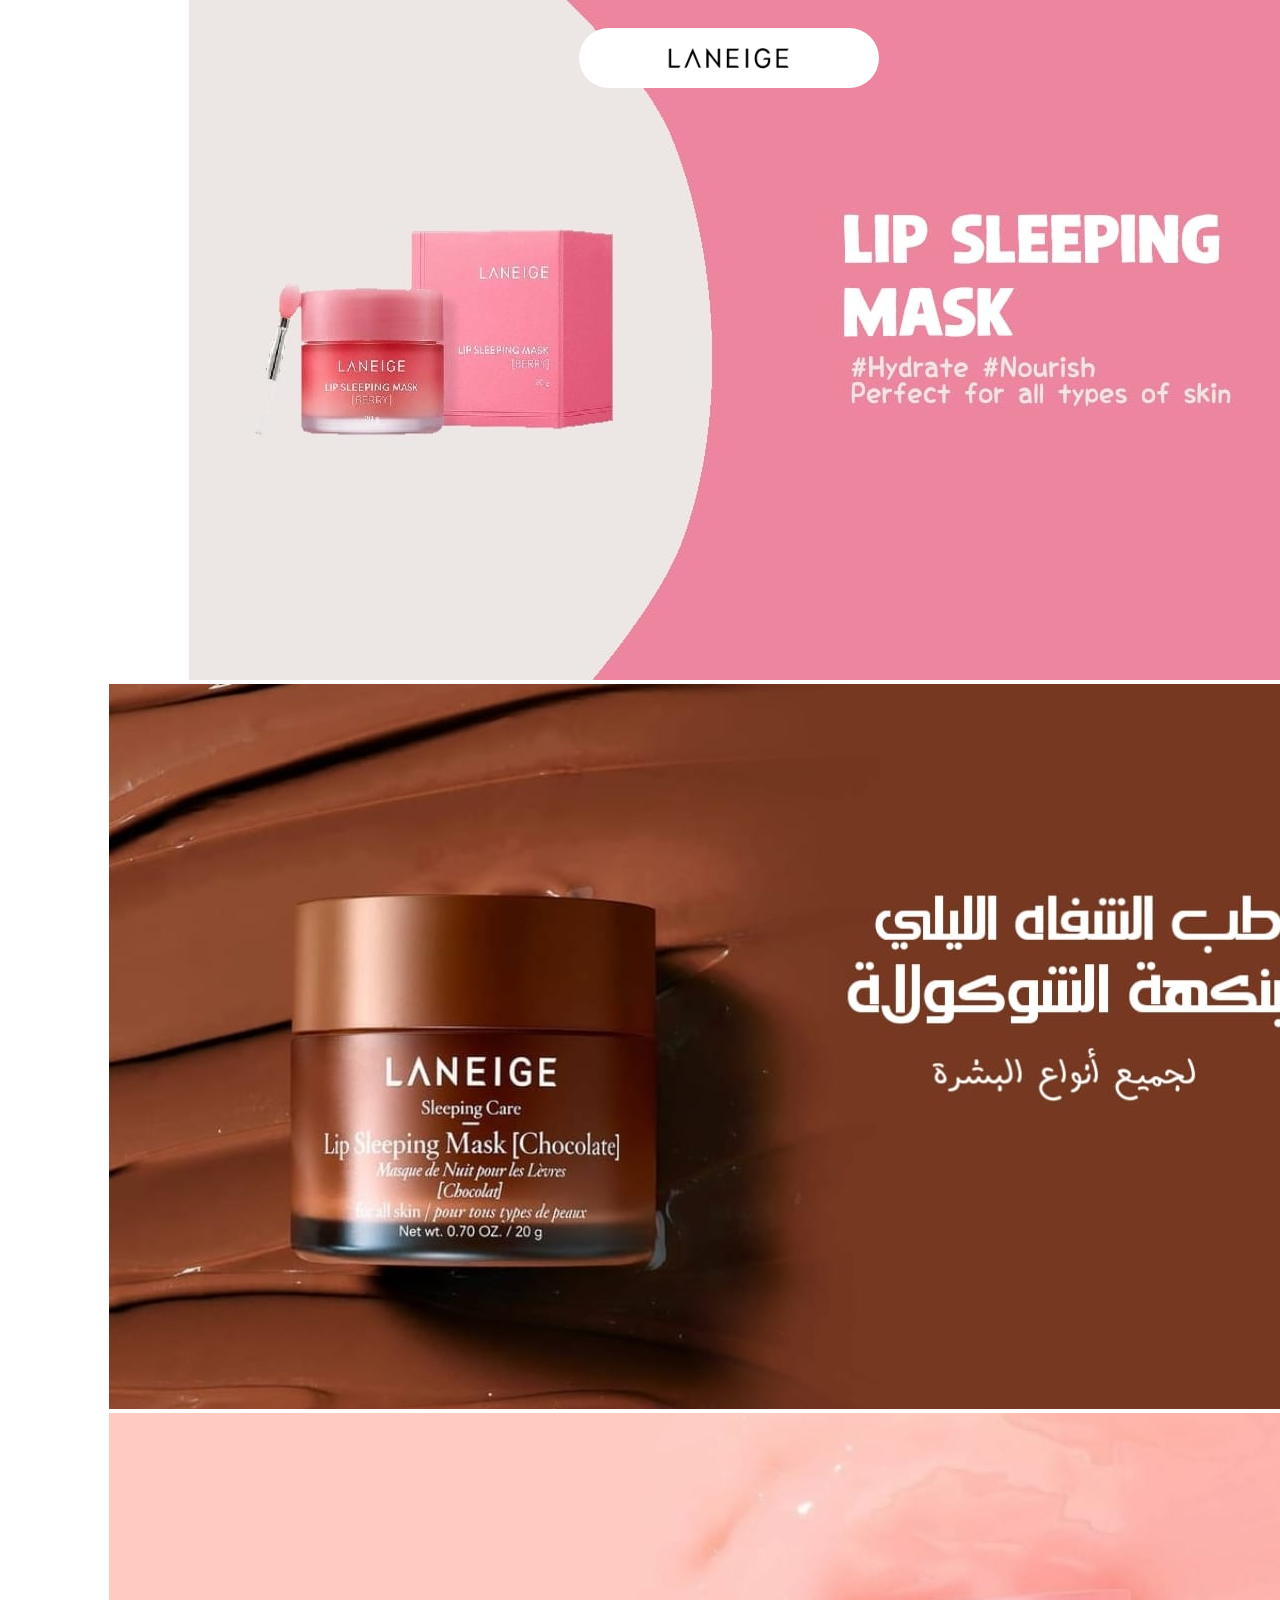
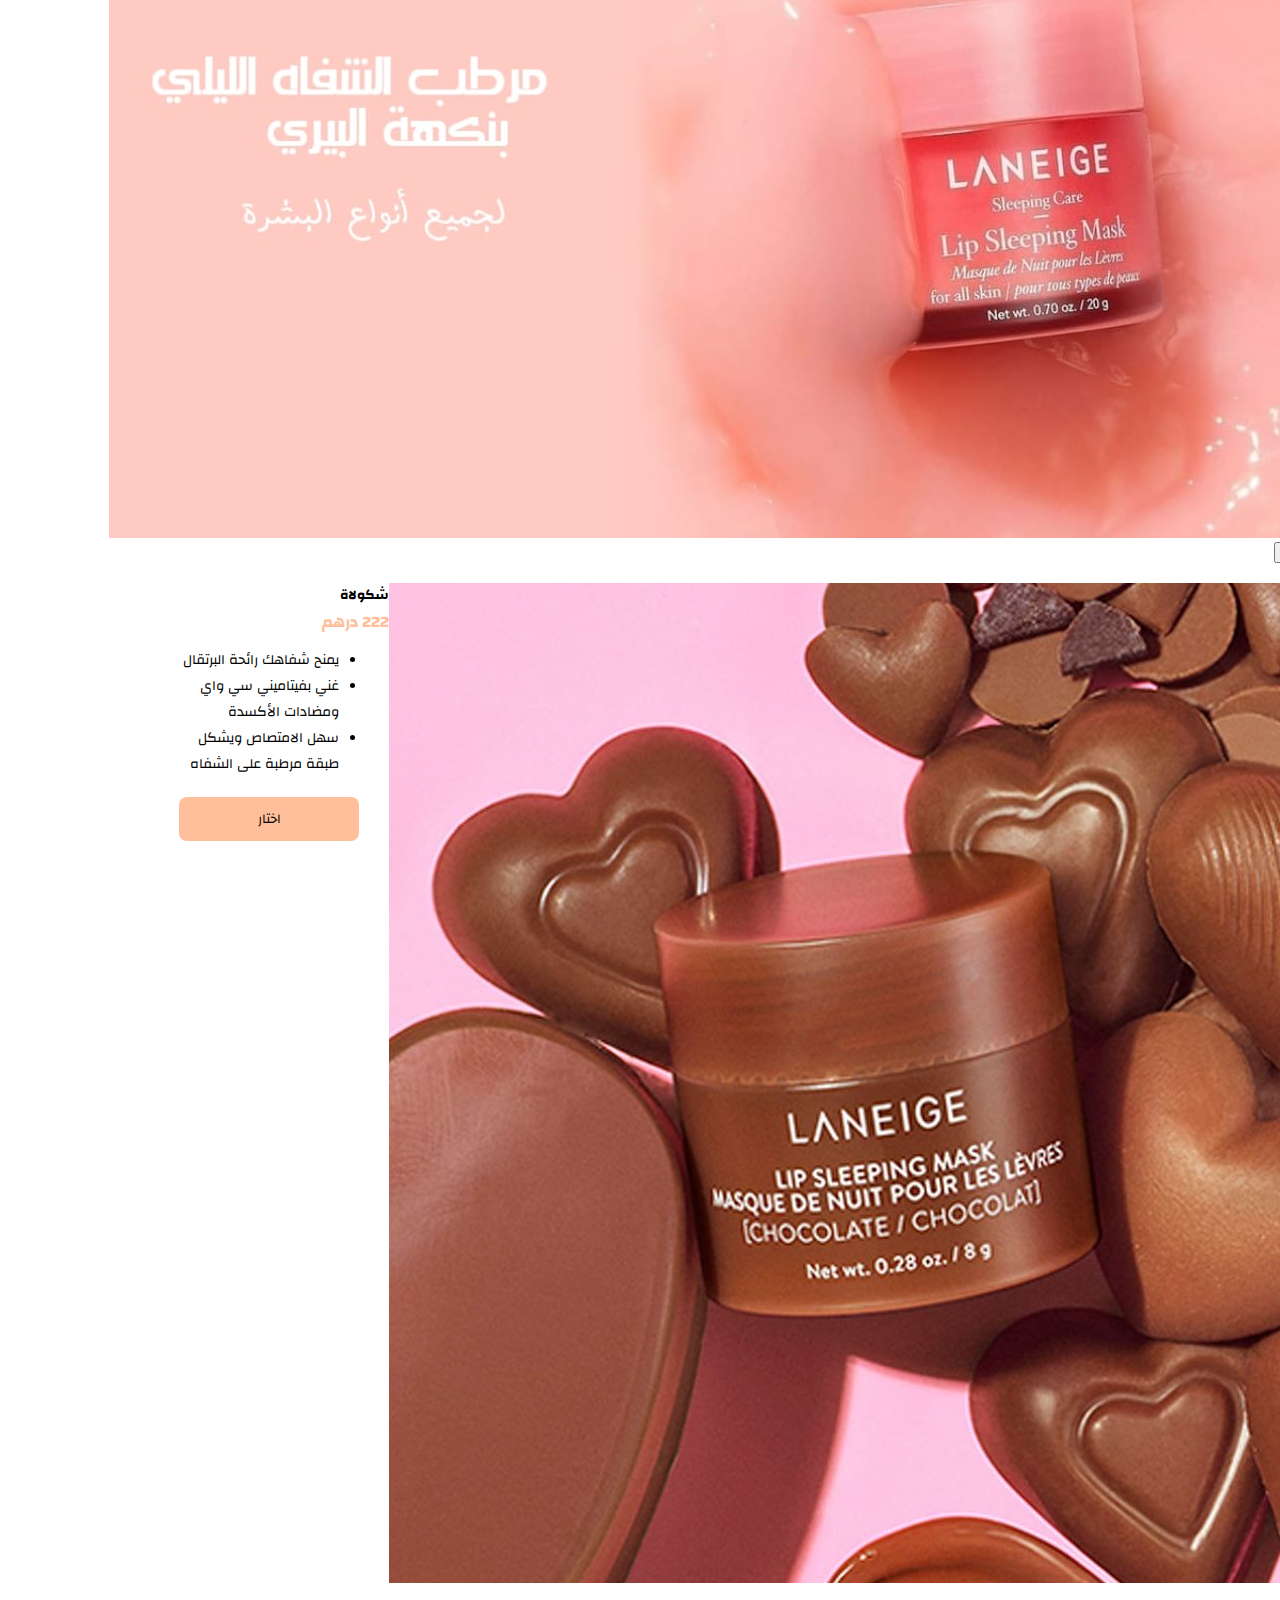
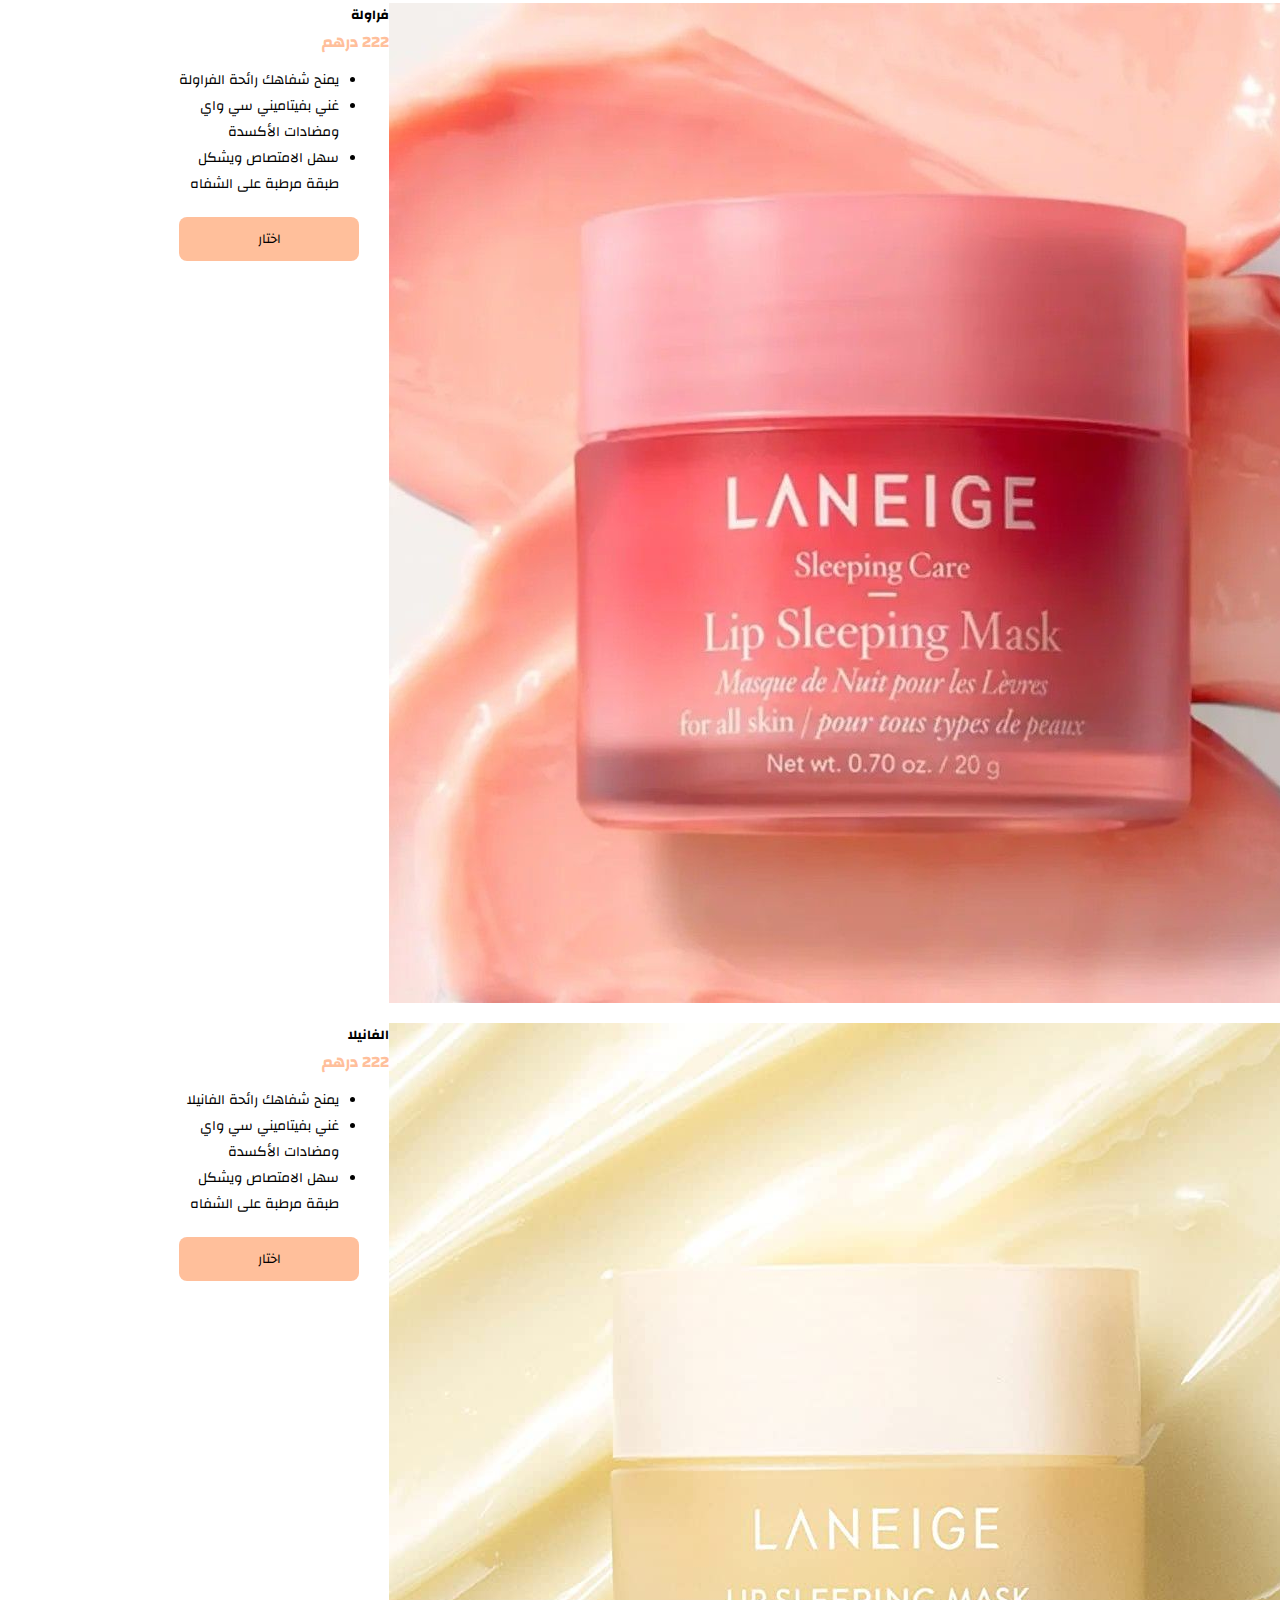
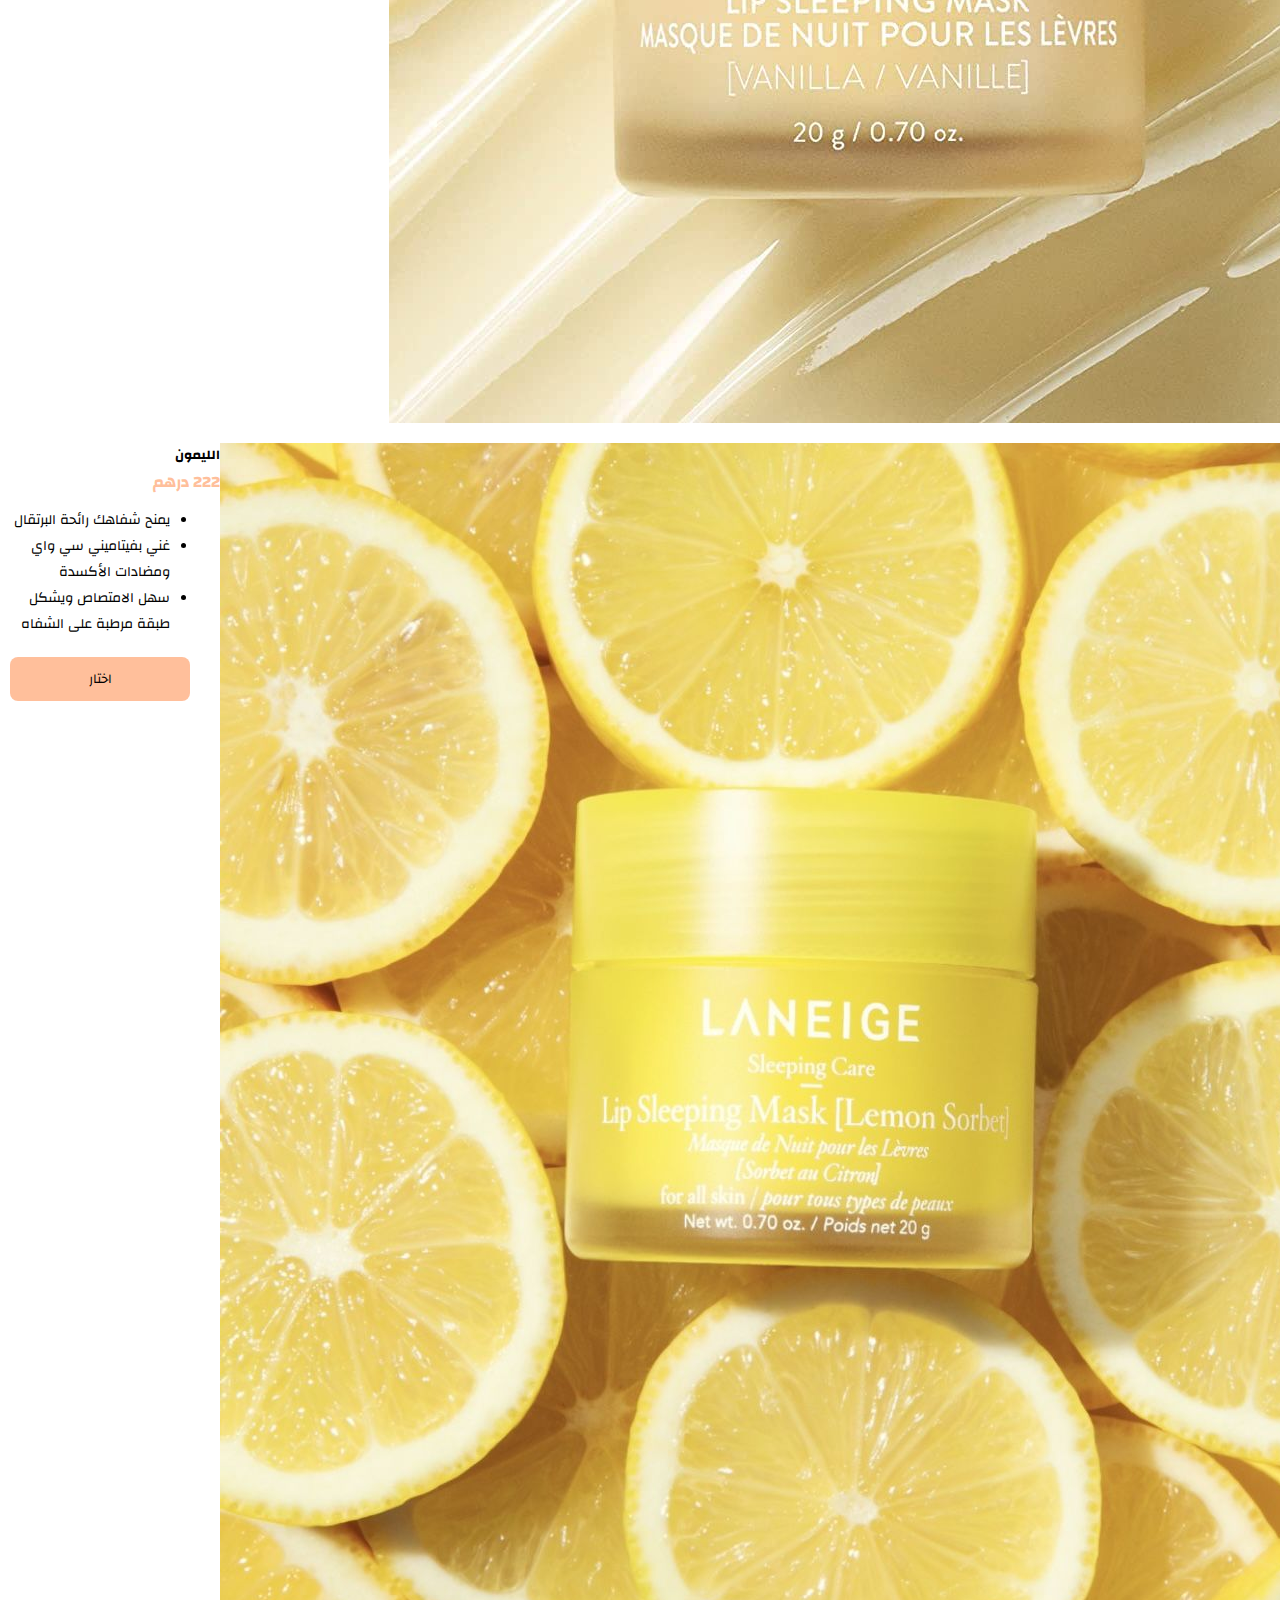
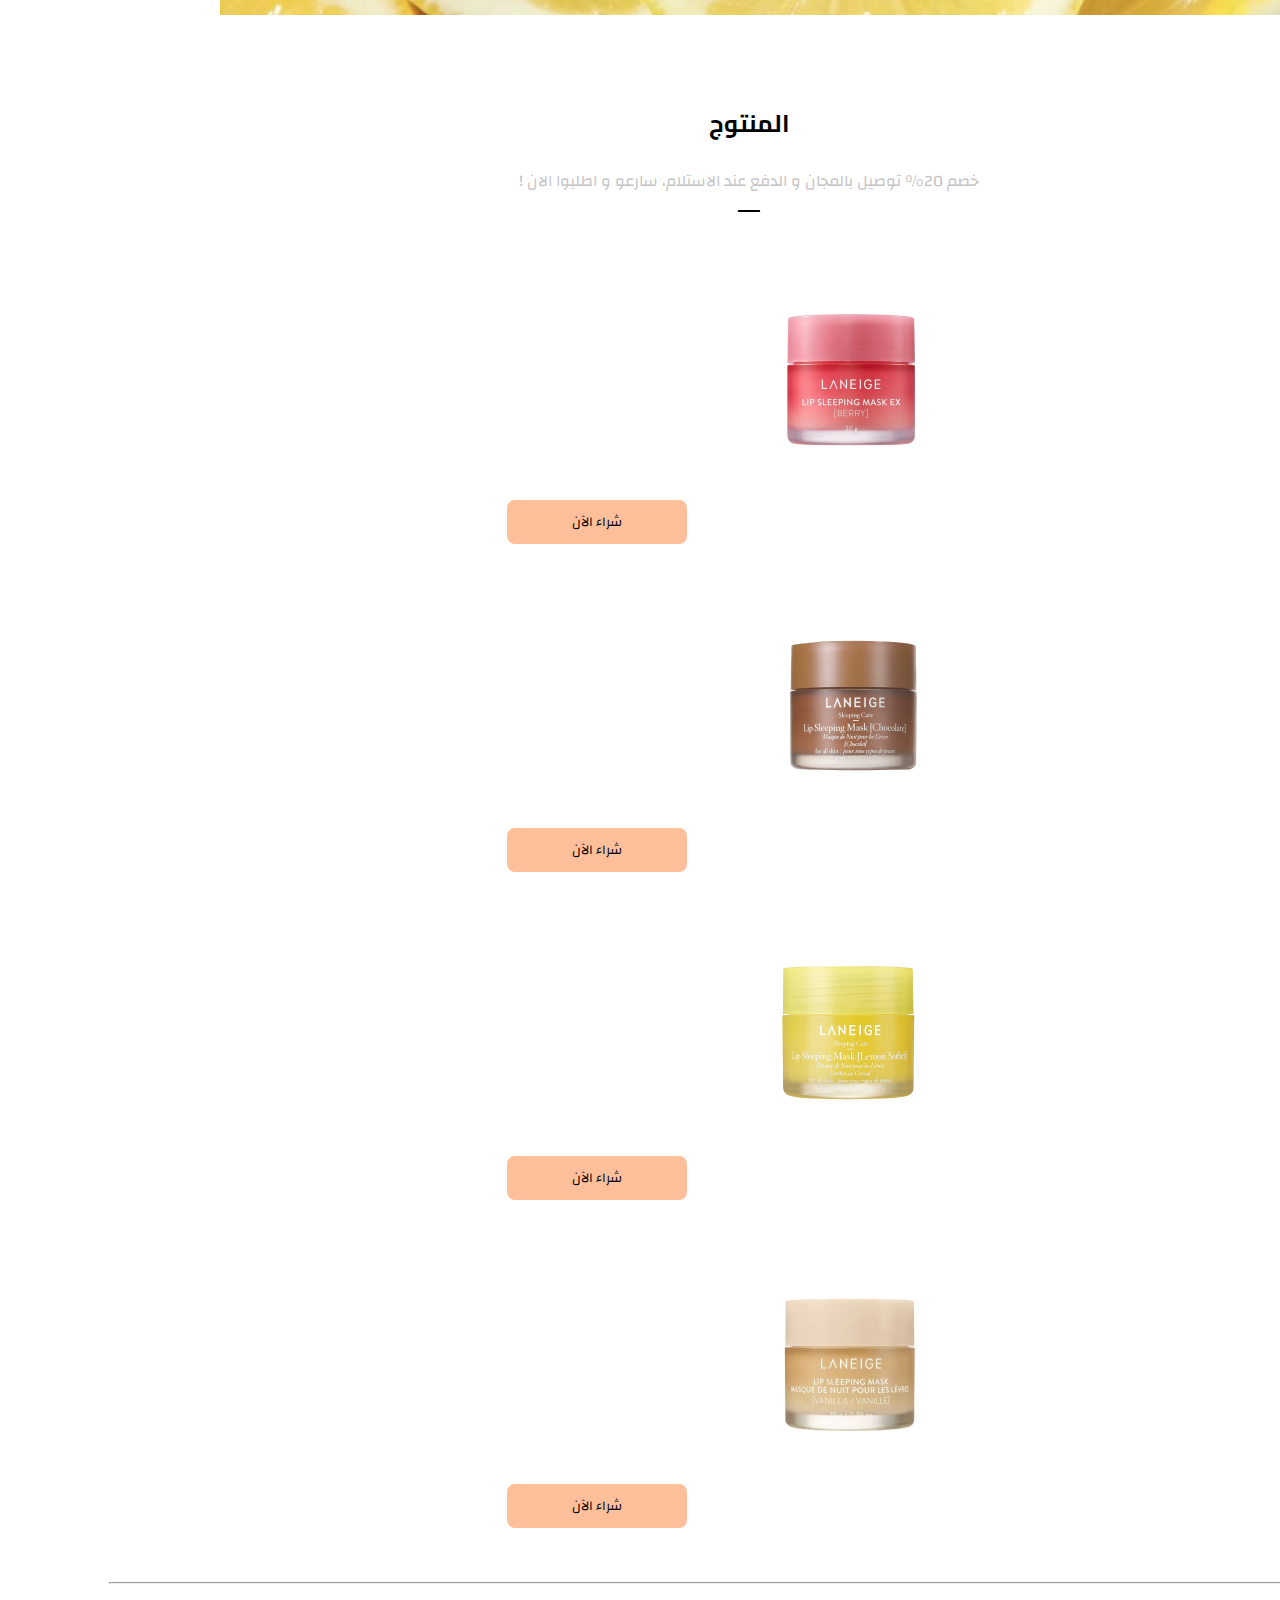
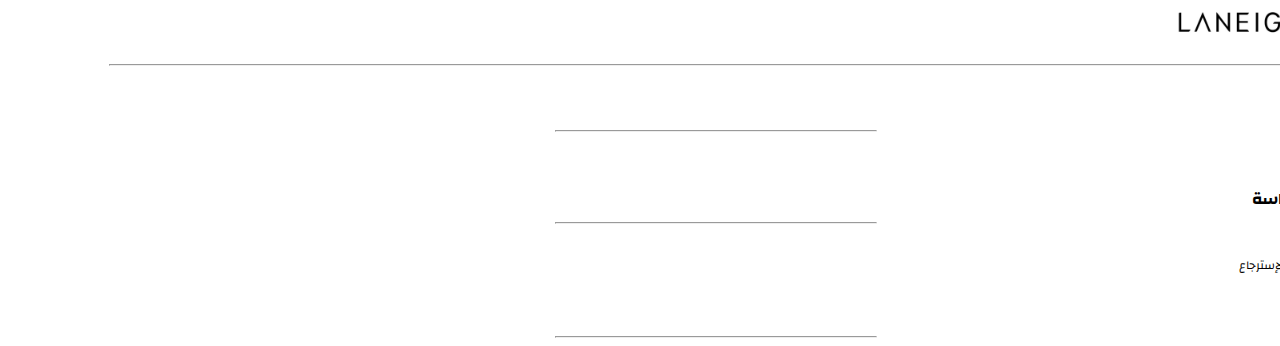
<file: index.html>
<!doctype html>
<html lang="ar" dir="rtl" >
  <head>
    <meta charset="utf-8">
    <meta name="viewport" content="width=device-width, initial-scale=1">
    <title>Product details</title>
    <link rel="stylesheet" href="product.css">
    <link rel="stylesheet" href="header.css">
    <!--GOOGLE FONTS-->
    <link rel="preconnect" href="https://fonts.googleapis.com">
    <link rel="preconnect" href="https://fonts.gstatic.com" crossorigin>
    <link href="https://fonts.googleapis.com/css2?family=Cairo&family=Changa&display=swap" rel="stylesheet">
    <!--Bootstrap link-->
    <link href="https://cdn.jsdelivr.net/npm/bootstrap@5.3.0-alpha1/dist/css/bootstrap.min.css" rel="stylesheet" integrity="sha384-GLhlTQ8iRABdZLl6O3oVMWSktQOp6b7In1Zl3/Jr59b6EGGoI1aFkw7cmDA6j6gD" crossorigin="anonymous">
  
<link rel="preconnect" href="https://fonts.gstatic.com" crossorigin>
<link href="https://fonts.googleapis.com/css2?family=Dancing+Script:wght@700&display=swap" rel="stylesheet">
  </head>
  <body>
  <!--header-->
  <div class="HF-container">
    <div class="nav-container sticky-top shadow p-3 bg-body-tertiary white">
      <a href="index.html"><img src="Laneige.jpeg" class="logo"> </a> 
    </div>
 <!--Carousel-->
 <div id="carouselExample" class="carousel slide">
  <div class="carousel-inner">
    <div class="carousel-item active">
      <img src="images/tt1.jpg" class="d-block w-100 cover" alt="...">
    </div>
    <div class="carousel-item">
      <img src="cov2.jpg" class="d-block w-100" alt="...">
    </div>
    <div class="carousel-item">
      <img src="cov1.jpg" class="d-block w-100" alt="...">
    </div>
  </div>
  <button class="carousel-control-prev" type="button" data-bs-target="#carouselExample" data-bs-slide="prev">
    <span class="carousel-control-prev-icon" aria-hidden="true"></span>
    <span class="visually-hidden">Previous</span>
  </button>
  <button class="carousel-control-next" type="button" data-bs-target="#carouselExample" data-bs-slide="next">
    <span class="carousel-control-next-icon" aria-hidden="true"></span>
    <span class="visually-hidden">Next</span>
  </button></div>

  <div class=" mx-auto mt-20 mb-20">
    <div class="row">
        <div class="col col-xs-12 col-sm-6 col-lg-3 col-xxl-3 container d-flex justify-content-center" >
          <div class=" s card flex-row flex-wrap " style="width: 18rem;">
            <img src="images/1.jpg" class="card-img-left img-fluid" alt="...">
            <div class="card-body">
              <h5 class="card-title text-center">شكولاة</h5>
              <p style="color:#FFBF9B" class="text text-center"><b>222 درهم</b></p>
              <UL class="list-sp">
                <LI><p class="card-text" style="font-size:14px">يمنح شفاهك رائحة البرتقال</p></LI>
                <li> <P style="font-size:14px" class="card-text" >غني بفيتاميني سي واي ومضادات الأكسدة </P></li>
                <li><P style="font-size:14px" class="card-text" >سهل الامتصاص ويشكل طبقة مرطبة على الشفاه </P></li>
              </UL>
            <button class="fcta-btn rounded-5" data-bs-toggle="modal" data-bs-target="#exampleModal"  onclick="window.location.href='about-product-chocolate.html';" ><span class="text">اختار</span></button>            </div>
          </div>
        </div>
  
    <div class="col col-xs-12 col-sm-6 col-lg-3 col-xxl-3  mr-20 d-flex justify-content-center">
    <div class="s card flex-row flex-wrap " style="width: 18rem;">
      <img src="images/img2.jpeg" class="card-img-left img-fluid" alt="...">
      <div class="card-body">
        <h5 class="card-title text-center">فراولة</h5>
        <p style="color:#FFBF9B;" class="text text-center mb-10"><b>222 درهم</b></p>
        <UL class="list-sp">
          <LI><p class="card-text" style="font-size:14px">يمنح شفاهك رائحة الفراولة</p></LI>
          <li> <P style="font-size:14px" class="card-text" >غني بفيتاميني سي واي ومضادات الأكسدة </P></li>
          <li><P style="font-size:14px" class="card-text" >سهل الامتصاص ويشكل طبقة مرطبة على الشفاه </P></li>
        </UL>
        <button class="fcta-btn rounded-5" data-bs-toggle="modal" data-bs-target="#exampleModal"  onclick="window.location.href='about-product-fraise.html';" ><span class="text">اختار</span></button>      </div>
    </div>
    </div>

        <div class="col col-xs-12 col-sm-6 col-lg-3 col-xxl-3 d-flex justify-content-center ">
          <div class=" s card flex-row flex-wrap" style="width: 18rem;">
            <img src="images/3.jpg" class="card-img-left img-fluid" alt="...">
            <div class="card-body">
              <h5 class="card-title text-center">الفانيلا</h5>
              <p style="color:#FFBF9B " class="text text-center"><b>222 درهم</b></p>
              <UL class="list-sp">
                <LI><p class="card-text" style="font-size:14px">يمنح شفاهك رائحة الفانيلا</p></LI>
                <li> <P style="font-size:14px" class="card-text" >غني بفيتاميني سي واي ومضادات الأكسدة </P></li>
                <li><P style="font-size:14px" class="card-text" >سهل الامتصاص ويشكل طبقة مرطبة على الشفاه </P></li>
              </UL>
              <button class="fcta-btn rounded-5" data-bs-toggle="modal" data-bs-target="#exampleModal"  onclick="window.location.href='about-product-vanille.html';" ><span class="text">اختار</span></button>             
            </div>
          </div>
        </div>

        <div class="col col-xs-12 col-sm-6 col-lg-3 col-xxl-3  d-flex justify-content-center ">
          <div class="s card flex-row flex-wrap " style="width: 18rem;">
            <img src="images/img5.jpg" class="card-img-left img-fluid" alt="...">
            <div class="card-body">
              <h5 class="card-title text-center">الليمون</h5>
              <p style="color:#FFBF9B;" class="text text-center" ><b>222 درهم</b></p>
              <UL class="list-sp">
                <LI><p class="card-text" style="font-size:14px">يمنح شفاهك رائحة البرتقال</p></LI>
                <li> <P style="font-size:14px" class="card-text" >غني بفيتاميني سي واي ومضادات الأكسدة </P></li>
                <li><P style="font-size:14px" class="card-text" >سهل الامتصاص ويشكل طبقة مرطبة على الشفاه </P></li>
              </UL>
             <button class="fcta-btn rounded-5" data-bs-toggle="modal" data-bs-target="#exampleModal"  onclick="window.location.href='about-product-lemon.html';" ><span class="text">اختار</span></button>
            </div>
          </div>
            </div>
            
      </div>
      </div>
   
    <br>
    <br>
  <!--THE PRODUCT-->
<div class="container mt-20">
  <div class="pd-container">
  <h2 style="font-family: 'Abril Fatface', cursive; font-family: 'Cairo', sans-serif;">المنتوج</h2>
  <p style="color:rgb(197, 196, 196) " class="text text-center">خصم 20% توصيل بالمجان و الدفع عند الاستلام، سارعو و اطلبوا الان !</p>
  <img src="dash-lg.svg" width="30px">
  <!---->
  <div class="row">
    <div class="col d-flex align-items-center flex-column">
  <img src="png/product3.jpeg" class="img-des-product img-fluid">
 <button class=" cta-btn  rounded-5" data-bs-toggle="modal" data-bs-target="#exampleModal" onclick="window.location.href='about-product-fraise.html';"><span class="text">شراء الآن</span></button>
  </div>
  <div class="col d-flex align-items-center flex-column">
    <img src="png/chocolate.jpg" class="img-des-product img-fluid">
   <button class=" cta-btn  rounded-5" data-bs-toggle="modal" data-bs-target="#exampleModal" onclick="window.location.href='about-product-chocolate.html';" ><span class="text">شراء الآن</span></button>
    </div>
    <div class="col d-flex align-items-center flex-column">
      <img src="png/lemon.jpg" class="img-des-product img-fluid">
     <button class=" cta-btn  rounded-5" data-bs-toggle="modal" data-bs-target="#exampleModal" onclick="window.location.href='about-product-lemon.html';" ><span class="text">شراء الآن</span></button>
      </div>
      <div class="col d-flex align-items-center flex-column">
        <img src="png/vanilla.jpg" class="img-des-product img-fluid">
       <button class=" cta-btn  rounded-5" data-bs-toggle="modal" data-bs-target="#exampleModal" onclick="window.location.href='about-product-vanille.html';"><span class="text">شراء الآن</span></button>
        </div>
</div>


</div>
  <br>
<br>

</div>

<!--footer-->
<hr style="color:rgb(164, 163, 163)">
<div class="d-flex align-items-center justify-content-center container">
<img src="Laneige.jpeg" class="logo"> </div>
<hr style="color:rgb(164, 163, 163)">
<div class="container text-center">
  <br>
  <div class="row">
    <div class="col col-md-4 col-xs-12 ">
      <div class="text text-center mb-0 p-0" style="font-weight:bold">اتصل بنا</div>
      <hr width="25%" class="sm-line">
    
      <div>
        <p style="font-size:12px">اتصل بنا</p>
        <p style="font-size:12px">الأسئلة المتكررة</p>
      </div>
    </div>
    <div class="col col-xs-12 col-md-4">
      <div class= "text-center text" style="font-weight:bold">الشروط و السياسة</div>
      <hr width="25%" class="sm-line">
      <div>
      <P style="font-size:12px">شروط اللإستخدام</P>
      <p style="font-size:12px">سياسة اللإستبدال و الإسترجاع </p>
      <p style="font-size:12px">سياسة الخصوصية</p>
    </div>
    </div>
    <div class="col col-xs-12 col-md-4 text" style="font-weight:bold">
      عن المتجر
      <hr width="25%" class="sm-line">
    </div>
  </div>
</div>






  <script src="https://cdn.jsdelivr.net/npm/bootstrap@5.3.0-alpha1/dist/js/bootstrap.bundle.min.js" integrity="sha384-w76AqPfDkMBDXo30jS1Sgez6pr3x5MlQ1ZAGC+nuZB+EYdgRZgiwxhTBTkF7CXvN" crossorigin="anonymous"></script>

</body>
</html>
</file>
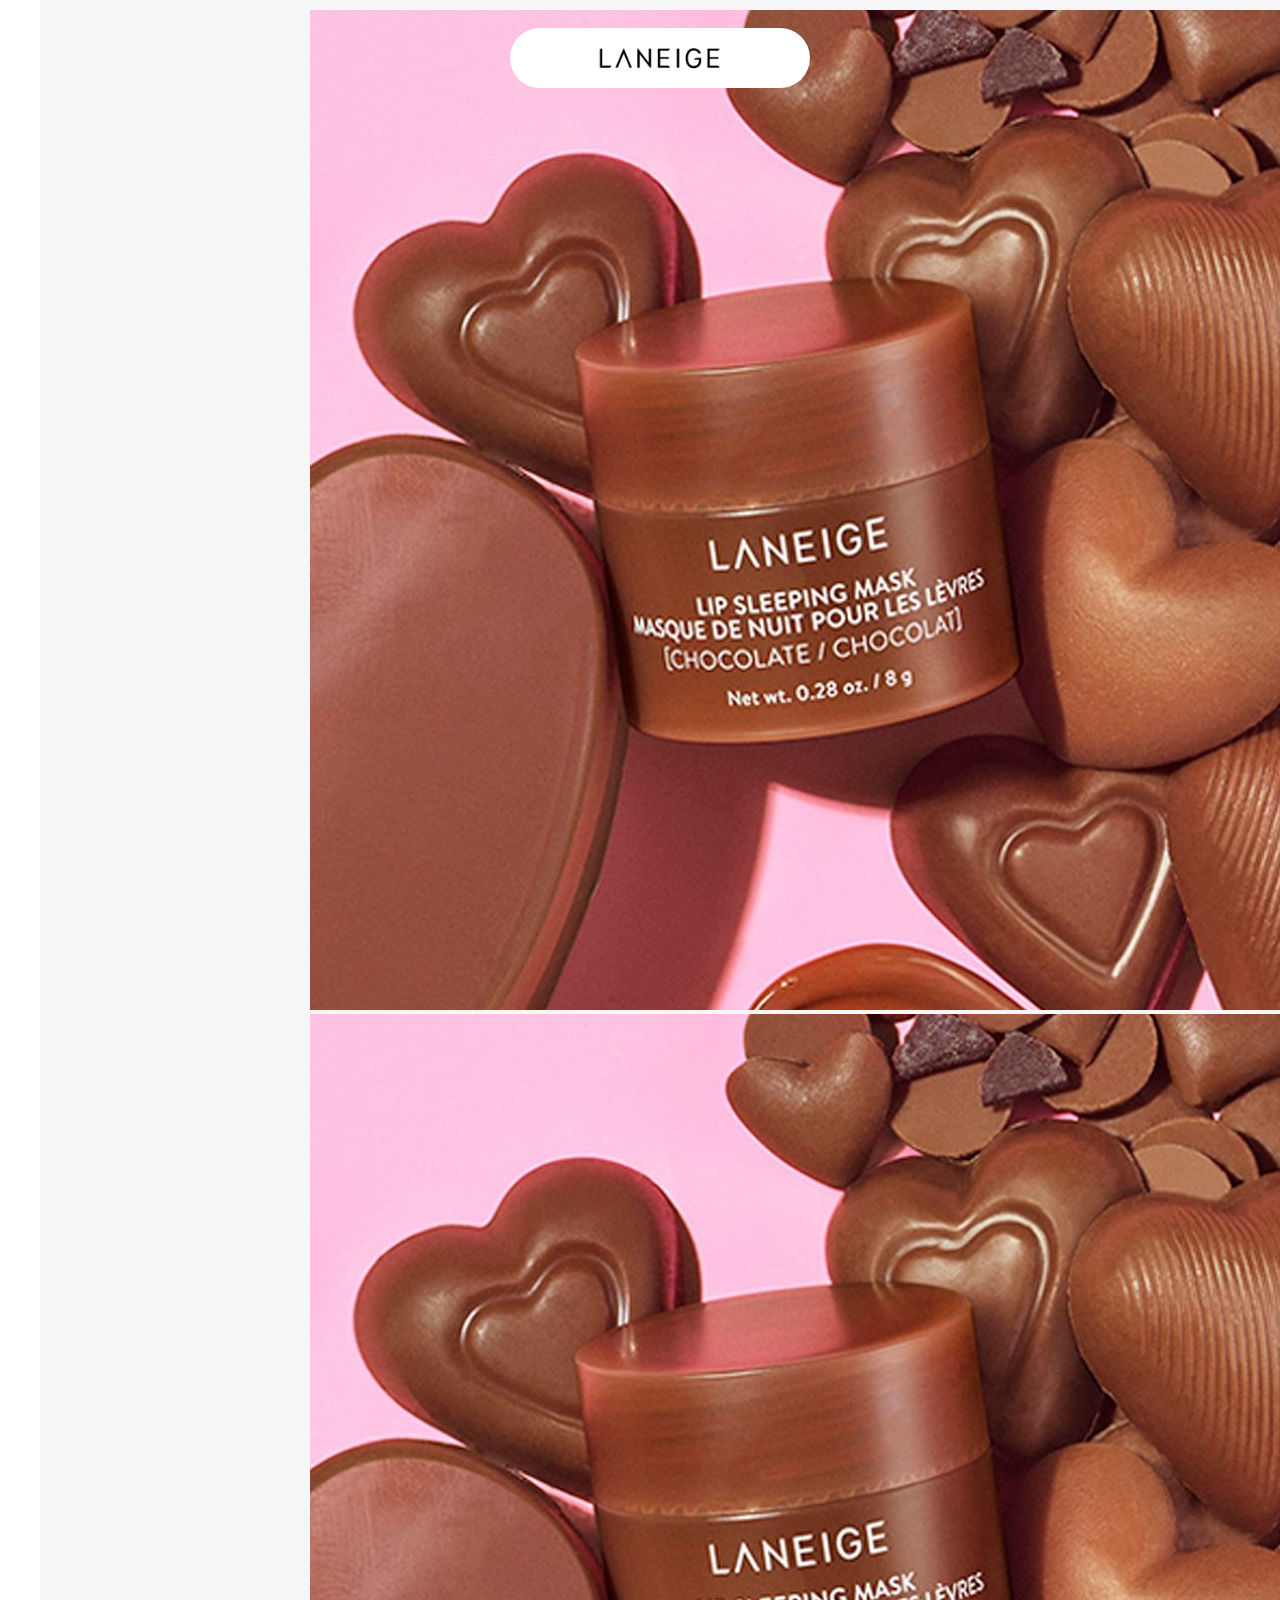
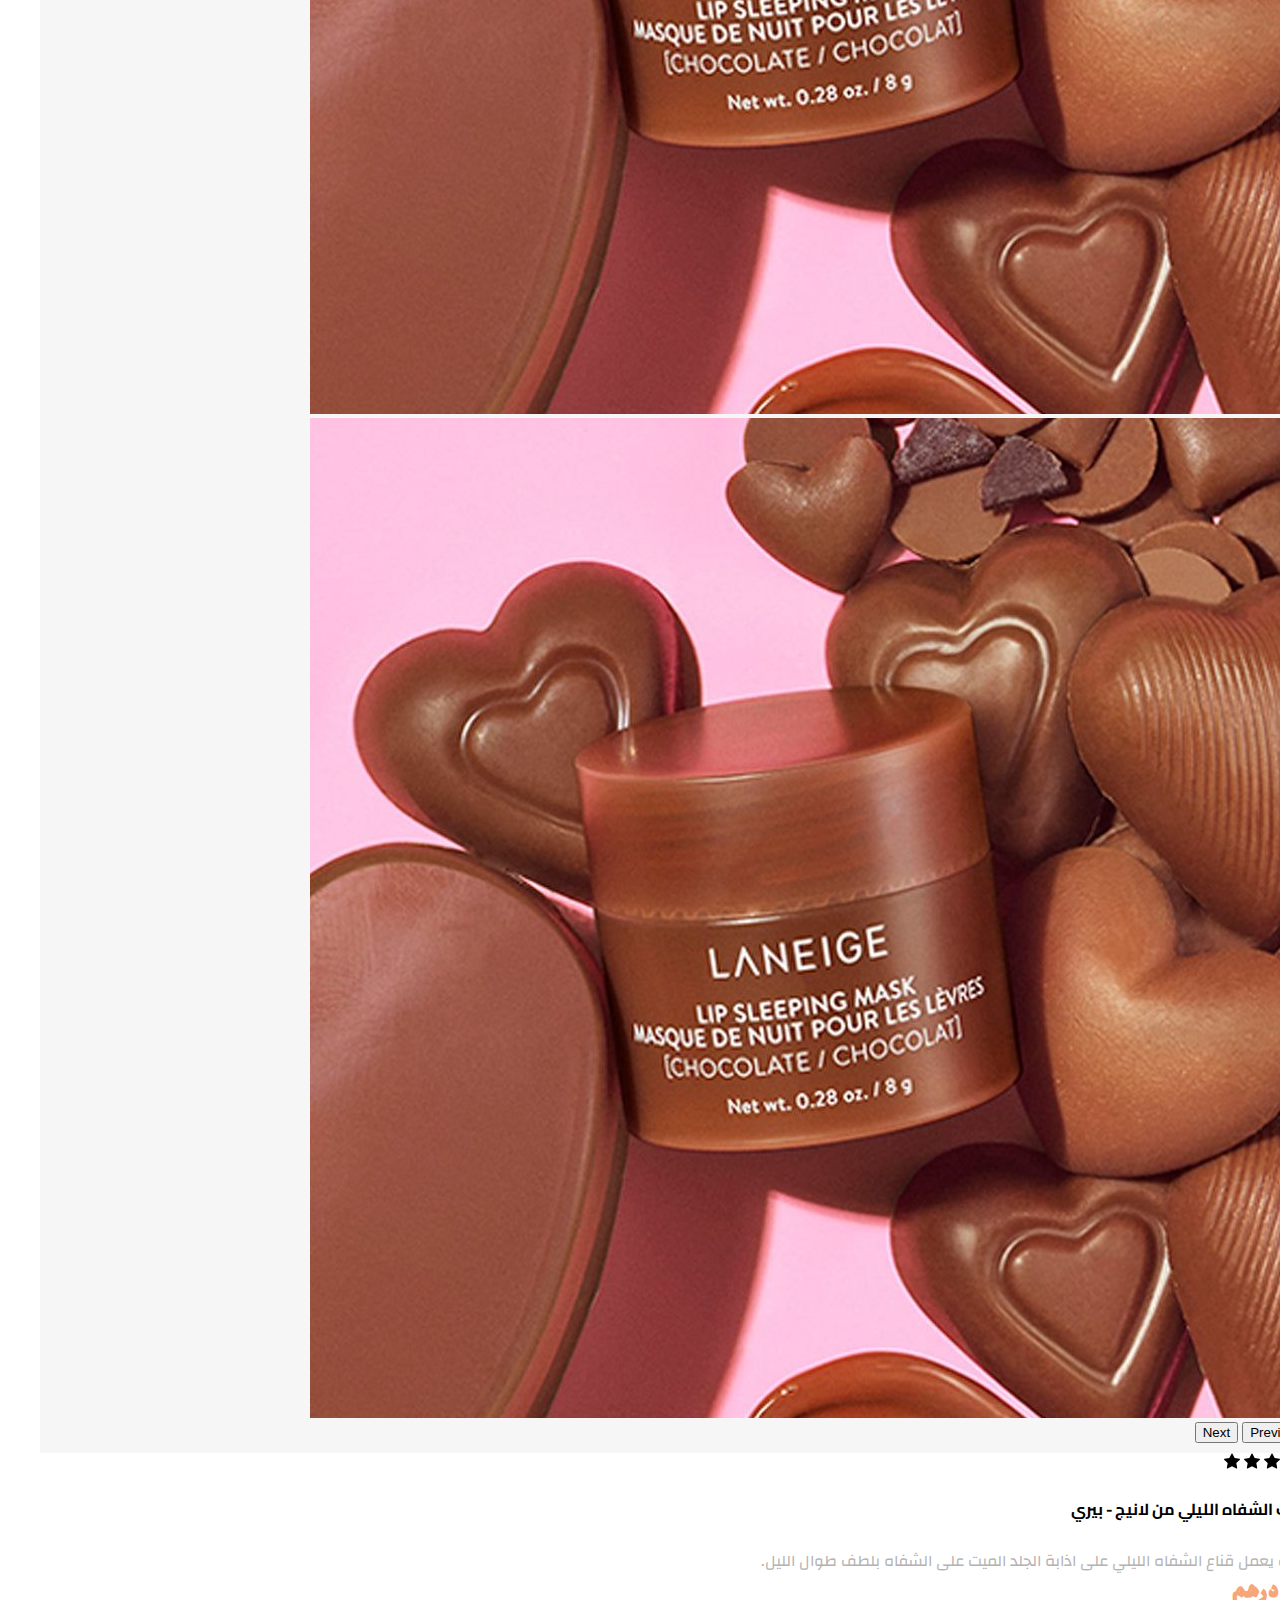
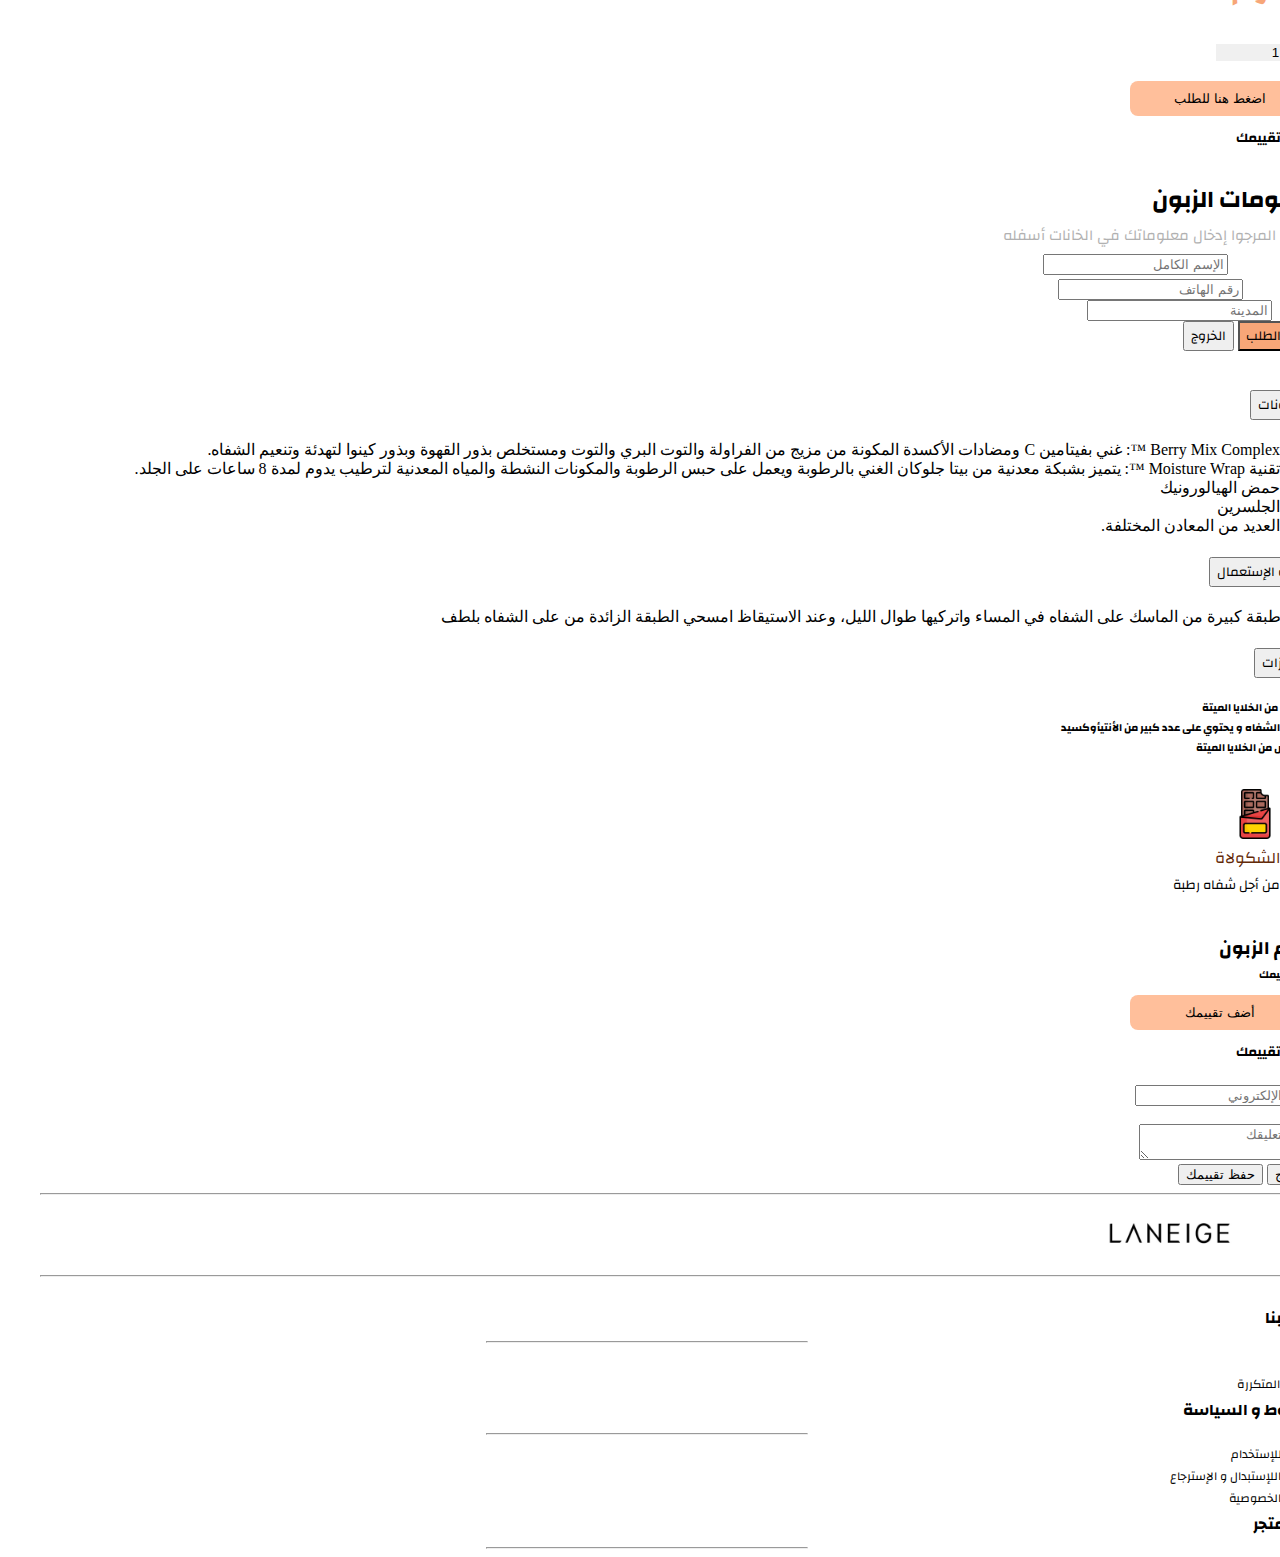
<file: about-product-chocolate.html>
<!doctype html>
<html lang="ar" dir="rtl">
  <head>
    <meta charset="utf-8">
    <meta name="viewport" content="width=device-width, initial-scale=1">
    <title>Product details</title>
    <!--Css Stylesheet-->
    <link rel="stylesheet" href="product.css">
    <link rel="stylesheet" href="general.css">
    <link rel="stylesheet" href="header.css">
    <!--GOOGLE_FONTS-->
    <link rel="preconnect" href="https://fonts.googleapis.com">
    <link rel="preconnect" href="https://fonts.gstatic.com" crossorigin>
    <link href="https://fonts.googleapis.com/css2?family=Cairo&family=Changa&display=swap" rel="stylesheet">
    <link rel="preconnect" href="https://fonts.googleapis.com">
    <link rel="preconnect" href="https://fonts.gstatic.com" crossorigin>
    <link href="https://fonts.googleapis.com/css2?family=Jomhuria&display=swap" rel="stylesheet">
    <!--bootstrap-->
    <link href="https://cdn.jsdelivr.net/npm/bootstrap@5.3.0-alpha1/dist/css/bootstrap.min.css" rel="stylesheet" integrity="sha384-GLhlTQ8iRABdZLl6O3oVMWSktQOp6b7In1Zl3/Jr59b6EGGoI1aFkw7cmDA6j6gD" crossorigin="anonymous">
  </head>
  <body>
<!--header-->
<div class="HF-container">
  <div class="nav-container sticky-top shadow p-3 bg-body-tertiary white">
    <a href="index.html"><img src="Laneige.jpeg" class="logo"> </a>
  </div> </div>
  <!--product l_P -->
  <div class="d-flex flex-wrap container justify-content-between">
      <!--CAROUSEL-->
      <div class="  col-xs-12 col-sm-12 col-md-12 col-lg-6">
      <div id="carouselExample" class="carousel slide border rounded-3" style="padding:10px; background-color: rgba(211, 211, 211 , 0.2);">
        <div class="carousel-inner">
          <div class="carousel-item active">
            <img src="images/1.jpg" class=" d-block w-100 rounded-3">
          </div>
          <div class="carousel-item">
            <img src="images/1.jpg" class="d-block w-100 ">
          </div>
          <div class="carousel-item">
            <img src="images/1.jpg" class="d-block w-100 ">
          </div>
        </div>
        <button class="carousel-control-prev" type="button" data-bs-target="#carouselExample" data-bs-slide="prev">
          <span class="carousel-control-prev-icon" aria-hidden="true"></span>
          <span class="visually-hidden">Previous</span>
        </button>
        <button class="carousel-control-next" type="button" data-bs-target="#carouselExample" data-bs-slide="next">
          <span class="carousel-control-next-icon" aria-hidden="true"></span>
          <span class="visually-hidden">Next</span>
        </button>
      </div></div>

      <!--DESCRIPTION PRODUCT-->
      <!--CARD-->
      <div class="col col-xs-12 col-sm-12 col-md-12 col-lg-6 ">
        <div class="card w-100 border-0">
          <div class="card-body">
              <div class="d-flex align-items-start justify-content-between flex-row mr-0 " style="width:120px; margin-right:0px; margin-bottom:10px;">
              <img src="Icons/star-fill.svg"class="star">
              <img src="Icons/star-fill.svg" class="star">
              <img src="Icons/star-fill.svg" class="star">
              <img src="Icons/star-fill.svg" class="star">
              <img src="Icons/star-fill.svg" class="star">
            </div>
            <h4 class="card-title" style="font-family:Cairo">مرطب الشفاه الليلي من لانيج - بيري</h4>
            <p style="color:rgb(180, 178, 178)" class="card-text">مرطب  يعمل قناع الشفاه الليلي على اذابة الجلد الميت على الشفاه بلطف طوال الليل.</p>
      <h3 style="color:#f7a678; margin-bottom: 12px;font-family:'Jomhuria', cursive; font-size:35px;" class="text">222 درهم</h3>
            <div class="d-flex flex-row align-items-center justify-content-between">

             <DIV style=" border-radius:4px; width:100%"  class="container d-flex flex-row justify-content-between">
                         <h6>الكمية :</h6>
              <input  style="border:none; background-color:rgb(240,240,240); text-align:center; width:100px;" type="number" min="1" max="100" value="1">
            
             </DIV>
            </div>
         <!--button trigerred modal formulaire-->
         <button class="cta-btn container btnform" type="button" class="btn btn-primary" data-toggle="modal" data-target="#exampleModal">
          اضغط هنا للطلب</button>
          
          <!-- Modal formulaire -->
          <div class="modal fade" id="exampleModal" tabindex="-1" aria-labelledby="exampleModalLabel" aria-hidden="true">
            <div class="modal-dialog modal-lg">
              <div class="modal-content">
                <div class="modal-header">
                  <h5 class="modal-title" id="exampleModalLabel">إضافة تقييمك</h5>
                  <button type="button" class="close" style="border:none; background-color: white;" data-dismiss="modal" aria-label="Close">
                    <span aria-hidden="true">&times;</span>
                  </button>
                </div>
                <div class="modal-body">
                    <form class="form-group ml-20" >
                      <h2 class="text" style="margin-top:10px">معلومات الزبون</h2>
                      <p style="color:rgb(177, 177, 177); font-size: 15px; margin-top:0px; margin-bottom:0px;">للطلب المرجوا إدخال معلوماتك في الخانات أسفله</p>
                    <div class="row">
                      <div class="col-12" height="40px">
                     <label for="Name" class="text">الإسم الكامل</label>
                     <input type="text" class="form-control" placeholder="الإسم الكامل"></div>
                    </div>
                    <div class="row"><div class="col-12 mb-10" >
                     <label for="Tel">رقم الهاتف</label>
                     <input type="text" class="form-control" placeholder="رقم الهاتف">
                    </div></div>
                    <div class="row mb-10">
                      <div class="col-12 mb-10">
                     <label for="City">المدينة</label>
                     <input type="text" class="form-control mb-10" placeholder="المدينة">
                     </div>
                    </div>
                    <div class="row mb-10 ">
                    <div class="col-12">
                  
                     </div></div>
                    </form> 
                    </div>
                <div class="modal-footer">
                  <div class="vstack gap-2 col-md-5 mx-auto">
                    <button type="button" class="btn " style="background-color:#f7a678"><p style="margin:0px; padding:0px;">تأكيد الطلب </p></button>
                    <button type="button" class="btn btn-outline-secondary" data-bs-dismiss="modal"><p style="margin:0px; padding:0px;">الخروج</p></button>
                  </div>
                </div>
              </div>
            </div>
          </div>
           </div>           
          </div>
   
<br>
           <!--Accordion: INGREDIENT , HOWITWORKS , BENEFITS-->
           <div class="accordion accordion-flush" id="accordionFlushExample">
            <div class="accordion-item">
              <h2 class="accordion-header">
                <button dir="rtl" class="accordion-button collapsed" type="button" data-bs-toggle="collapse" data-bs-target="#flush-collapseOne" aria-expanded="false" aria-controls="flush-collapseOne">
                  <P> المكونات</P> 
                </button>
              </h2>
              <div id="flush-collapseOne" class="accordion-collapse collapse" data-bs-parent="#accordionFlushExample">
                <div class="accordion-body">
                  <UL>
                    <LI>Berry Mix Complex ™: غني بفيتامين C ومضادات الأكسدة المكونة من مزيج من الفراولة والتوت البري والتوت ومستخلص بذور القهوة وبذور كينوا لتهدئة وتنعيم الشفاه.</LI>
                    <LI> تقنية Moisture Wrap ™: يتميز بشبكة معدنية من بيتا جلوكان الغني بالرطوبة ويعمل على حبس الرطوبة والمكونات النشطة والمياه المعدنية لترطيب يدوم لمدة 8 ساعات على الجلد.
                    </LI>
                    <LI> حمض الهيالورونيك</LI>
                    <LI> الجلسرين </LI>
                    <LI>  العديد  من المعادن المختلفة. </LI>
                  </UL>
                  
                </div>
              </div>
            </div>
            <div class="accordion-item">
              <h2 class="accordion-header">
                <button dir="rtl" class="accordion-button collapsed" type="button" data-bs-toggle="collapse" data-bs-target="#flush-collapseTwo" aria-expanded="false" aria-controls="flush-collapseTwo">
                <P> كيفية الإستعمال</P> 
                </button>
              </h2>
              <div id="flush-collapseTwo" class="accordion-collapse collapse" data-bs-parent="#accordionFlushExample">
                <div class="accordion-body">ضعي طبقة كبيرة من الماسك على الشفاه في المساء واتركيها طوال الليل، وعند الاستيقاظ امسحي الطبقة الزائدة من على الشفاه بلطف</div>
              </div>
            </div>
            <div class="accordion-item">
              <h2 class="accordion-header">
                <button  dir="rtl" class="accordion-button collapsed" type="button" data-bs-toggle="collapse" data-bs-target="#flush-collapseThree" aria-expanded="false" aria-controls="flush-collapseThree">
                  <P> المميزات</P> 
                </button>
              </h2>
              <div id="flush-collapseThree" class="accordion-collapse collapse" data-bs-parent="#accordionFlushExample">
                <div class="accordion-body">
                  <H6> ٠١   يتخلص من الخلايا الميتة </H6>
                  <H6>٠٢ يرطب الشفاه و يحتوي على عدد كبير من الأنتيأوكسيد  </H6>
                  <H6> ٠٣   يتخلص من الخلايا الميتة </H6>
                  
              </div>
              </div>
            </div>
          </div>
 </div></div>


<!--CARD ADDED-->
<div class="card text-white text-center p-15 border-right-0 border-left-0">
  <blockquote class="blockquote mb-0">
    <img src="chocolate.png" width="50px" height="50px" style="margin-top:15px;">
    <p style="color:#632a08;">الشكولاة</p>
    <footer class="blockquote-footer">
      <small><P>
       من أجل شفاه رطبة 
     </P> </small>
    </footer>
  </blockquote>
</div>
<br>

          <!--clients-opinion-->
          <div class="container-rating container d-flex flex-column align-items-center justify-content-center">
          <h3>تقييم الزبون</h3>
          <h6>أضف تقييمك</h6>
          <!--stars rating-->
     
          <!--button AO-->
          <button class="cta-btn" type="button" class="btn btn-primary" data-toggle="modal" data-target="#exampleModal">
            أضف تقييمك</button>
            
            <!-- Modal -->
            <div class="modal fade" id="exampleModal" tabindex="-1" aria-labelledby="exampleModalLabel" aria-hidden="true">
              <div class="modal-dialog">
                <div class="modal-content">
                  <div class="modal-header">
                    <h5 class="modal-title" id="exampleModalLabel">إضافة تقييمك</h5>
                    <button type="button" class="close" data-dismiss="modal" aria-label="Close">
                      <span aria-hidden="true">&times;</span>
                    </button>
                  </div>
                  <div class="modal-body">
                    <form>
                      <div class="form-group">
                        <input type="text" class="form-control" id="recipient-name" placeholder="البريد الإلكتروني">
                      </div>
                      <br>
                      <div class="form-group">
                        <textarea class="form-control" id="message-text" placeholder="اكتب تعليقك"></textarea>
                      </div>
                    </form>
                  </div>
                  <div class="modal-footer">
                    <button type="button" class="btn btn-secondary" data-dismiss="modal">الخروج</button>
                    <button type="button" class="btn btn-dark">حفظ تقييمك</button>
                  </div>
                </div>
              </div>
            </div>
          </div>

    

          <hr style="color:rgb(164, 163, 163)">
          <div class="d-flex align-items-center justify-content-center container">
          <img src="Laneige.jpeg" class="logo"> </div>
          <hr style="color:rgb(164, 163, 163)">
          <div class="container text-center">
            <br>
            <div class="row">
              <div class="col col-md-4 col-xs-12 ">
                <div class="text text-center mb-0 p-0" style="font-weight:bold">اتصل بنا</div>
                <hr width="25%" class="sm-line">
              
                <div>
                  <p style="font-size:12px">اتصل بنا</p>
                  <p style="font-size:12px">الأسئلة المتكررة</p>
                </div>
              </div>
              <div class="col col-xs-12 col-md-4">
                <div class= "text-center text" style="font-weight:bold">الشروط و السياسة</div>
                <hr width="25%" class="sm-line">
                <div>
                <P style="font-size:12px">شروط اللإستخدام</P>
                <p style="font-size:12px">سياسة اللإستبدال و الإسترجاع </p>
                <p style="font-size:12px">سياسة الخصوصية</p>
              </div>
              </div>
              <div class="col col-xs-12 col-md-4 text" style="font-weight:bold">
                عن المتجر
                <hr width="25%" class="sm-line">
              </div>
            </div>
          </div>
          <script src="https://code.jquery.com/jquery-3.5.1.slim.min.js" integrity="sha384-DfXdz2htPH0lsSSs5nCTpuj/zy4C+OGpamoFVy38MVBnE+IbbVYUew+OrCXaRkfj" crossorigin="anonymous"></script>
          <script src="https://cdn.jsdelivr.net/npm/popper.js@1.16.1/dist/umd/popper.min.js" integrity="sha384-9/reFTGAW83EW2RDu2S0VKaIzap3H66lZH81PoYlFhbGU+6BZp6G7niu735Sk7lN" crossorigin="anonymous"></script>
          <script src="https://cdn.rtlcss.com/bootstrap/v4.5.3/js/bootstrap.min.js" integrity="sha384-VmD+lKnI0Y4FPvr6hvZRw6xvdt/QZoNHQ4h5k0RL30aGkR9ylHU56BzrE2UoohWK" crossorigin="anonymous"></script>
          <script src="https://cdn.rtlcss.com/bootstrap/v4.5.3/js/bootstrap.bundle.min.js" integrity="sha384-40ix5a3dj6/qaC7tfz0Yr+p9fqWLzzAXiwxVLt9dw7UjQzGYw6rWRhFAnRapuQyK" crossorigin="anonymous"></script>
  <script src="https://cdn.jsdelivr.net/npm/bootstrap@5.3.0-alpha1/dist/js/bootstrap.bundle.min.js" integrity="sha384-w76AqPfDkMBDXo30jS1Sgez6pr3x5MlQ1ZAGC+nuZB+EYdgRZgiwxhTBTkF7CXvN" crossorigin="anonymous"></script>
  </body>
</html>
</file>
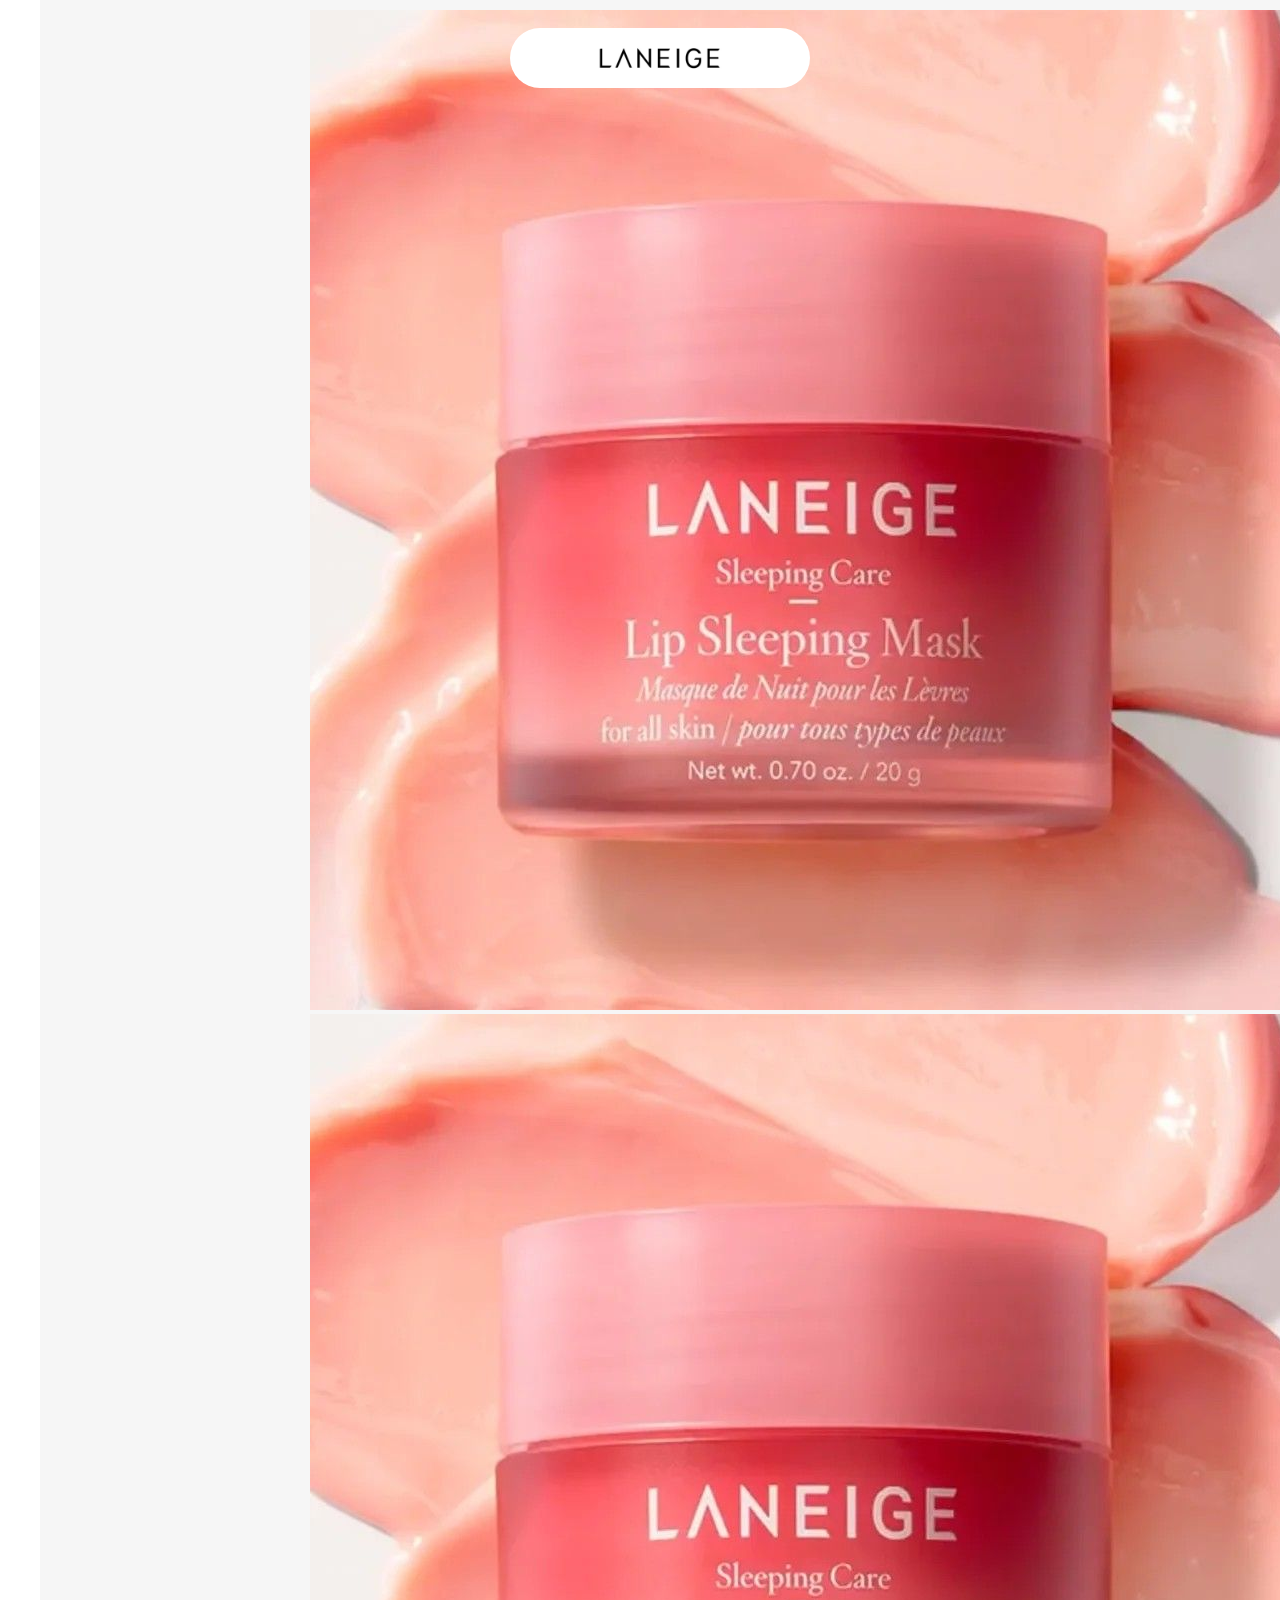
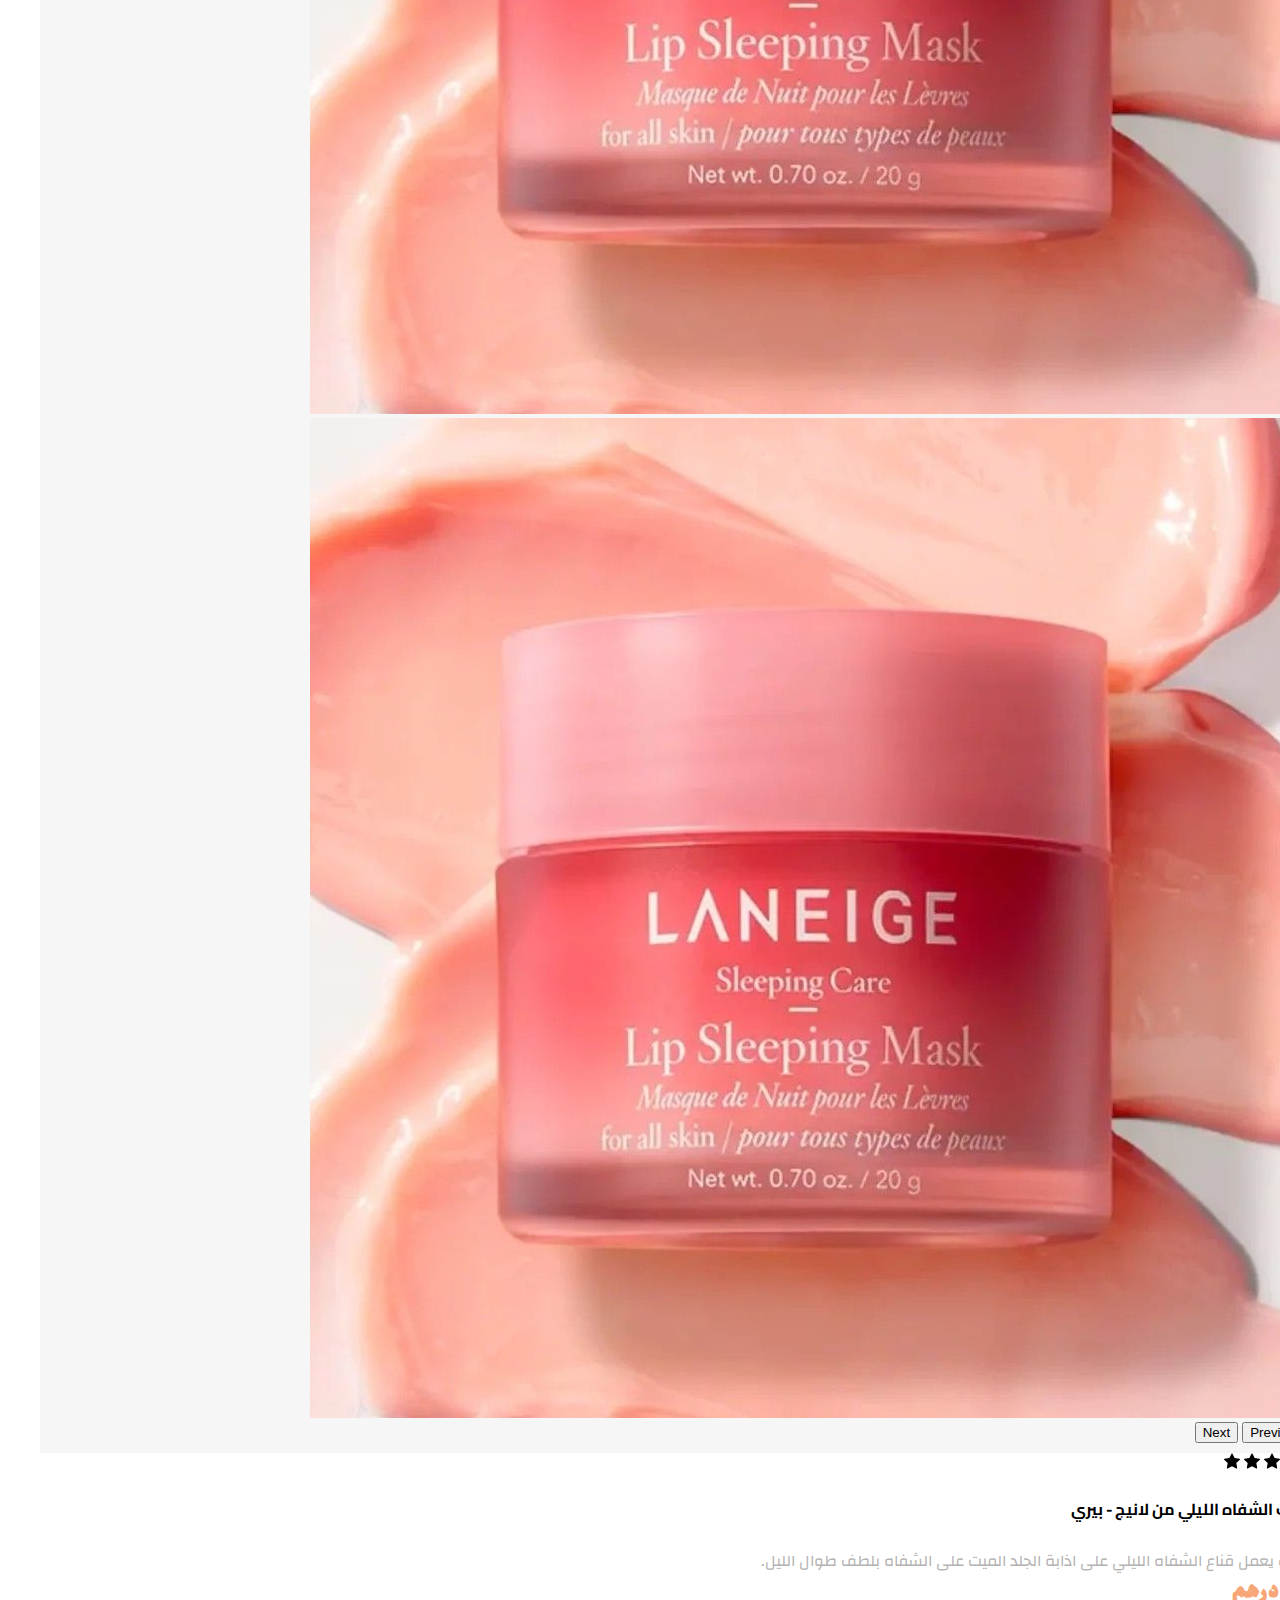
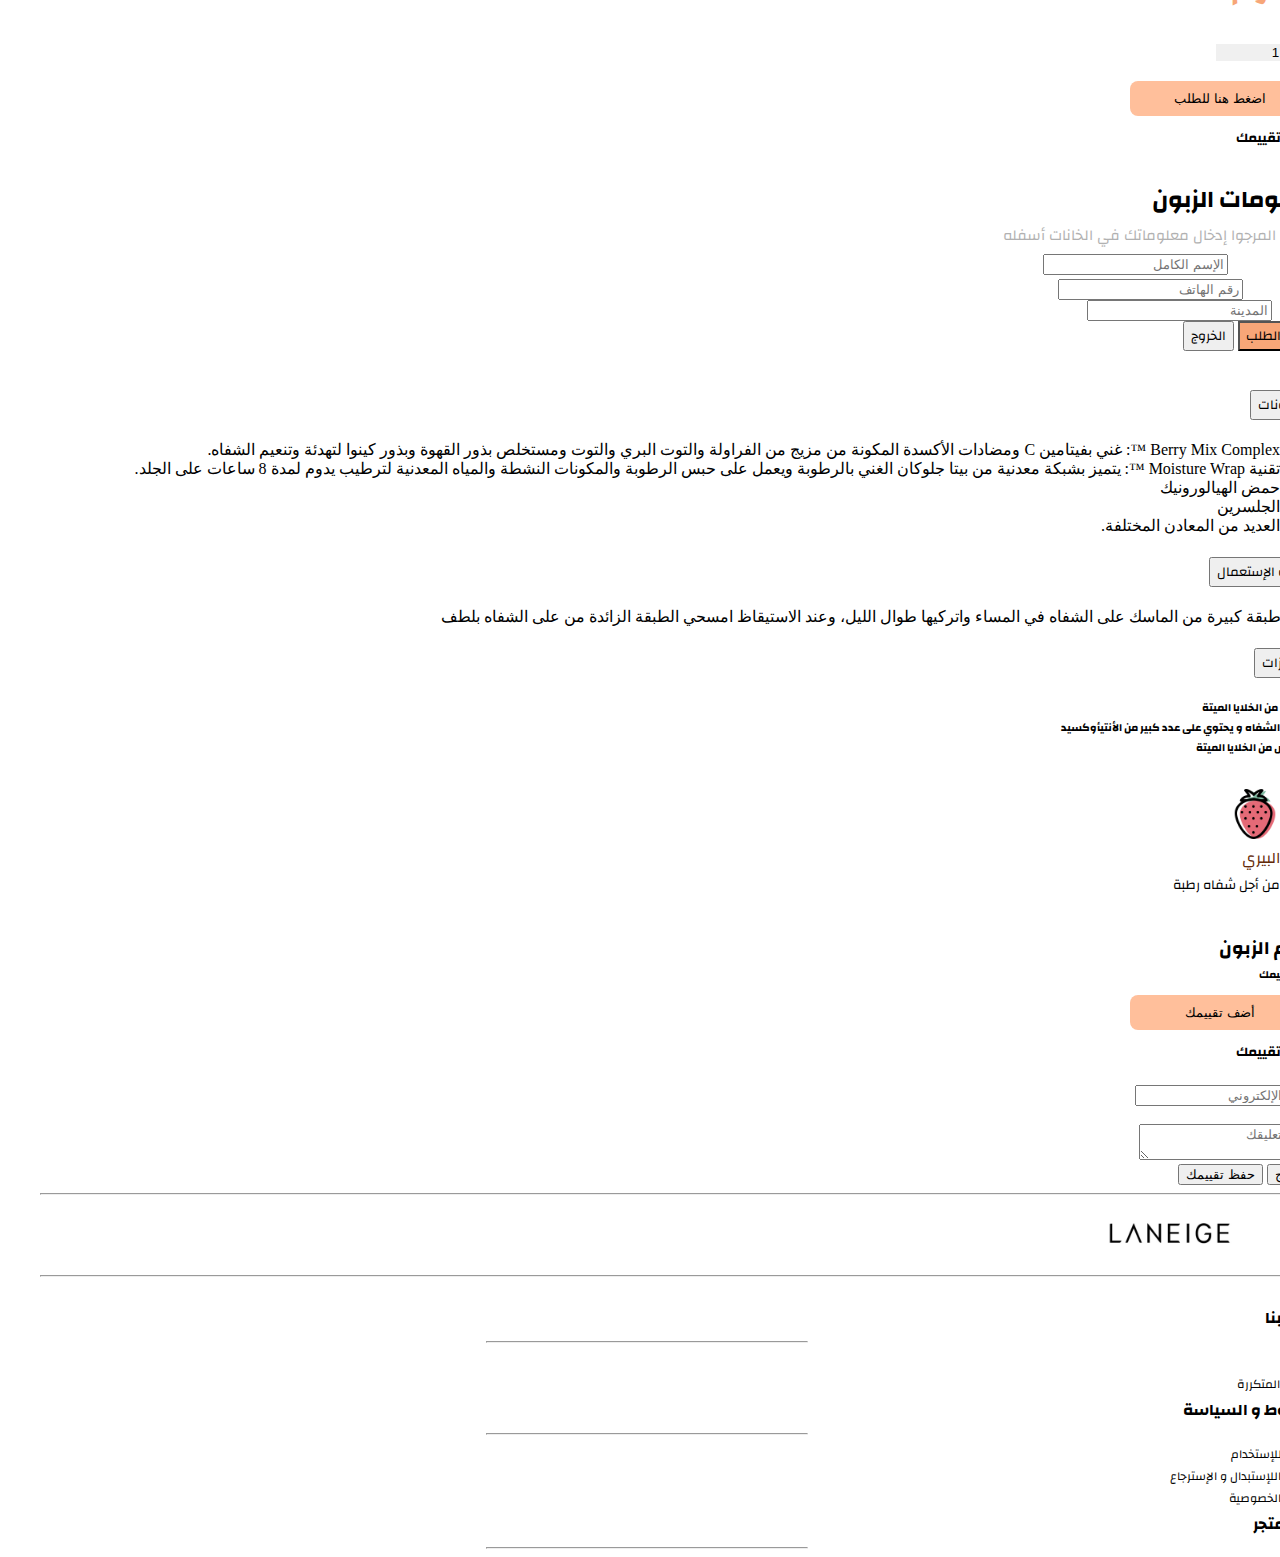
<file: about-product-fraise.html>
<!doctype html>
<html lang="ar" dir="rtl">
  <head>
    <meta charset="utf-8">
    <meta name="viewport" content="width=device-width, initial-scale=1">
    <title>Product details</title>
    <!--Css Stylesheet-->
    <link rel="stylesheet" href="product.css">
    <link rel="stylesheet" href="general.css">
    <link rel="stylesheet" href="header.css">
    <!--GOOGLE_FONTS-->
    <link rel="preconnect" href="https://fonts.googleapis.com">
    <link rel="preconnect" href="https://fonts.gstatic.com" crossorigin>
    <link href="https://fonts.googleapis.com/css2?family=Cairo&family=Changa&display=swap" rel="stylesheet">
    <link rel="preconnect" href="https://fonts.googleapis.com">
    <link rel="preconnect" href="https://fonts.gstatic.com" crossorigin>
    <link href="https://fonts.googleapis.com/css2?family=Jomhuria&display=swap" rel="stylesheet">
    <!--bootstrap-->
    <link href="https://cdn.jsdelivr.net/npm/bootstrap@5.3.0-alpha1/dist/css/bootstrap.min.css" rel="stylesheet" integrity="sha384-GLhlTQ8iRABdZLl6O3oVMWSktQOp6b7In1Zl3/Jr59b6EGGoI1aFkw7cmDA6j6gD" crossorigin="anonymous">
  </head>
  <body>
<!--header-->
<div class="HF-container">
  <div class="nav-container sticky-top shadow p-3 bg-body-tertiary white">
    <a href="index.html"><img src="Laneige.jpeg" class="logo"> </a>
  </div> </div>
  <!--product l_P -->
  <div class="d-flex flex-wrap container justify-content-between">
      <!--CAROUSEL-->
      <div class="  col-xs-12 col-sm-12 col-md-12 col-lg-6">
      <div id="carouselExample" class="carousel slide border rounded-3" style="padding:10px; background-color: rgba(211, 211, 211 , 0.2);">
        <div class="carousel-inner">
          <div class="carousel-item active">
            <img src="images/img2.jpeg" class=" d-block w-100 rounded-3">
          </div>
          <div class="carousel-item">
            <img src="images/img2.jpeg" class="d-block w-100 ">
          </div>
          <div class="carousel-item">
            <img src="images/img2.jpeg" class="d-block w-100 ">
          </div>
        </div>
        <button class="carousel-control-prev" type="button" data-bs-target="#carouselExample" data-bs-slide="prev">
          <span class="carousel-control-prev-icon" aria-hidden="true"></span>
          <span class="visually-hidden">Previous</span>
        </button>
        <button class="carousel-control-next" type="button" data-bs-target="#carouselExample" data-bs-slide="next">
          <span class="carousel-control-next-icon" aria-hidden="true"></span>
          <span class="visually-hidden">Next</span>
        </button>
      </div></div>

      <!--DESCRIPTION PRODUCT-->
      <!--CARD-->
      <div class="col col-xs-12 col-sm-12 col-md-12 col-lg-6 ">
        <div class="card w-100 border-0">
          <div class="card-body">
              <div class="d-flex align-items-start justify-content-between flex-row mr-0 " style="width:120px; margin-right:0px; margin-bottom:10px;">
              <img src="Icons/star-fill.svg"class="star">
              <img src="Icons/star-fill.svg" class="star">
              <img src="Icons/star-fill.svg" class="star">
              <img src="Icons/star-fill.svg" class="star">
              <img src="Icons/star-fill.svg" class="star">
            </div>
            <h4 class="card-title" style="font-family:Cairo">مرطب الشفاه الليلي من لانيج - بيري</h4>
            <p style="color:rgb(180, 178, 178)" class="card-text">مرطب  يعمل قناع الشفاه الليلي على اذابة الجلد الميت على الشفاه بلطف طوال الليل.</p>
      <h3 style="color:#f7a678; margin-bottom: 12px;font-family:'Jomhuria', cursive; font-size:35px;" class="text">222 درهم</h3>
            <div class="d-flex flex-row align-items-center justify-content-between">

             <DIV style=" border-radius:4px; width:100%"  class="container d-flex flex-row justify-content-between">
                         <h6>الكمية :</h6>
              <input  style="border:none; background-color:rgb(240,240,240); text-align:center; width:100px;" type="number" min="1" max="100" value="1">
            
             </DIV>
            </div>
           <!--button trigerred modal formulaire-->
           <button class="cta-btn container btnform" type="button" class="btn btn-primary" data-toggle="modal" data-target="#exampleModal">
            اضغط هنا للطلب</button>
            
            <!-- Modal formulaire -->
            <div class="modal fade" id="exampleModal" tabindex="-1" aria-labelledby="exampleModalLabel" aria-hidden="true">
              <div class="modal-dialog modal-lg">
                <div class="modal-content">
                  <div class="modal-header">
                    <h5 class="modal-title" id="exampleModalLabel">إضافة تقييمك</h5>
                    <button type="button" class="close" style="border:none; background-color: white;" data-dismiss="modal" aria-label="Close">
                      <span aria-hidden="true">&times;</span>
                    </button>
                  </div>
                  <div class="modal-body">
                      <form class="form-group ml-20" >
                        <h2 class="text" style="margin-top:10px">معلومات الزبون</h2>
                        <p style="color:rgb(177, 177, 177); font-size: 15px; margin-top:0px; margin-bottom:0px;">للطلب المرجوا إدخال معلوماتك في الخانات أسفله</p>
                      <div class="row">
                        <div class="col-12" height="40px">
                       <label for="Name" class="text">الإسم الكامل</label>
                       <input type="text" class="form-control" placeholder="الإسم الكامل"></div>
                      </div>
                      <div class="row"><div class="col-12 mb-10" >
                       <label for="Tel">رقم الهاتف</label>
                       <input type="text" class="form-control" placeholder="رقم الهاتف">
                      </div></div>
                      <div class="row mb-10">
                        <div class="col-12 mb-10">
                       <label for="City">المدينة</label>
                       <input type="text" class="form-control mb-10" placeholder="المدينة">
                       </div>
                      </div>
                      <div class="row mb-10 ">
                      <div class="col-12">
                    
                       </div></div>
                      </form> 
                      </div>
                  <div class="modal-footer">
                    <div class="vstack gap-2 col-md-5 mx-auto">
                      <button type="button" class="btn" style="background-color:#f7a678"><p style="margin:0px; padding:0px;">تأكيد الطلب </p></button>
                      <button type="button" class="btn btn-outline-secondary"><p style="margin:0px; padding:0px;">الخروج</p></button>
                    </div>
                  </div>
                </div>
              </div>
            </div>
          
          
          </div>           
          </div>
   
<br>
           <!--Accordion: INGREDIENT , HOWITWORKS , BENEFITS-->
           <div class="accordion accordion-flush" id="accordionFlushExample">
            <div class="accordion-item">
              <h2 class="accordion-header">
                <button dir="rtl" class="accordion-button collapsed" type="button" data-bs-toggle="collapse" data-bs-target="#flush-collapseOne" aria-expanded="false" aria-controls="flush-collapseOne">
                  <P> المكونات</P> 
                </button>
              </h2>
              <div id="flush-collapseOne" class="accordion-collapse collapse" data-bs-parent="#accordionFlushExample">
                <div class="accordion-body">
                  <UL>
                    <LI>Berry Mix Complex ™: غني بفيتامين C ومضادات الأكسدة المكونة من مزيج من الفراولة والتوت البري والتوت ومستخلص بذور القهوة وبذور كينوا لتهدئة وتنعيم الشفاه.</LI>
                    <LI> تقنية Moisture Wrap ™: يتميز بشبكة معدنية من بيتا جلوكان الغني بالرطوبة ويعمل على حبس الرطوبة والمكونات النشطة والمياه المعدنية لترطيب يدوم لمدة 8 ساعات على الجلد.
                    </LI>
                    <LI> حمض الهيالورونيك</LI>
                    <LI> الجلسرين </LI>
                    <LI>  العديد  من المعادن المختلفة. </LI>
                  </UL>
                  
                </div>
              </div>
            </div>
            <div class="accordion-item">
              <h2 class="accordion-header">
                <button dir="rtl" class="accordion-button collapsed" type="button" data-bs-toggle="collapse" data-bs-target="#flush-collapseTwo" aria-expanded="false" aria-controls="flush-collapseTwo">
                <P> كيفية الإستعمال</P> 
                </button>
              </h2>
              <div id="flush-collapseTwo" class="accordion-collapse collapse" data-bs-parent="#accordionFlushExample">
                <div class="accordion-body">ضعي طبقة كبيرة من الماسك على الشفاه في المساء واتركيها طوال الليل، وعند الاستيقاظ امسحي الطبقة الزائدة من على الشفاه بلطف</div>
              </div>
            </div>
            <div class="accordion-item">
              <h2 class="accordion-header">
                <button  dir="rtl" class="accordion-button collapsed" type="button" data-bs-toggle="collapse" data-bs-target="#flush-collapseThree" aria-expanded="false" aria-controls="flush-collapseThree">
                  <P> المميزات</P> 
                </button>
              </h2>
              <div id="flush-collapseThree" class="accordion-collapse collapse" data-bs-parent="#accordionFlushExample">
                <div class="accordion-body">
                  <H6> ٠١   يتخلص من الخلايا الميتة </H6>
                  <H6>٠٢ يرطب الشفاه و يحتوي على عدد كبير من الأنتيأوكسيد  </H6>
                  <H6> ٠٣   يتخلص من الخلايا الميتة </H6>
                  
              </div>
              </div>
            </div>
          </div>
 </div></div>


<!--CARD ADDED-->
<div class="card text-white text-center p-15 border-right-0 border-left-0">
  <blockquote class="blockquote mb-0">
    <img src="strawberry (1).png" width="50px" height="50px" style="margin-top:15px;">
    <p style="color:#632a08;">البيري</p>
    <footer class="blockquote-footer">
      <small><P>
       من أجل شفاه رطبة 
     </P> </small>
    </footer>
  </blockquote>
</div>
<br>

          <!--clients-opinion-->
          <div class="container-rating container d-flex flex-column align-items-center justify-content-center">
          <h3>تقييم الزبون</h3>
          <h6>أضف تقييمك</h6>
          <!--stars rating-->
     
          <!--button AO-->
           <!--using modals-->   
<!-- Button trigger modal -->
<button class="cta-btn" type="button" class="btn btn-primary" data-toggle="modal" data-target="#exampleModal">
  أضف تقييمك</button>
  
  <!-- Modal -->
  <div class="modal fade" id="exampleModal" tabindex="-1" aria-labelledby="exampleModalLabel" aria-hidden="true">
    <div class="modal-dialog">
      <div class="modal-content">
        <div class="modal-header">
          <h5 class="modal-title" id="exampleModalLabel">إضافة تقييمك</h5>
          <button type="button" class="close" data-dismiss="modal" aria-label="Close">
            <span aria-hidden="true">&times;</span>
          </button>
        </div>
        <div class="modal-body">
          <form>
            <div class="form-group">
              <input type="text" class="form-control" id="recipient-name" placeholder="البريد الإلكتروني">
            </div>
            <br>
            <div class="form-group">
              <textarea class="form-control" id="message-text" placeholder="اكتب تعليقك"></textarea>
            </div>
          </form>
        </div>
        <div class="modal-footer">
          <button type="button" class="btn btn-secondary" data-dismiss="modal">الخروج</button>
          <button type="button" class="btn btn-dark">حفظ تقييمك</button>
        </div>
      </div>
    </div>
  </div>
            </div>
          

    

          <hr style="color:rgb(164, 163, 163)">
          <div class="d-flex align-items-center justify-content-center container">
          <img src="Laneige.jpeg" class="logo"> </div>
          <hr style="color:rgb(164, 163, 163)">
          <div class="container text-center">
            <br>
            <div class="row">
              <div class="col col-md-4 col-xs-12 ">
                <div class="text text-center mb-0 p-0" style="font-weight:bold">اتصل بنا</div>
                <hr width="25%" class="sm-line">
              
                <div>
                  <p style="font-size:12px">اتصل بنا</p>
                  <p style="font-size:12px">الأسئلة المتكررة</p>
                </div>
              </div>
              <div class="col col-xs-12 col-md-4">
                <div class= "text-center text" style="font-weight:bold">الشروط و السياسة</div>
                <hr width="25%" class="sm-line">
                <div>
                <P style="font-size:12px">شروط اللإستخدام</P>
                <p style="font-size:12px">سياسة اللإستبدال و الإسترجاع </p>
                <p style="font-size:12px">سياسة الخصوصية</p>
              </div>
              </div>
              <div class="col col-xs-12 col-md-4 text" style="font-weight:bold">
                عن المتجر
                <hr width="25%" class="sm-line">
              </div>
            </div>
          </div>
          <script src="https://code.jquery.com/jquery-3.5.1.slim.min.js" integrity="sha384-DfXdz2htPH0lsSSs5nCTpuj/zy4C+OGpamoFVy38MVBnE+IbbVYUew+OrCXaRkfj" crossorigin="anonymous"></script>
          <script src="https://cdn.jsdelivr.net/npm/popper.js@1.16.1/dist/umd/popper.min.js" integrity="sha384-9/reFTGAW83EW2RDu2S0VKaIzap3H66lZH81PoYlFhbGU+6BZp6G7niu735Sk7lN" crossorigin="anonymous"></script>
          <script src="https://cdn.rtlcss.com/bootstrap/v4.5.3/js/bootstrap.min.js" integrity="sha384-VmD+lKnI0Y4FPvr6hvZRw6xvdt/QZoNHQ4h5k0RL30aGkR9ylHU56BzrE2UoohWK" crossorigin="anonymous"></script>
          <script src="https://cdn.rtlcss.com/bootstrap/v4.5.3/js/bootstrap.bundle.min.js" integrity="sha384-40ix5a3dj6/qaC7tfz0Yr+p9fqWLzzAXiwxVLt9dw7UjQzGYw6rWRhFAnRapuQyK" crossorigin="anonymous"></script>
  <script src="https://cdn.jsdelivr.net/npm/bootstrap@5.3.0-alpha1/dist/js/bootstrap.bundle.min.js" integrity="sha384-w76AqPfDkMBDXo30jS1Sgez6pr3x5MlQ1ZAGC+nuZB+EYdgRZgiwxhTBTkF7CXvN" crossorigin="anonymous"></script>
  </body>
</html>
</file>
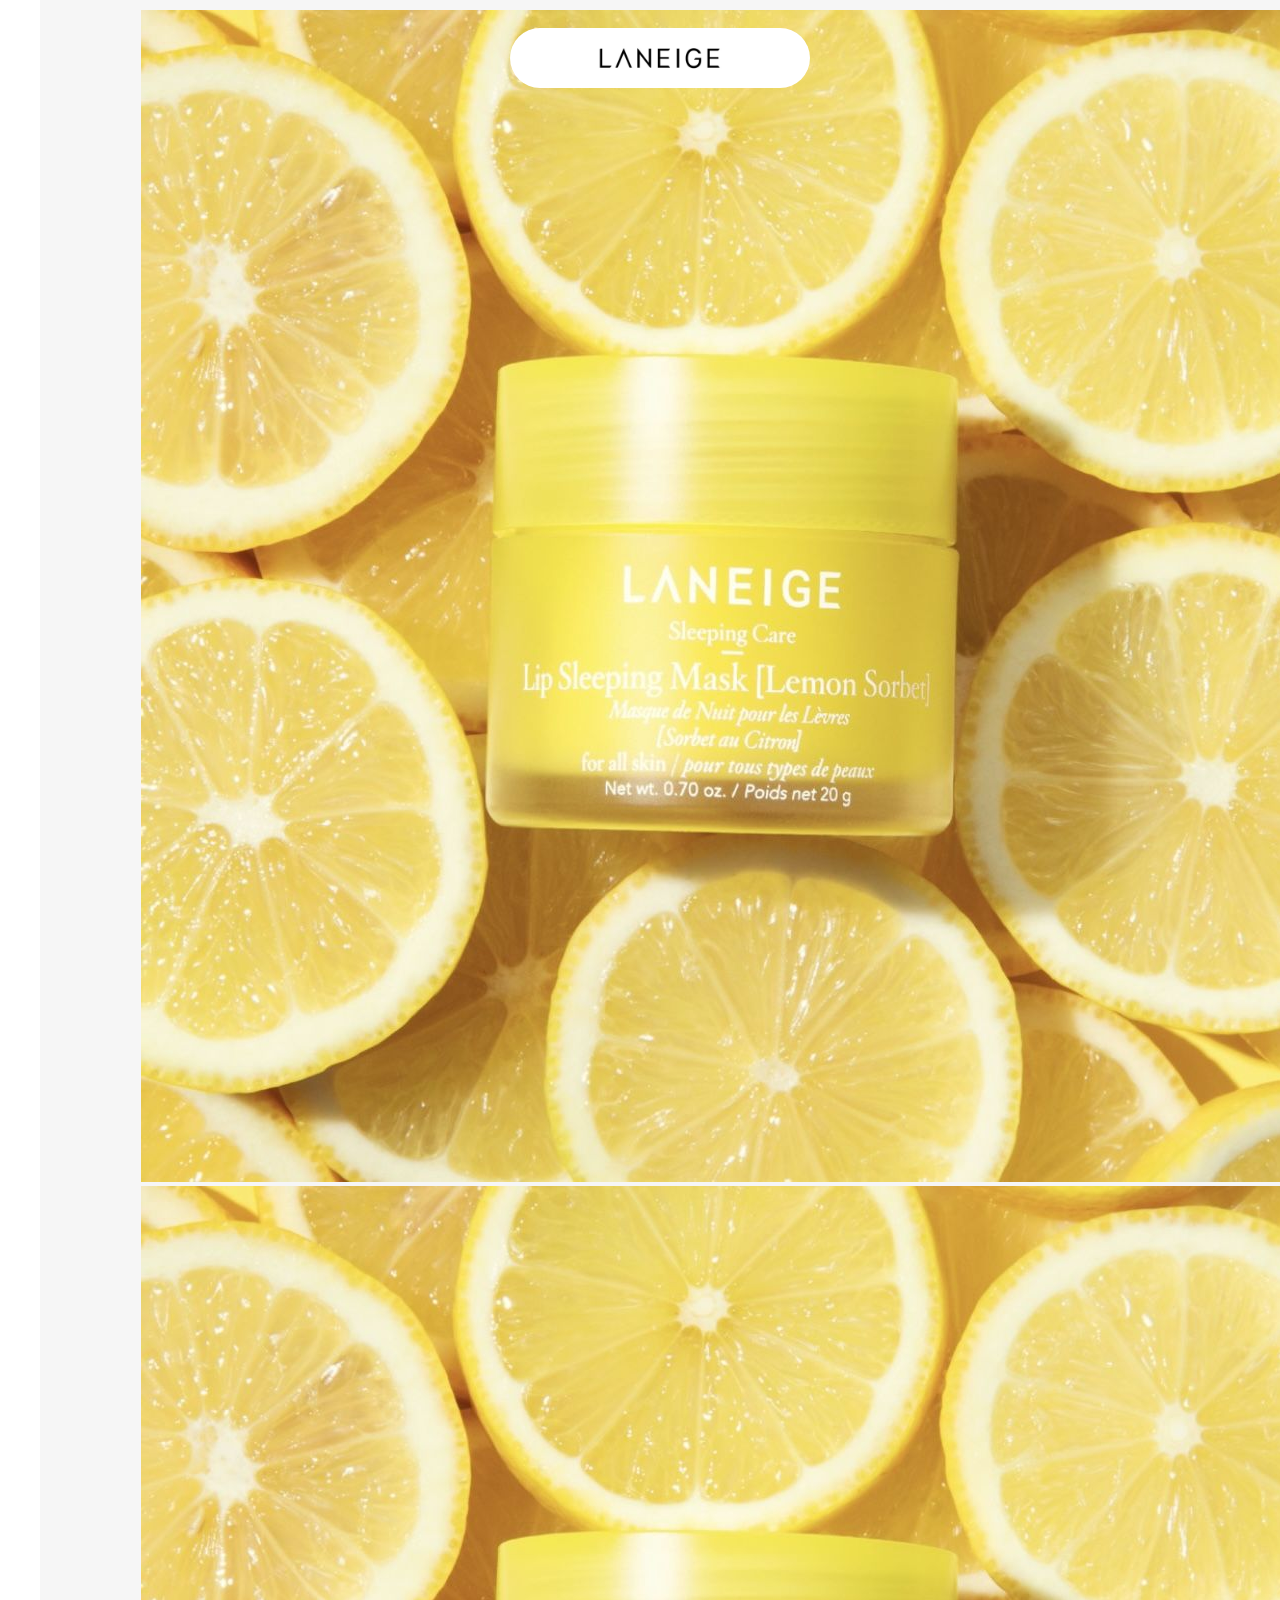
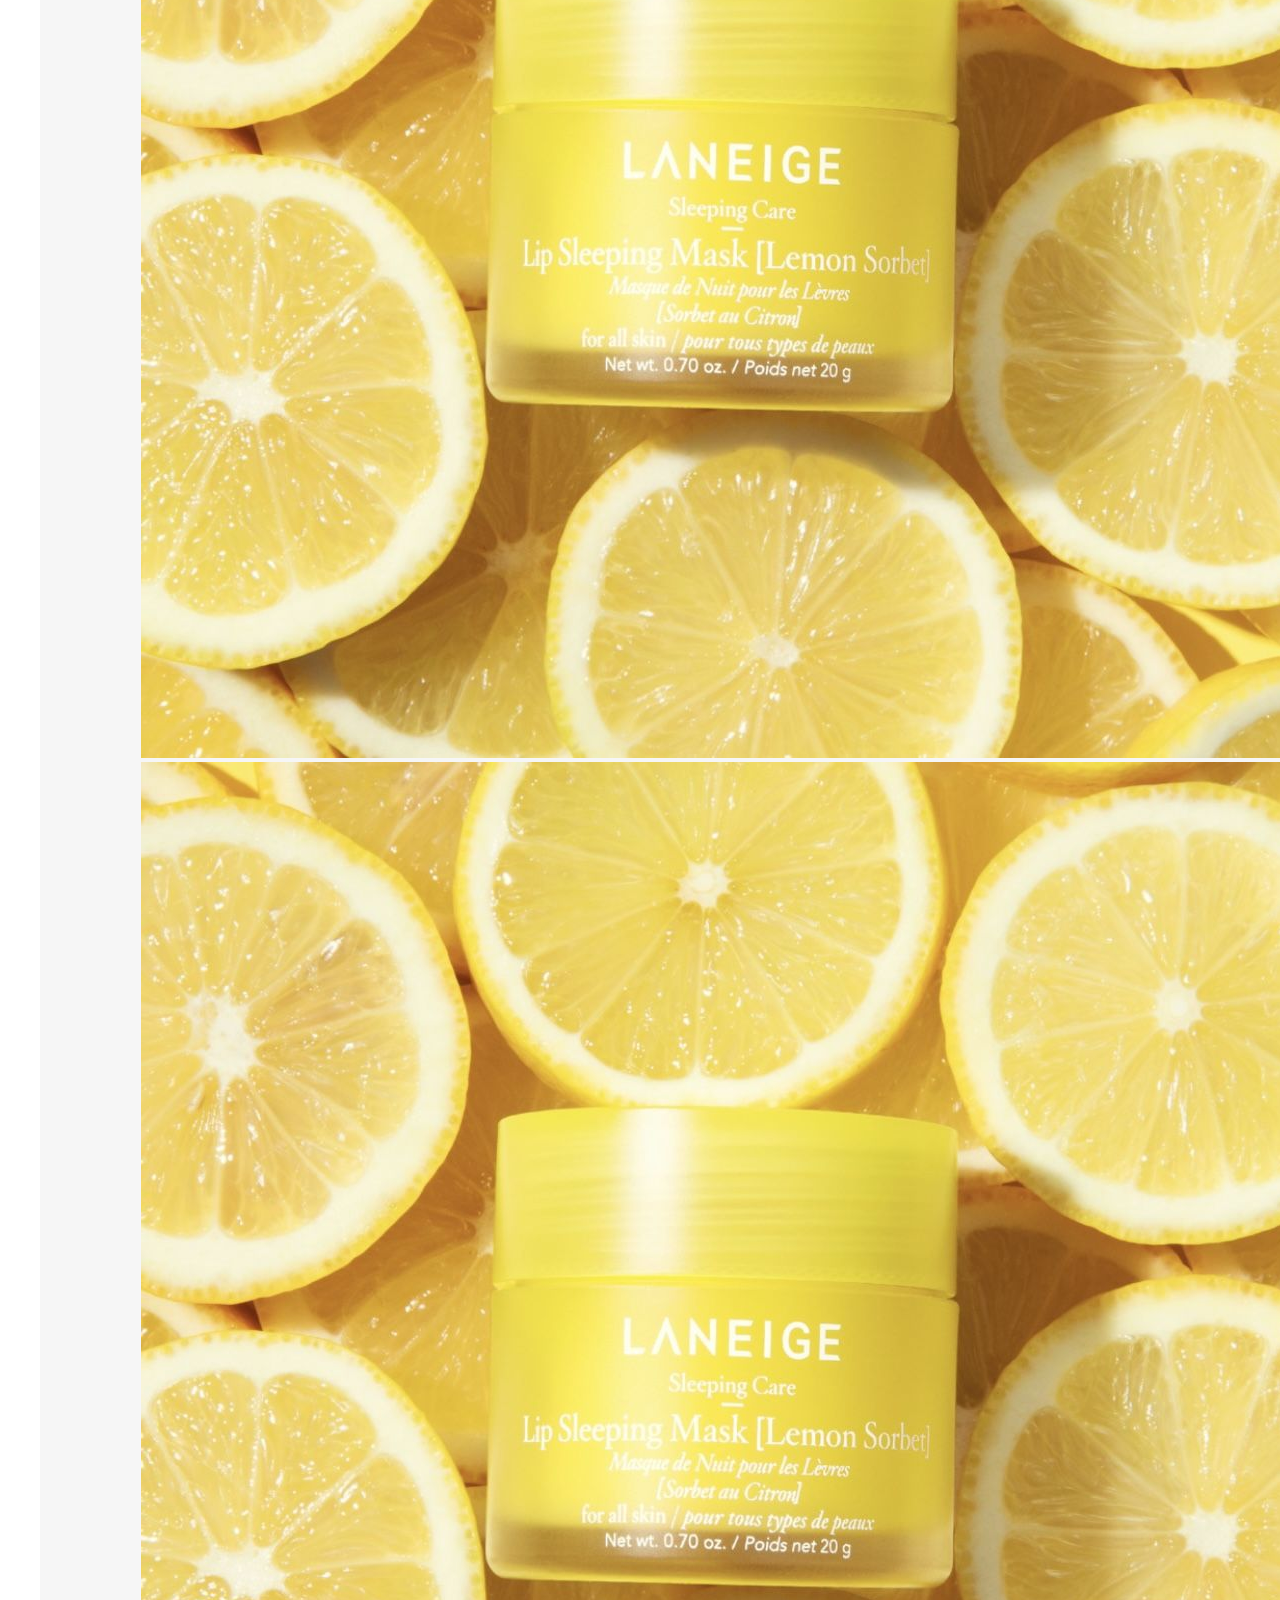
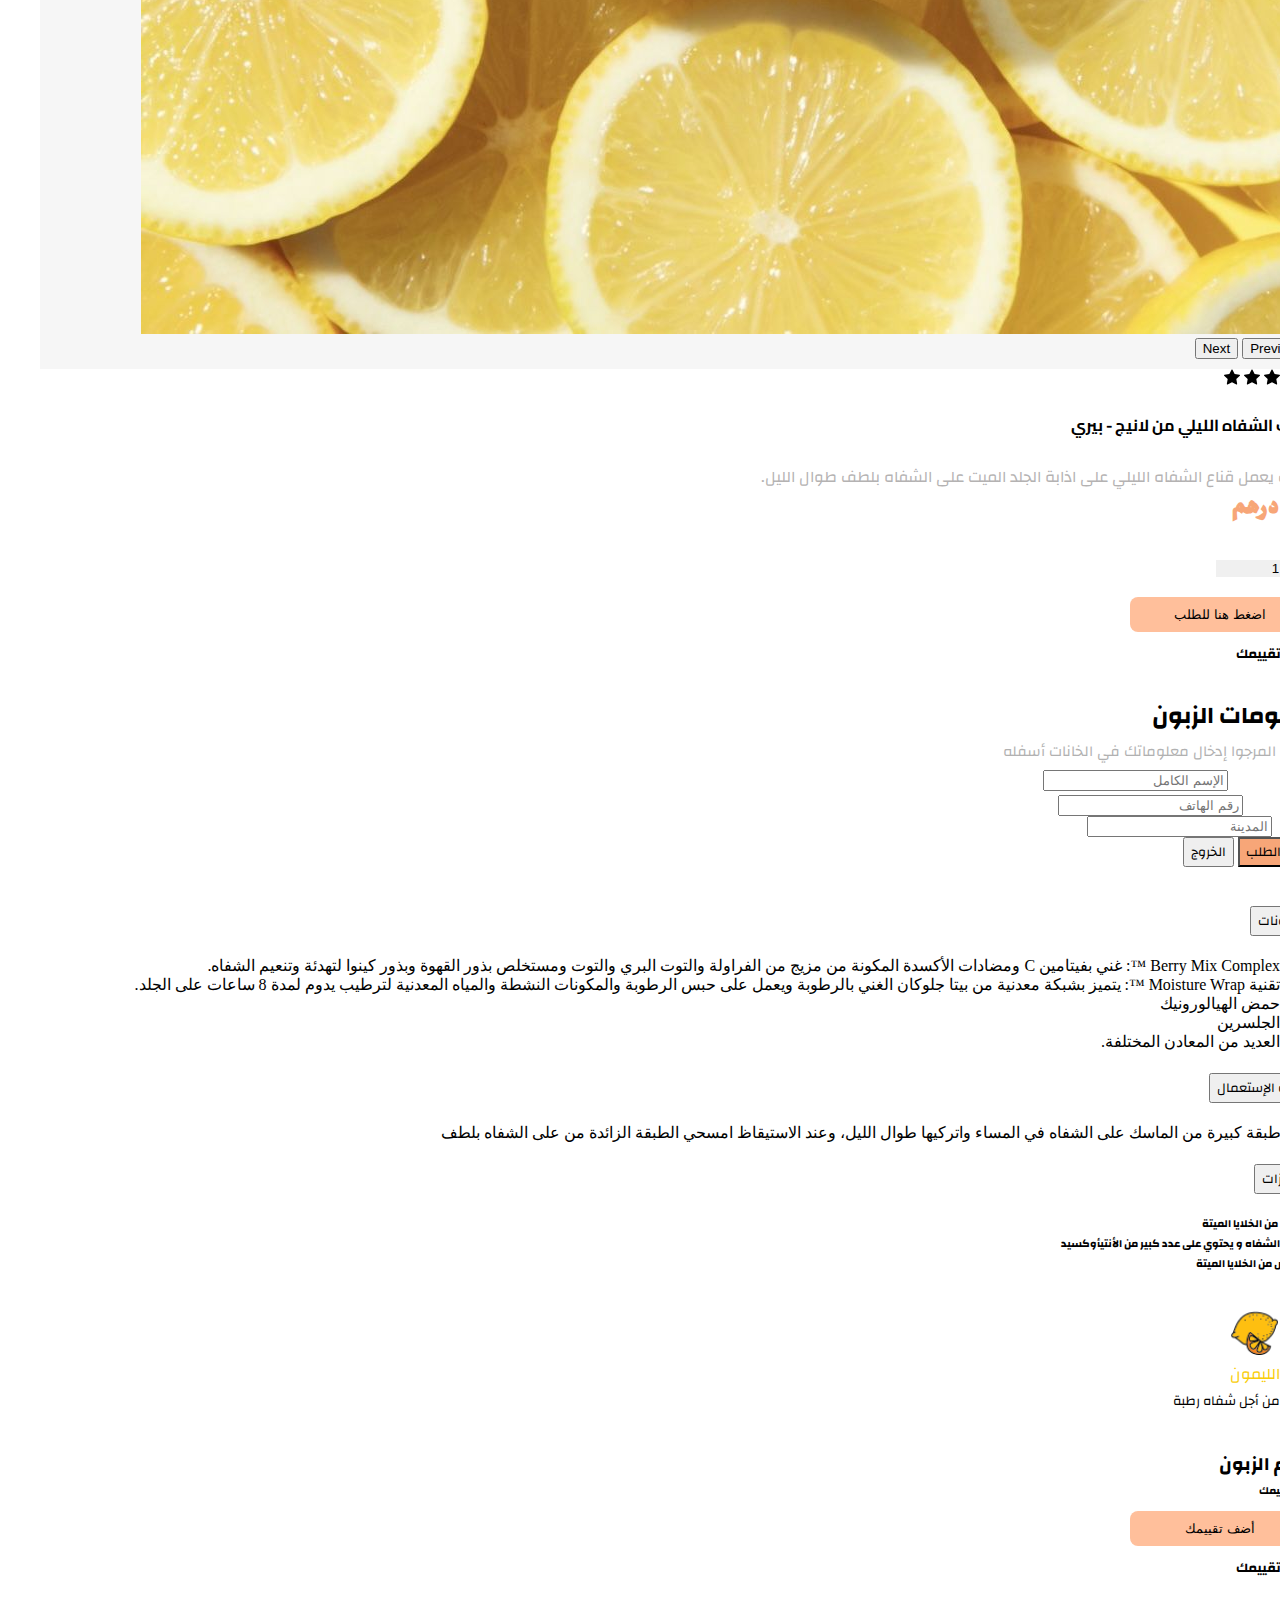
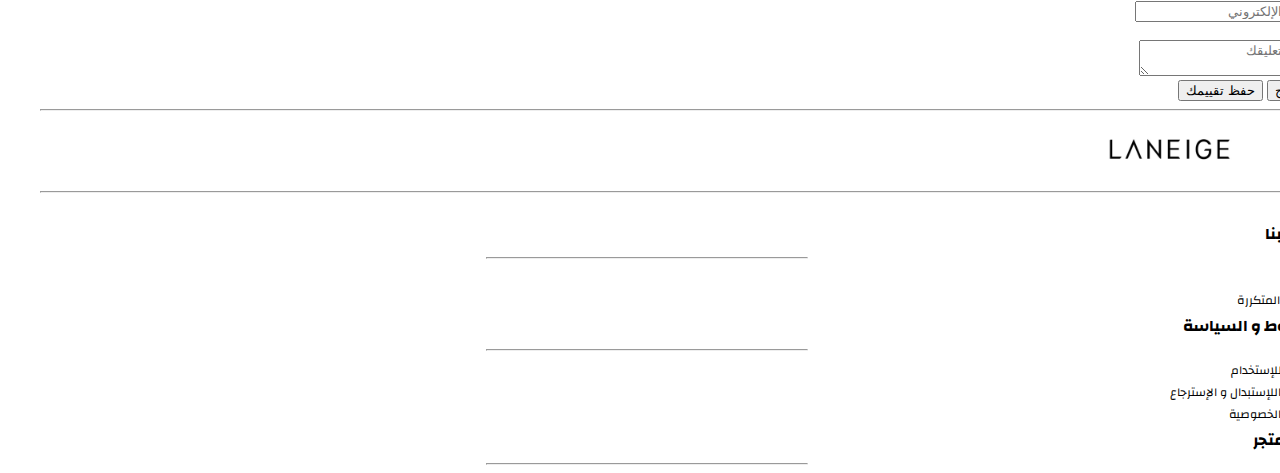
<file: about-product-lemon.html>
<!doctype html>
<html lang="ar" dir="rtl">
  <head>
    <meta charset="utf-8">
    <meta name="viewport" content="width=device-width, initial-scale=1">
    <title>Product details</title>
    <!--Css Stylesheet-->
    <link rel="stylesheet" href="product.css">
    <link rel="stylesheet" href="general.css">
    <link rel="stylesheet" href="header.css">
    <!--GOOGLE_FONTS-->
    <link rel="preconnect" href="https://fonts.googleapis.com">
    <link rel="preconnect" href="https://fonts.gstatic.com" crossorigin>
    <link href="https://fonts.googleapis.com/css2?family=Cairo&family=Changa&display=swap" rel="stylesheet">
    <link rel="preconnect" href="https://fonts.googleapis.com">
    <link rel="preconnect" href="https://fonts.gstatic.com" crossorigin>
    <link href="https://fonts.googleapis.com/css2?family=Jomhuria&display=swap" rel="stylesheet">
    <!--bootstrap-->
    <link href="https://cdn.jsdelivr.net/npm/bootstrap@5.3.0-alpha1/dist/css/bootstrap.min.css" rel="stylesheet" integrity="sha384-GLhlTQ8iRABdZLl6O3oVMWSktQOp6b7In1Zl3/Jr59b6EGGoI1aFkw7cmDA6j6gD" crossorigin="anonymous">
  </head>
  <body>
<!--header-->
<div class="HF-container">
  <div class="nav-container sticky-top shadow p-3 bg-body-tertiary white">
      <a href="index.html"><img src="Laneige.jpeg" class="logo"> </a>
  </div> </div>
  <!--product l_P -->
  <div class="d-flex flex-wrap container justify-content-between">
      <!--CAROUSEL-->
      <div class="  col-xs-12 col-sm-12 col-md-12 col-lg-6">
      <div id="carouselExample" class="carousel slide border rounded-3" style="padding:10px; background-color: rgba(211, 211, 211 , 0.2);">
        <div class="carousel-inner">
          <div class="carousel-item active">
            <img src="images/img5.jpg" class=" d-block w-100 rounded-3">
          </div>
          <div class="carousel-item">
            <img src="images/img5.jpg" class="d-block w-100 ">
          </div>
          <div class="carousel-item">
            <img src="images/img5.jpg" class="d-block w-100 ">
          </div>
        </div>
        <button class="carousel-control-prev" type="button" data-bs-target="#carouselExample" data-bs-slide="prev">
          <span class="carousel-control-prev-icon" aria-hidden="true"></span>
          <span class="visually-hidden">Previous</span>
        </button>
        <button class="carousel-control-next" type="button" data-bs-target="#carouselExample" data-bs-slide="next">
          <span class="carousel-control-next-icon" aria-hidden="true"></span>
          <span class="visually-hidden">Next</span>
        </button>
      </div></div>

      <!--DESCRIPTION PRODUCT-->
      <!--CARD-->
      <div class="col col-xs-12 col-sm-12 col-md-12 col-lg-6 ">
        <div class="card w-100 border-0">
          <div class="card-body">
              <div class="d-flex align-items-start justify-content-between flex-row mr-0 " style="width:120px; margin-right:0px; margin-bottom:10px;">
              <img src="Icons/star-fill.svg"class="star">
              <img src="Icons/star-fill.svg" class="star">
              <img src="Icons/star-fill.svg" class="star">
              <img src="Icons/star-fill.svg" class="star">
              <img src="Icons/star-fill.svg" class="star">
            </div>
            <h4 class="card-title" style="font-family:Cairo">مرطب الشفاه الليلي من لانيج - بيري</h4>
            <p style="color:rgb(180, 178, 178)" class="card-text">مرطب  يعمل قناع الشفاه الليلي على اذابة الجلد الميت على الشفاه بلطف طوال الليل.</p>
      <h3 style="color:#f7a678; margin-bottom: 12px;font-family:'Jomhuria', cursive; font-size:35px;" class="text">222 درهم</h3>
            <div class="d-flex flex-row align-items-center justify-content-between">

             <DIV style=" border-radius:4px; width:100%"  class="container d-flex flex-row justify-content-between">
                         <h6>الكمية :</h6>
              <input  style="border:none; background-color:rgb(240,240,240); text-align:center; width:100px;" type="number" min="1" max="100" value="1">
            
             </DIV>
            </div>
           <!--button trigerred modal formulaire-->
           <button class="cta-btn container btnform" type="button" class="btn btn-primary" data-toggle="modal" data-target="#exampleModal">
            اضغط هنا للطلب</button>
            
            <!-- Modal formulaire -->
            <div class="modal fade" id="exampleModal" tabindex="-1" aria-labelledby="exampleModalLabel" aria-hidden="true">
              <div class="modal-dialog modal-lg">
                <div class="modal-content">
                  <div class="modal-header">
                    <h5 class="modal-title" id="exampleModalLabel">إضافة تقييمك</h5>
                    <button type="button" class="close" style="border:none; background-color: white;" data-dismiss="modal" aria-label="Close">
                      <span aria-hidden="true">&times;</span>
                    </button>
                  </div>
                  <div class="modal-body">
                      <form class="form-group ml-20" >
                        <h2 class="text" style="margin-top:10px">معلومات الزبون</h2>
                        <p style="color:rgb(177, 177, 177); font-size: 15px; margin-top:0px; margin-bottom:0px;">للطلب المرجوا إدخال معلوماتك في الخانات أسفله</p>
                      <div class="row">
                        <div class="col-12" height="40px">
                       <label for="Name" class="text">الإسم الكامل</label>
                       <input type="text" class="form-control" placeholder="الإسم الكامل"></div>
                      </div>
                      <div class="row"><div class="col-12 mb-10" >
                       <label for="Tel">رقم الهاتف</label>
                       <input type="text" class="form-control" placeholder="رقم الهاتف">
                      </div></div>
                      <div class="row mb-10">
                        <div class="col-12 mb-10">
                       <label for="City">المدينة</label>
                       <input type="text" class="form-control mb-10" placeholder="المدينة">
                       </div>
                      </div>
                      <div class="row mb-10 ">
                      <div class="col-12">
                    
                       </div></div>
                      </form> 
                      </div>
                  <div class="modal-footer">
                    <div class="vstack gap-2 col-md-5 mx-auto">
                      <button type="button" class="btn" style="background-color:#f7a678"><p style="margin:0px; padding:0px;">تأكيد الطلب </p></button>
                      <button type="button" class="btn btn-outline-secondary"><p style="margin:0px; padding:0px;">الخروج</p></button>
                    </div>
                  </div>
                </div>
              </div>
            </div>
          
   
<br>
           <!--Accordion: INGREDIENT , HOWITWORKS , BENEFITS-->
           <div class="accordion accordion-flush" id="accordionFlushExample">
            <div class="accordion-item">
              <h2 class="accordion-header">
                <button dir="rtl" class="accordion-button collapsed" type="button" data-bs-toggle="collapse" data-bs-target="#flush-collapseOne" aria-expanded="false" aria-controls="flush-collapseOne">
                  <P> المكونات</P> 
                </button>
              </h2>
              <div id="flush-collapseOne" class="accordion-collapse collapse" data-bs-parent="#accordionFlushExample">
                <div class="accordion-body">
                  <UL>
                    <LI>Berry Mix Complex ™: غني بفيتامين C ومضادات الأكسدة المكونة من مزيج من الفراولة والتوت البري والتوت ومستخلص بذور القهوة وبذور كينوا لتهدئة وتنعيم الشفاه.</LI>
                    <LI> تقنية Moisture Wrap ™: يتميز بشبكة معدنية من بيتا جلوكان الغني بالرطوبة ويعمل على حبس الرطوبة والمكونات النشطة والمياه المعدنية لترطيب يدوم لمدة 8 ساعات على الجلد.
                    </LI>
                    <LI> حمض الهيالورونيك</LI>
                    <LI> الجلسرين </LI>
                    <LI>  العديد  من المعادن المختلفة. </LI>
                  </UL>
                  
                </div>
              </div>
            </div>
            <div class="accordion-item">
              <h2 class="accordion-header">
                <button dir="rtl" class="accordion-button collapsed" type="button" data-bs-toggle="collapse" data-bs-target="#flush-collapseTwo" aria-expanded="false" aria-controls="flush-collapseTwo">
                <P> كيفية الإستعمال</P> 
                </button>
              </h2>
              <div id="flush-collapseTwo" class="accordion-collapse collapse" data-bs-parent="#accordionFlushExample">
                <div class="accordion-body">ضعي طبقة كبيرة من الماسك على الشفاه في المساء واتركيها طوال الليل، وعند الاستيقاظ امسحي الطبقة الزائدة من على الشفاه بلطف</div>
              </div>
            </div>
            <div class="accordion-item">
              <h2 class="accordion-header">
                <button  dir="rtl" class="accordion-button collapsed" type="button" data-bs-toggle="collapse" data-bs-target="#flush-collapseThree" aria-expanded="false" aria-controls="flush-collapseThree">
                  <P> المميزات</P> 
                </button>
              </h2>
              <div id="flush-collapseThree" class="accordion-collapse collapse" data-bs-parent="#accordionFlushExample">
                <div class="accordion-body">
                  <H6> ٠١   يتخلص من الخلايا الميتة </H6>
                  <H6>٠٢ يرطب الشفاه و يحتوي على عدد كبير من الأنتيأوكسيد  </H6>
                  <H6> ٠٣   يتخلص من الخلايا الميتة </H6>
                  
              </div>
              </div>
            </div>
          </div>
 </div></div>


<!--CARD ADDED-->
<div class="card text-white text-center p-15 border-right-0 border-left-0">
  <blockquote class="blockquote mb-0">
    <img src="Icons/lemon.png" width="50px" height="50px" style="margin-top:15px;">
    <p style="color:#f9cd09;">الليمون</p>
    <footer class="blockquote-footer">
      <small><P>
       من أجل شفاه رطبة 
     </P> </small>
    </footer>
  </blockquote>
</div>
<br>

          <!--clients-opinion-->
          <div class="container-rating container d-flex flex-column align-items-center justify-content-center">
          <h3>تقييم الزبون</h3>
          <h6>أضف تقييمك</h6>
          <!--stars rating-->
     
          <!--button AO-->
         <!--using modals-->   
<!-- Button trigger modal -->
<button class="cta-btn" type="button" class="btn btn-primary" data-toggle="modal" data-target="#exampleModal">
  أضف تقييمك</button>
  
  <!-- Modal -->
  <div class="modal fade" id="exampleModal" tabindex="-1" aria-labelledby="exampleModalLabel" aria-hidden="true">
    <div class="modal-dialog">
      <div class="modal-content">
        <div class="modal-header">
          <h5 class="modal-title" id="exampleModalLabel">إضافة تقييمك</h5>
          <button type="button" class="close" data-dismiss="modal" aria-label="Close">
            <span aria-hidden="true">&times;</span>
          </button>
        </div>
        <div class="modal-body">
          <form>
            <div class="form-group">
              <input type="text" class="form-control" id="recipient-name" placeholder="البريد الإلكتروني">
            </div>
            <br>
            <div class="form-group">
              <textarea class="form-control" id="message-text" placeholder="اكتب تعليقك"></textarea>
            </div>
          </form>
        </div>
        <div class="modal-footer">
          <button type="button" class="btn btn-secondary" data-dismiss="modal">الخروج</button>
          <button type="button" class="btn btn-dark">حفظ تقييمك</button>
        </div>
      </div>
    </div>
  </div>
            </div>
      

    

          <hr style="color:rgb(164, 163, 163)">
          <div class="d-flex align-items-center justify-content-center container">
          <img src="Laneige.jpeg" class="logo"> </div>
          <hr style="color:rgb(164, 163, 163)">
          <div class="container text-center">
            <br>
            <div class="row">
              <div class="col col-md-4 col-xs-12 ">
                <div class="text text-center mb-0 p-0" style="font-weight:bold">اتصل بنا</div>
                <hr width="25%" class="sm-line">
              
                <div>
                  <p style="font-size:12px">اتصل بنا</p>
                  <p style="font-size:12px">الأسئلة المتكررة</p>
                </div>
              </div>
              <div class="col col-xs-12 col-md-4">
                <div class= "text-center text" style="font-weight:bold">الشروط و السياسة</div>
                <hr width="25%" class="sm-line">
                <div>
                <P style="font-size:12px">شروط اللإستخدام</P>
                <p style="font-size:12px">سياسة اللإستبدال و الإسترجاع </p>
                <p style="font-size:12px">سياسة الخصوصية</p>
              </div>
              </div>
              <div class="col col-xs-12 col-md-4 text" style="font-weight:bold">
                عن المتجر
                <hr width="25%" class="sm-line">
              </div>
            </div>
          </div>
          <script src="https://code.jquery.com/jquery-3.5.1.slim.min.js" integrity="sha384-DfXdz2htPH0lsSSs5nCTpuj/zy4C+OGpamoFVy38MVBnE+IbbVYUew+OrCXaRkfj" crossorigin="anonymous"></script>
          <script src="https://cdn.jsdelivr.net/npm/popper.js@1.16.1/dist/umd/popper.min.js" integrity="sha384-9/reFTGAW83EW2RDu2S0VKaIzap3H66lZH81PoYlFhbGU+6BZp6G7niu735Sk7lN" crossorigin="anonymous"></script>
          <script src="https://cdn.rtlcss.com/bootstrap/v4.5.3/js/bootstrap.min.js" integrity="sha384-VmD+lKnI0Y4FPvr6hvZRw6xvdt/QZoNHQ4h5k0RL30aGkR9ylHU56BzrE2UoohWK" crossorigin="anonymous"></script>
          <script src="https://cdn.rtlcss.com/bootstrap/v4.5.3/js/bootstrap.bundle.min.js" integrity="sha384-40ix5a3dj6/qaC7tfz0Yr+p9fqWLzzAXiwxVLt9dw7UjQzGYw6rWRhFAnRapuQyK" crossorigin="anonymous"></script>
  <script src="https://cdn.jsdelivr.net/npm/bootstrap@5.3.0-alpha1/dist/js/bootstrap.bundle.min.js" integrity="sha384-w76AqPfDkMBDXo30jS1Sgez6pr3x5MlQ1ZAGC+nuZB+EYdgRZgiwxhTBTkF7CXvN" crossorigin="anonymous"></script>
  </body>
</html>
</file>
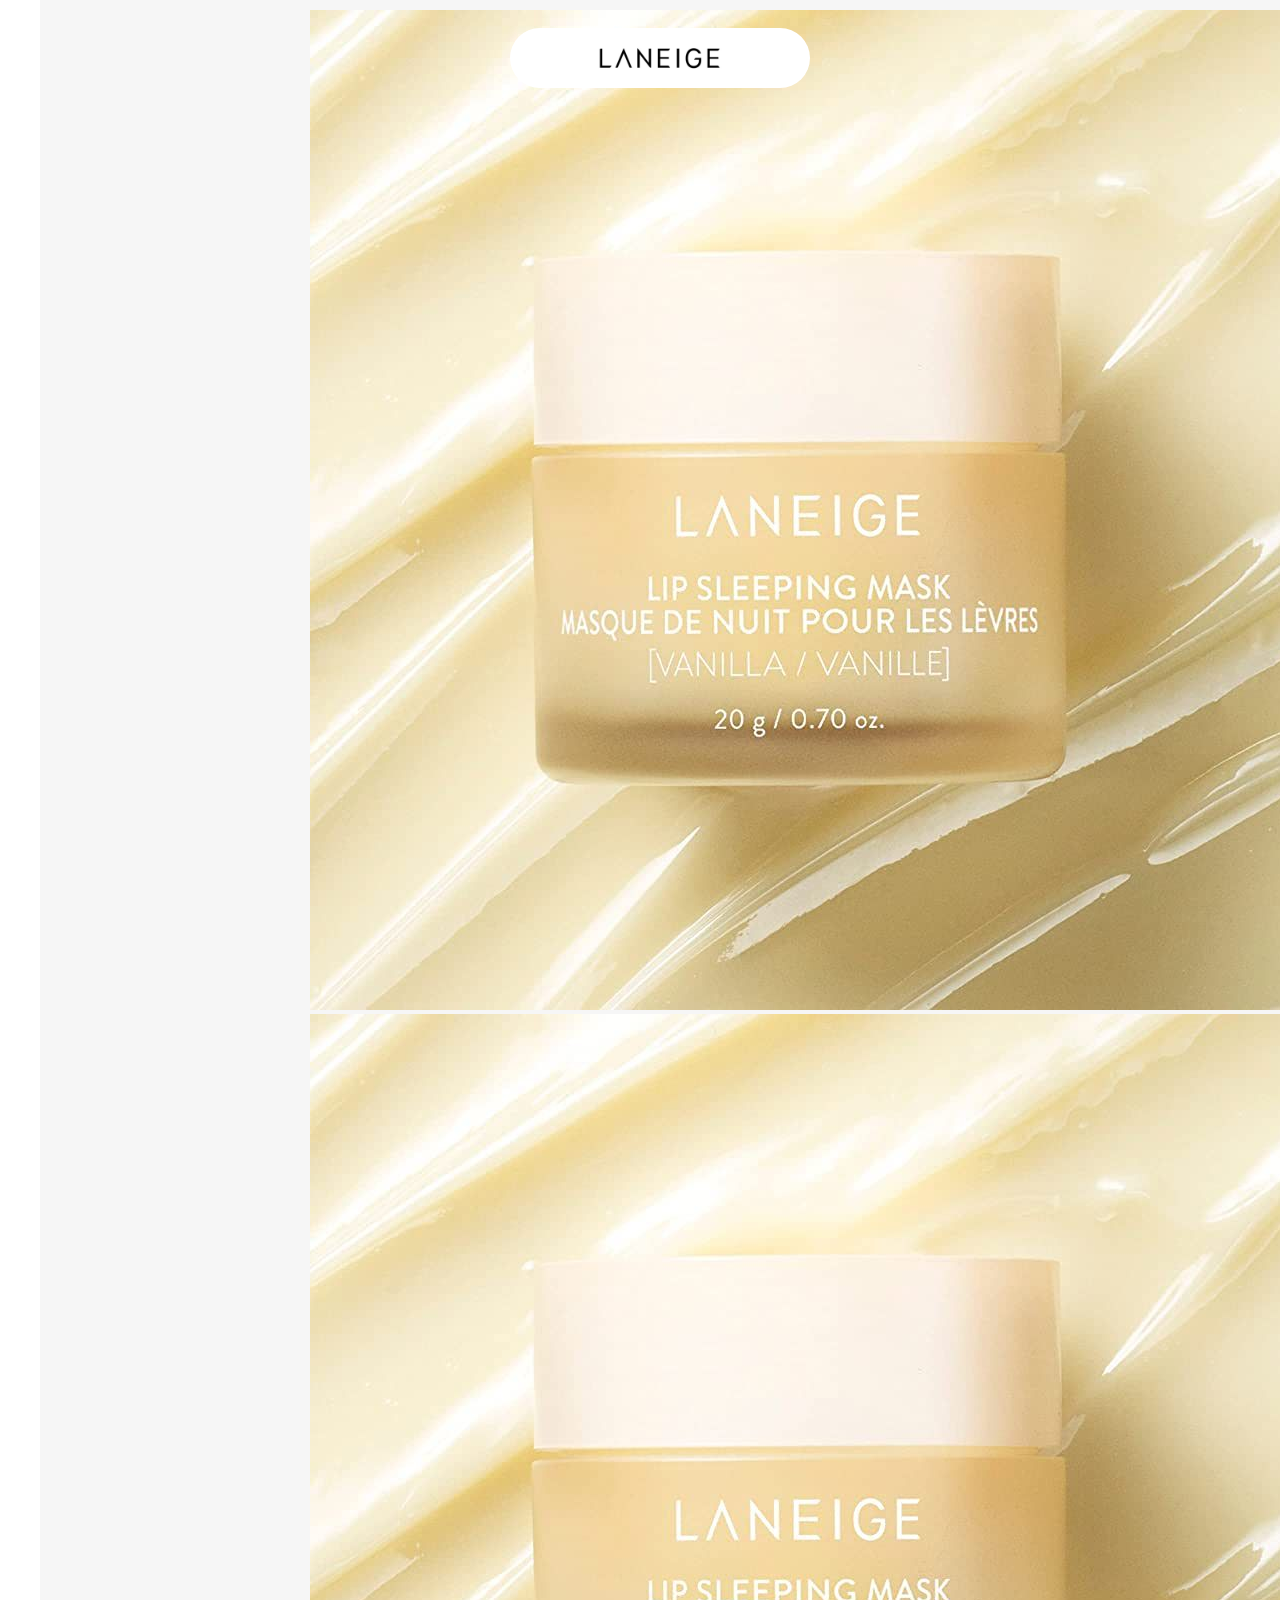
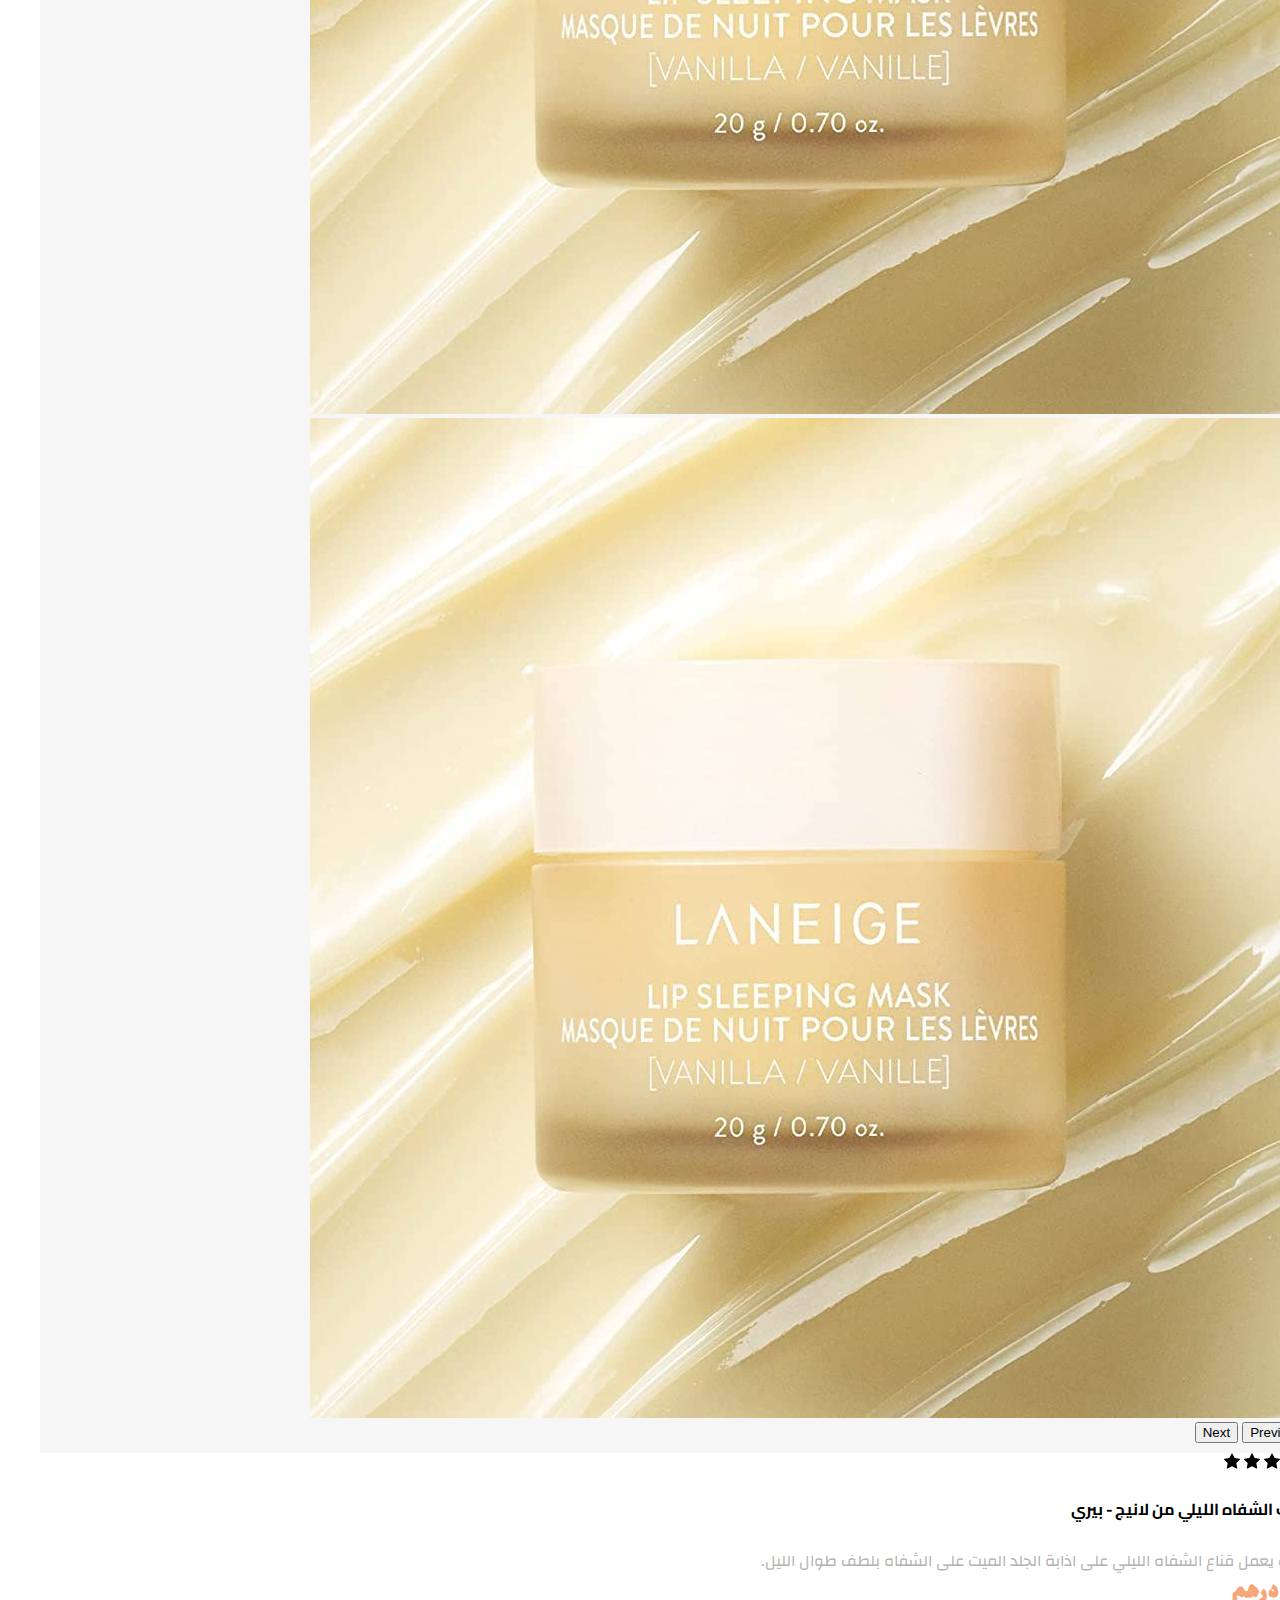
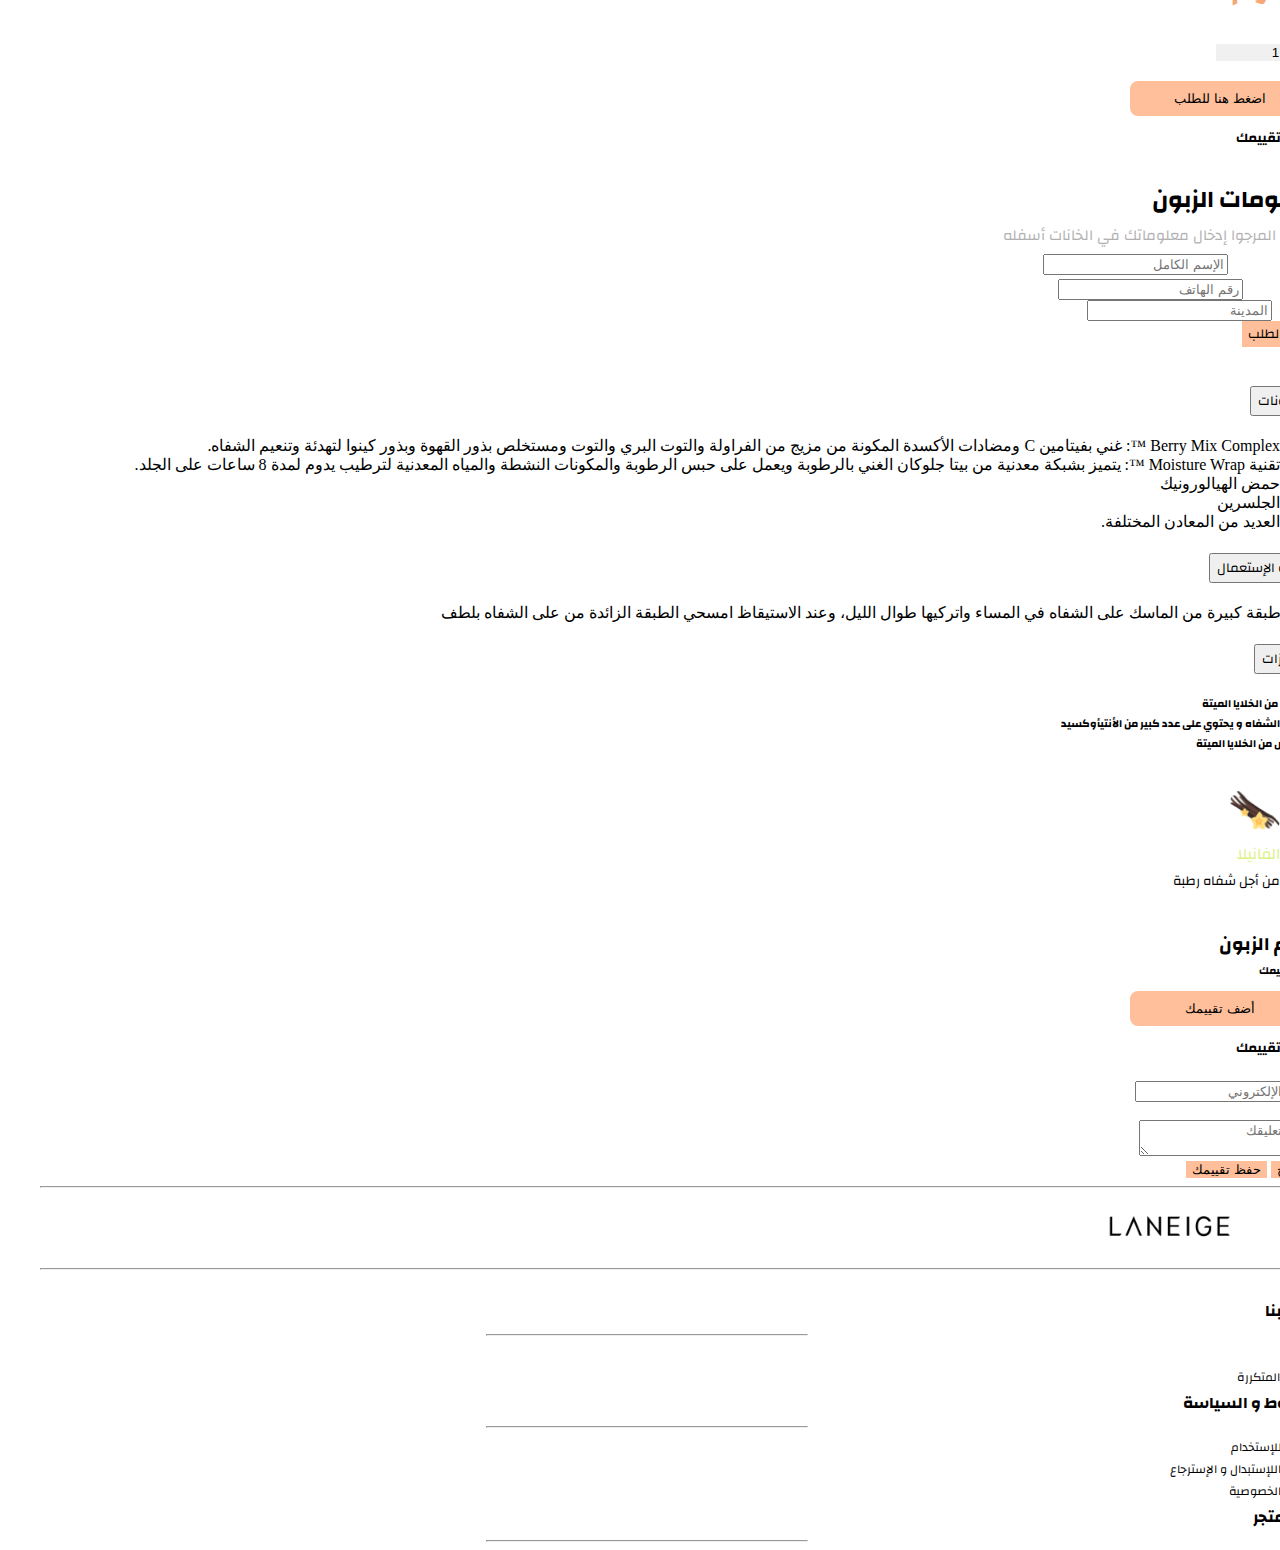
<file: about-product-vanille.html>
<!doctype html>
<html lang="ar" dir="rtl">
  <head>
    <meta charset="utf-8">
    <meta name="viewport" content="width=device-width, initial-scale=1">
    <title>Product details</title>
    <!--Css Stylesheet-->
    <link rel="stylesheet" href="product.css">
    <link rel="stylesheet" href="general.css">
    <link rel="stylesheet" href="header.css">
    <!--GOOGLE_FONTS-->
    <link rel="preconnect" href="https://fonts.googleapis.com">
    <link rel="preconnect" href="https://fonts.gstatic.com" crossorigin>
    <link href="https://fonts.googleapis.com/css2?family=Cairo&family=Changa&display=swap" rel="stylesheet">
    <link rel="preconnect" href="https://fonts.googleapis.com">
    <link rel="preconnect" href="https://fonts.gstatic.com" crossorigin>
    <link href="https://fonts.googleapis.com/css2?family=Jomhuria&display=swap" rel="stylesheet">
    <!--bootstrap-->
    <link rel="stylesheet" href="https://stackpath.bootstrapcdn.com/bootstrap/4.5.3/css/bootstrap.min.css" integrity="sha384-TX8t27EcRE3e/ihU7zmQxVncDAy5uIKz4rEkgIXeMed4M0jlfIDPvg6uqKI2xXr2" crossorigin="anonymous">
    <link href="https://cdn.jsdelivr.net/npm/bootstrap@5.3.0-alpha1/dist/css/bootstrap.min.css" rel="stylesheet" integrity="sha384-GLhlTQ8iRABdZLl6O3oVMWSktQOp6b7In1Zl3/Jr59b6EGGoI1aFkw7cmDA6j6gD" crossorigin="anonymous">
  </head>
  <body>
<!--header-->
<div class="HF-container">
  <div class="nav-container sticky-top shadow p-3 bg-body-tertiary white">
    <a href="index.html"><img src="Laneige.jpeg" class="logo"> </a>
  </div> </div>
  <!--product l_P -->
  <div class="d-flex flex-wrap container justify-content-between">
      <!--CAROUSEL-->
      <div class="  col-xs-12 col-sm-12 col-md-12 col-lg-6">
      <div id="carouselExample" class="carousel slide border rounded-3" style="padding:10px; background-color: rgba(211, 211, 211 , 0.2);">
        <div class="carousel-inner">
          <div class="carousel-item active">
            <img src="images/3.jpg" class=" d-block w-100 rounded-3">
          </div>
          <div class="carousel-item">
            <img src="images/3.jpg" class="d-block w-100 ">
          </div>
          <div class="carousel-item">
            <img src="images/3.jpg" class="d-block w-100 ">
          </div>
        </div>
        <button class="carousel-control-prev" type="button" data-bs-target="#carouselExample" data-bs-slide="prev">
          <span class="carousel-control-prev-icon" aria-hidden="true"></span>
          <span class="visually-hidden">Previous</span>
        </button>
        <button class="carousel-control-next" type="button" data-bs-target="#carouselExample" data-bs-slide="next">
          <span class="carousel-control-next-icon" aria-hidden="true"></span>
          <span class="visually-hidden">Next</span>
        </button>
      </div></div>

      <!--DESCRIPTION PRODUCT-->
      <!--CARD-->
      <div class="col col-xs-12 col-sm-12 col-md-12 col-lg-6 ">
        <div class="card w-100 border-0">
          <div class="card-body">
              <div class="d-flex align-items-start justify-content-between flex-row mr-0 " style="width:120px; margin-right:0px; margin-bottom:10px;">
              <img src="Icons/star-fill.svg"class="star">
              <img src="Icons/star-fill.svg" class="star">
              <img src="Icons/star-fill.svg" class="star">
              <img src="Icons/star-fill.svg" class="star">
              <img src="Icons/star-fill.svg" class="star">
            </div>
            <h4 class="card-title" style="font-family:Cairo">مرطب الشفاه الليلي من لانيج - بيري</h4>
            <p style="color:rgb(180, 178, 178)" class="card-text">مرطب  يعمل قناع الشفاه الليلي على اذابة الجلد الميت على الشفاه بلطف طوال الليل.</p>
      <h3 style="color:#f7a678; margin-bottom: 12px;font-family:'Jomhuria', cursive; font-size:35px;" class="text">222 درهم</h3>
            <div class="d-flex flex-row align-items-center justify-content-between">

             <DIV style=" border-radius:4px; width:100%"  class="container d-flex flex-row justify-content-between">
                         <h6>الكمية :</h6>
              <input  style="border:none; background-color:rgb(240,240,240); text-align:center; width:100px;" type="number" min="1" max="100" value="1">
            
             </DIV>
            </div>
           <!--button trigerred modal formulaire-->
           <button class="cta-btn container btnform" type="button" class="btn btn-primary" data-toggle="modal" data-target="#exampleModal">
            اضغط هنا للطلب</button>
            
            <!-- Modal formulaire -->
            <div class="modal fade" id="exampleModal" tabindex="-1" aria-labelledby="exampleModalLabel" aria-hidden="true">
              <div class="modal-dialog modal-lg">
                <div class="modal-content">
                  <div class="modal-header">
                    <h5 class="modal-title" id="exampleModalLabel">إضافة تقييمك</h5>
                    <button type="button" class="close" style="border:none; background-color: white;" data-dismiss="modal" aria-label="Close">
                      <span aria-hidden="true">&times;</span>
                    </button>
                  </div>
                  <div class="modal-body">
                      <form class="form-group ml-20" >
                        <h2 class="text" style="margin-top:10px">معلومات الزبون</h2>
                        <p style="color:rgb(177, 177, 177); font-size: 15px; margin-top:0px; margin-bottom:0px;">للطلب المرجوا إدخال معلوماتك في الخانات أسفله</p>
                      <div class="row">
                        <div class="col-12" height="40px">
                       <label for="Name" class="text">الإسم الكامل</label>
                       <input type="text" class="form-control" placeholder="الإسم الكامل"></div>
                      </div>
                      <div class="row"><div class="col-12 mb-10" >
                       <label for="Tel">رقم الهاتف</label>
                       <input type="text" class="form-control" placeholder="رقم الهاتف">
                      </div></div>
                      <div class="row mb-10">
                        <div class="col-12 mb-10">
                       <label for="City">المدينة</label>
                       <input type="text" class="form-control mb-10" placeholder="المدينة">
                       </div>
                      </div>
                      <div class="row mb-10 ">
                      <div class="col-12">
                    
                       </div></div>
                      </form> 
                      </div>
                  <div class="modal-footer">
                    <div class="vstack gap-2 col-md-5 mx-auto">
                      <style>
                       .btn{
                       background-color: #FFBF9B; 
                       color:black;
                       border:NONE;
                       }
   
                      .btn:hover{ color:#FFBF9B;
                        background-color:rgba(0, 0, 0, 0.6);
                       }</style>
                      <button type="button" class="btn"><p style="margin:0px; padding:0px;">تأكيد الطلب </p></button>
                   
                    </div>
                  </div>
                </div>
              </div>
            </div>
           </div>           
          </div>
   
<br>
           <!--Accordion: INGREDIENT , HOWITWORKS , BENEFITS-->
           <div class="accordion accordion-flush" id="accordionFlushExample">
            <div class="accordion-item">
              <h2 class="accordion-header">
                <button dir="rtl" class="accordion-button collapsed" type="button" data-bs-toggle="collapse" data-bs-target="#flush-collapseOne" aria-expanded="false" aria-controls="flush-collapseOne">
                  <P> المكونات</P> 
                </button>
              </h2>
              <div id="flush-collapseOne" class="accordion-collapse collapse" data-bs-parent="#accordionFlushExample">
                <div class="accordion-body">
                  <UL>
                    <LI>Berry Mix Complex ™: غني بفيتامين C ومضادات الأكسدة المكونة من مزيج من الفراولة والتوت البري والتوت ومستخلص بذور القهوة وبذور كينوا لتهدئة وتنعيم الشفاه.</LI>
                    <LI> تقنية Moisture Wrap ™: يتميز بشبكة معدنية من بيتا جلوكان الغني بالرطوبة ويعمل على حبس الرطوبة والمكونات النشطة والمياه المعدنية لترطيب يدوم لمدة 8 ساعات على الجلد.
                    </LI>
                    <LI> حمض الهيالورونيك</LI>
                    <LI> الجلسرين </LI>
                    <LI>  العديد  من المعادن المختلفة. </LI>
                  </UL>
                  
                </div>
              </div>
            </div>
            <div class="accordion-item">
              <h2 class="accordion-header">
                <button dir="rtl" class="accordion-button collapsed" type="button" data-bs-toggle="collapse" data-bs-target="#flush-collapseTwo" aria-expanded="false" aria-controls="flush-collapseTwo">
                <P> كيفية الإستعمال</P> 
                </button>
              </h2>
              <div id="flush-collapseTwo" class="accordion-collapse collapse" data-bs-parent="#accordionFlushExample">
                <div class="accordion-body">ضعي طبقة كبيرة من الماسك على الشفاه في المساء واتركيها طوال الليل، وعند الاستيقاظ امسحي الطبقة الزائدة من على الشفاه بلطف</div>
              </div>
            </div>
            <div class="accordion-item">
              <h2 class="accordion-header">
                <button  dir="rtl" class="accordion-button collapsed" type="button" data-bs-toggle="collapse" data-bs-target="#flush-collapseThree" aria-expanded="false" aria-controls="flush-collapseThree">
                  <P> المميزات</P> 
                </button>
              </h2>
              <div id="flush-collapseThree" class="accordion-collapse collapse" data-bs-parent="#accordionFlushExample">
                <div class="accordion-body">
                  <H6> ٠١   يتخلص من الخلايا الميتة </H6>
                  <H6>٠٢ يرطب الشفاه و يحتوي على عدد كبير من الأنتيأوكسيد  </H6>
                  <H6> ٠٣   يتخلص من الخلايا الميتة </H6>
                  
              </div>
              </div>
            </div>
          </div>
 </div></div>


<!--CARD ADDED-->
<div class="card text-white text-center p-15 border-right-0 border-left-0">
  <blockquote class="blockquote mb-0">
    <img src="Icons/vanilla.png" width="50px" height="50px" style="margin-top:15px;">
    <p style="color:#ddf28a;">الفانيلا</p>
    <footer class="blockquote-footer">
      <small><P>
       من أجل شفاه رطبة 
     </P> </small>
    </footer>
  </blockquote>
  
</div>
<br>

          <!--clients-opinion-->
          <div class="container-rating container d-flex flex-column align-items-center justify-content-center">
          <h3>تقييم الزبون</h3>
          <h6>أضف تقييمك</h6>
          <!--stars rating-->
     
     <!--using modals-->   
<!-- Button trigger modal -->
<button class="cta-btn" type="button" class="btn btn-primary" data-toggle="modal" data-target="#exampleModal">
أضف تقييمك</button>

<!-- Modal -->
<div class="modal fade" id="exampleModal" tabindex="-1" aria-labelledby="exampleModalLabel" aria-hidden="true">
  <div class="modal-dialog">
    <div class="modal-content">
      <div class="modal-header">
        <h5 class="modal-title" id="exampleModalLabel">إضافة تقييمك</h5>
        <button type="button" class="close" data-dismiss="modal" aria-label="Close">
          <span aria-hidden="true">&times;</span>
        </button>
      </div>
      <div class="modal-body">
        <form>
          <div class="form-group">
            <input type="text" class="form-control" id="recipient-name" placeholder="البريد الإلكتروني">
          </div>
          <br>
          <div class="form-group">
            <textarea class="form-control" id="message-text" placeholder="اكتب تعليقك"></textarea>
          </div>
        </form>
      </div>
      <div class="modal-footer">
        <button type="button" class="btn btn-secondary" data-dismiss="modal">الخروج</button>
        <button type="button" class="btn btn-dark">حفظ تقييمك</button>
      </div>
    </div>
  </div>
</div>
          </div>

    

          <hr style="color:rgb(164, 163, 163)">
          <div class="d-flex align-items-center justify-content-center container">
          <img src="Laneige.jpeg" class="logo"> </div>
          <hr style="color:rgb(164, 163, 163)">
          <div class="container text-center">
            <br>
            <div class="row">
              <div class="col col-md-4 col-xs-12 ">
                <div class="text text-center mb-0 p-0" style="font-weight:bold">اتصل بنا</div>
                <hr width="25%" class="sm-line">
              
                <div>
                  <p style="font-size:12px">اتصل بنا</p>
                  <p style="font-size:12px">الأسئلة المتكررة</p>
                </div>
              </div>
              <div class="col col-xs-12 col-md-4">
                <div class= "text-center text" style="font-weight:bold">الشروط و السياسة</div>
                <hr width="25%" class="sm-line">
                <div>
                <P style="font-size:12px">شروط اللإستخدام</P>
                <p style="font-size:12px">سياسة اللإستبدال و الإسترجاع </p>
                <p style="font-size:12px">سياسة الخصوصية</p>
              </div>
              </div>
              <div class="col col-xs-12 col-md-4 text" style="font-weight:bold">
                عن المتجر
                <hr width="25%" class="sm-line">
              </div>
            </div>
          </div>
          <script src="https://code.jquery.com/jquery-3.5.1.slim.min.js" integrity="sha384-DfXdz2htPH0lsSSs5nCTpuj/zy4C+OGpamoFVy38MVBnE+IbbVYUew+OrCXaRkfj" crossorigin="anonymous"></script>
          <script src="https://cdn.jsdelivr.net/npm/popper.js@1.16.1/dist/umd/popper.min.js" integrity="sha384-9/reFTGAW83EW2RDu2S0VKaIzap3H66lZH81PoYlFhbGU+6BZp6G7niu735Sk7lN" crossorigin="anonymous"></script>
          <script src="https://cdn.rtlcss.com/bootstrap/v4.5.3/js/bootstrap.min.js" integrity="sha384-VmD+lKnI0Y4FPvr6hvZRw6xvdt/QZoNHQ4h5k0RL30aGkR9ylHU56BzrE2UoohWK" crossorigin="anonymous"></script>
          <script src="https://cdn.rtlcss.com/bootstrap/v4.5.3/js/bootstrap.bundle.min.js" integrity="sha384-40ix5a3dj6/qaC7tfz0Yr+p9fqWLzzAXiwxVLt9dw7UjQzGYw6rWRhFAnRapuQyK" crossorigin="anonymous"></script>
  <script src="https://cdn.jsdelivr.net/npm/bootstrap@5.3.0-alpha1/dist/js/bootstrap.bundle.min.js" integrity="sha384-w76AqPfDkMBDXo30jS1Sgez6pr3x5MlQ1ZAGC+nuZB+EYdgRZgiwxhTBTkF7CXvN" crossorigin="anonymous"></script>
  </body>
</html>
</file>
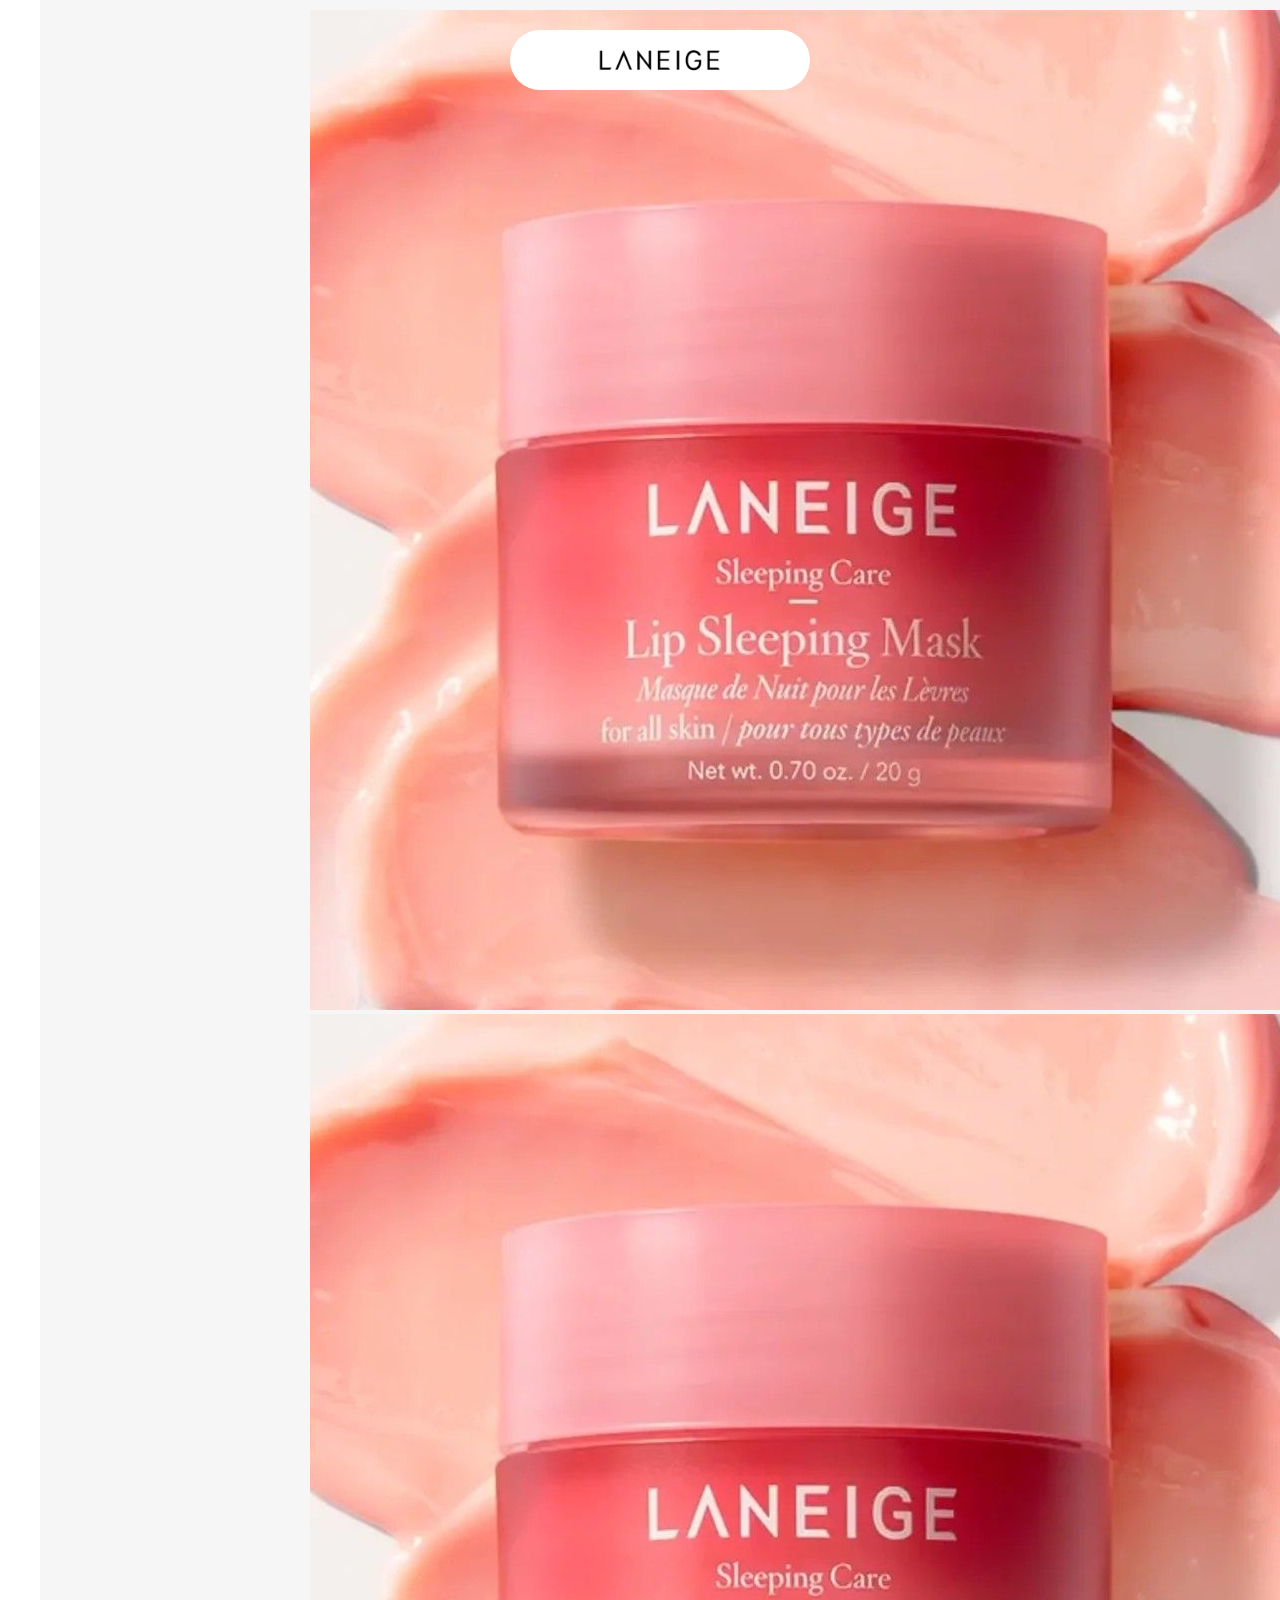
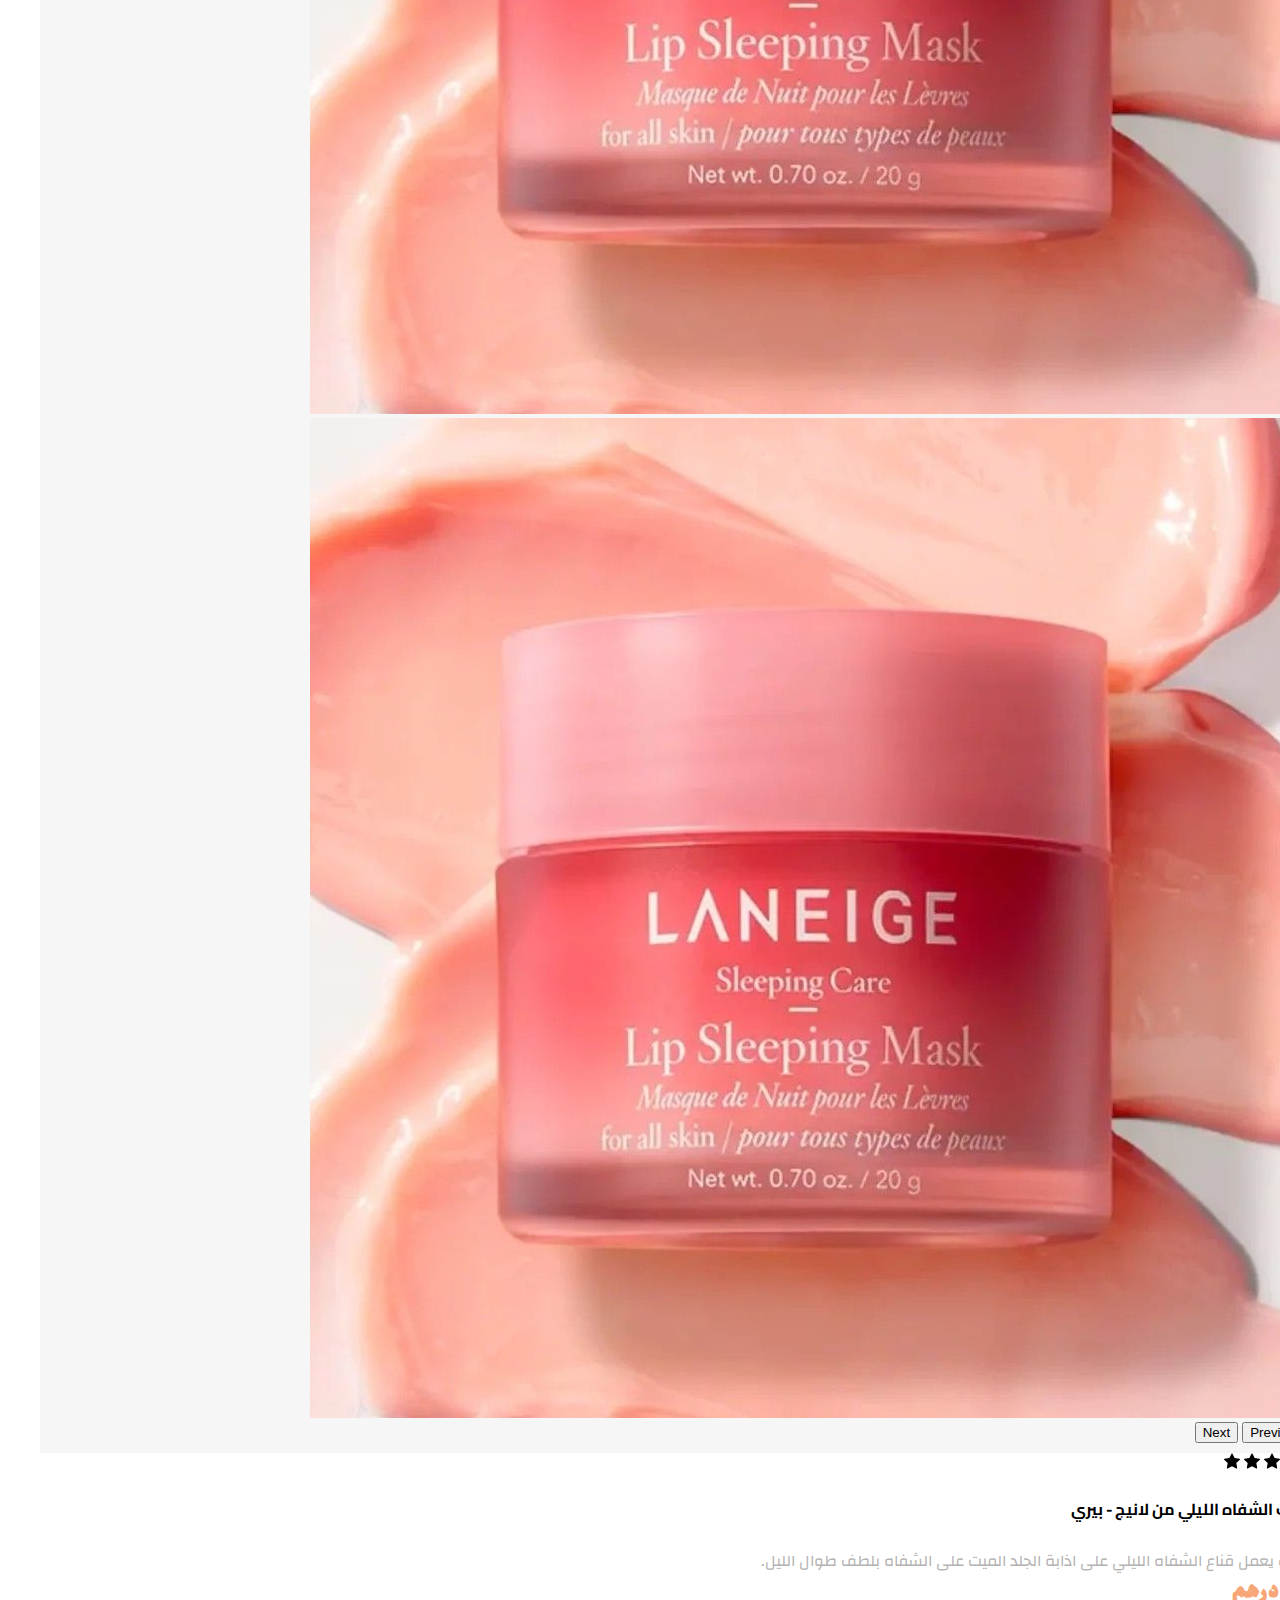
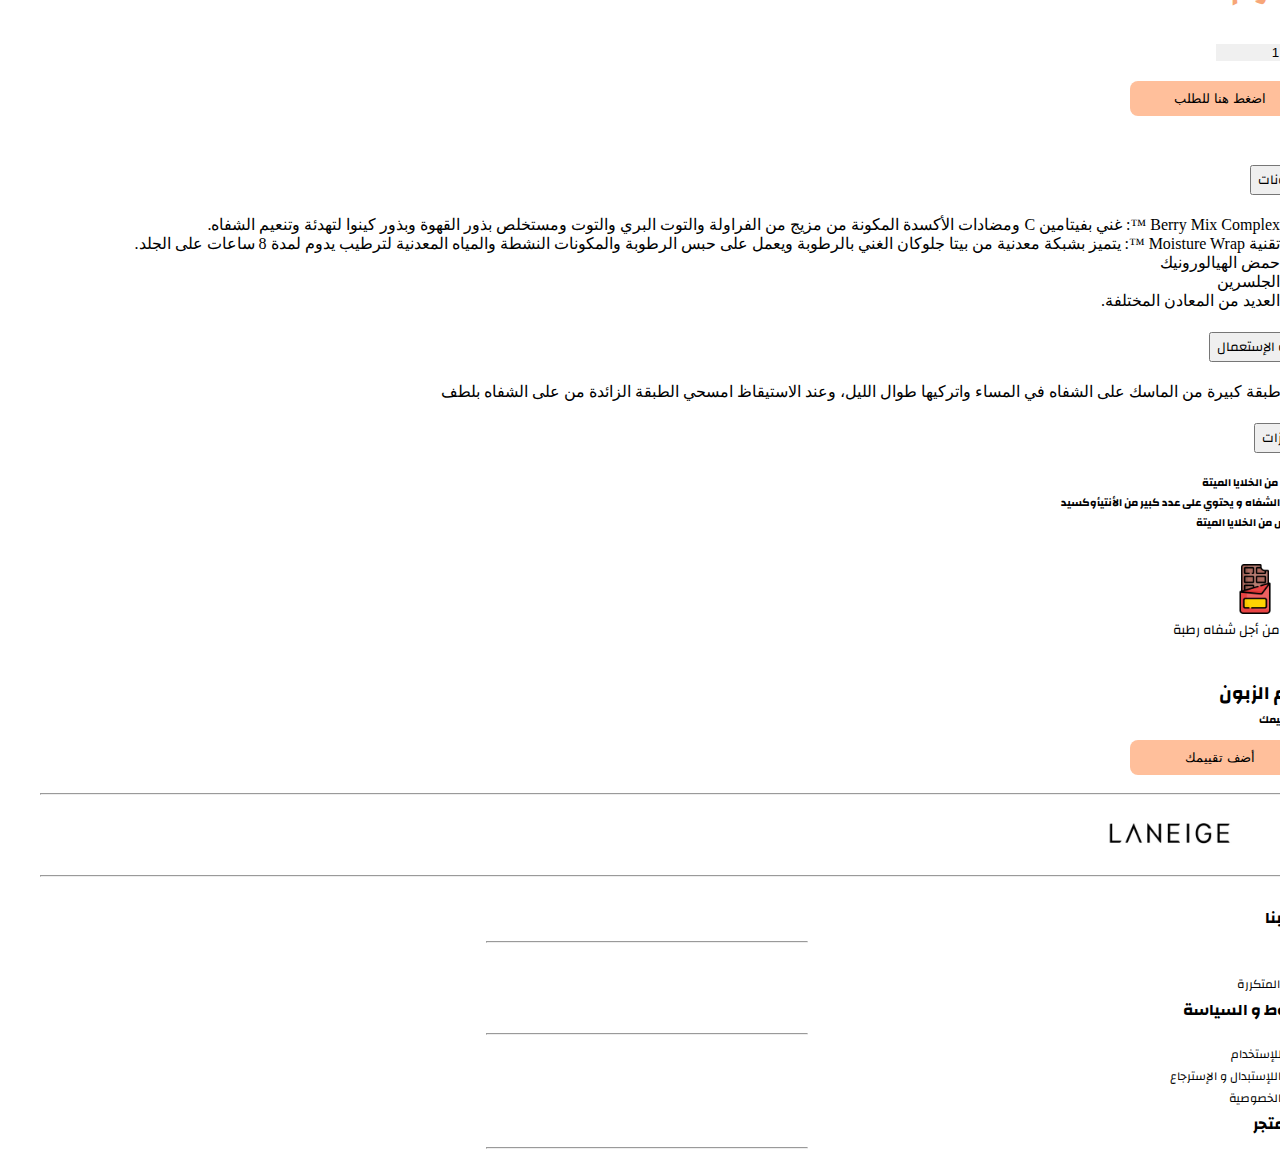
<file: fraise-product.html>
<!doctype html>
<html lang="ar" dir="rtl">
  <head>
    <meta charset="utf-8">
    <meta name="viewport" content="width=device-width, initial-scale=1">
    <title>Product details</title>
    <!--Css Stylesheet-->
    <link rel="stylesheet" href="product.css">
    <link rel="stylesheet" href="general.css">
    <link rel="stylesheet" href="header.css">
    <!--GOOGLE_FONTS-->
    <link rel="preconnect" href="https://fonts.googleapis.com">
    <link rel="preconnect" href="https://fonts.gstatic.com" crossorigin>
    <link href="https://fonts.googleapis.com/css2?family=Cairo&family=Changa&display=swap" rel="stylesheet">
    <link rel="preconnect" href="https://fonts.googleapis.com">
    <link rel="preconnect" href="https://fonts.gstatic.com" crossorigin>
    <link href="https://fonts.googleapis.com/css2?family=Jomhuria&display=swap" rel="stylesheet">
    <!--bootstrap-->
    <link href="https://cdn.jsdelivr.net/npm/bootstrap@5.3.0-alpha1/dist/css/bootstrap.min.css" rel="stylesheet" integrity="sha384-GLhlTQ8iRABdZLl6O3oVMWSktQOp6b7In1Zl3/Jr59b6EGGoI1aFkw7cmDA6j6gD" crossorigin="anonymous">
  </head>
  <body>
<!--header-->
<div class="HF-container">
  <div class="nav-container sticky-top shadow p-3 bg-body-tertiary white">
      <img src="Laneige.jpeg" class="logo"> 
  </div> </div>
  <!--product l_P -->
  <div class="d-flex flex-wrap container justify-content-between">
      <!--CAROUSEL-->
      <div class="  col-xs-12 col-sm-12 col-md-12 col-lg-6">
      <div id="carouselExample" class="carousel slide border rounded-3" style="padding:10px; background-color: rgba(211, 211, 211 , 0.2);">
        <div class="carousel-inner">
          <div class="carousel-item active">
            <img src="images/img2.jpeg" class=" d-block w-100 rounded-3">
          </div>
          <div class="carousel-item">
            <img src="images/img2.jpeg" class="d-block w-100 ">
          </div>
          <div class="carousel-item">
            <img src="images/img2.jpeg" class="d-block w-100 ">
          </div>
        </div>
        <button class="carousel-control-prev" type="button" data-bs-target="#carouselExample" data-bs-slide="prev">
          <span class="carousel-control-prev-icon" aria-hidden="true"></span>
          <span class="visually-hidden">Previous</span>
        </button>
        <button class="carousel-control-next" type="button" data-bs-target="#carouselExample" data-bs-slide="next">
          <span class="carousel-control-next-icon" aria-hidden="true"></span>
          <span class="visually-hidden">Next</span>
        </button>
      </div></div>

      <!--DESCRIPTION PRODUCT-->
      <!--CARD-->
      <div class="col col-xs-12 col-sm-12 col-md-12 col-lg-6 ">
        <div class="card w-100 border-0">
          <div class="card-body">
              <div class="d-flex align-items-start justify-content-between flex-row mr-0 " style="width:120px; margin-right:0px; margin-bottom:10px;">
              <img src="Icons/star-fill.svg"class="star">
              <img src="Icons/star-fill.svg" class="star">
              <img src="Icons/star-fill.svg" class="star">
              <img src="Icons/star-fill.svg" class="star">
              <img src="Icons/star-fill.svg" class="star">
            </div>
            <h4 class="card-title" style="font-family:Cairo">مرطب الشفاه الليلي من لانيج - بيري</h4>
            <p style="color:rgb(180, 178, 178)" class="card-text">مرطب  يعمل قناع الشفاه الليلي على اذابة الجلد الميت على الشفاه بلطف طوال الليل.</p>
      <h3 style="color:#f7a678; margin-bottom: 12px;font-family:'Jomhuria', cursive; font-size:35px;" class="text">222 درهم</h3>
            <div class="d-flex flex-row align-items-center justify-content-between">

             <DIV style=" border-radius:4px; width:100%"  class="container d-flex flex-row justify-content-between">
                         <h6>الكمية :</h6>
              <input  style="border:none; background-color:rgb(240,240,240); text-align:center; width:100px;" type="number" min="1" max="100" value="1">
            
             </DIV>
            </div>
            <button class=" btnform cta-btn container"onclick="window.location.href='formulaire.html';">اضغط هنا للطلب</button>
           </div>           
          </div>
   
<br>
           <!--Accordion: INGREDIENT , HOWITWORKS , BENEFITS-->
           <div class="accordion accordion-flush" id="accordionFlushExample">
            <div class="accordion-item">
              <h2 class="accordion-header">
                <button dir="rtl" class="accordion-button collapsed" type="button" data-bs-toggle="collapse" data-bs-target="#flush-collapseOne" aria-expanded="false" aria-controls="flush-collapseOne">
                  <P> المكونات</P> 
                </button>
              </h2>
              <div id="flush-collapseOne" class="accordion-collapse collapse" data-bs-parent="#accordionFlushExample">
                <div class="accordion-body">
                  <UL>
                    <LI>Berry Mix Complex ™: غني بفيتامين C ومضادات الأكسدة المكونة من مزيج من الفراولة والتوت البري والتوت ومستخلص بذور القهوة وبذور كينوا لتهدئة وتنعيم الشفاه.</LI>
                    <LI> تقنية Moisture Wrap ™: يتميز بشبكة معدنية من بيتا جلوكان الغني بالرطوبة ويعمل على حبس الرطوبة والمكونات النشطة والمياه المعدنية لترطيب يدوم لمدة 8 ساعات على الجلد.
                    </LI>
                    <LI> حمض الهيالورونيك</LI>
                    <LI> الجلسرين </LI>
                    <LI>  العديد  من المعادن المختلفة. </LI>
                  </UL>
                  
                </div>
              </div>
            </div>
            <div class="accordion-item">
              <h2 class="accordion-header">
                <button dir="rtl" class="accordion-button collapsed" type="button" data-bs-toggle="collapse" data-bs-target="#flush-collapseTwo" aria-expanded="false" aria-controls="flush-collapseTwo">
                <P> كيفية الإستعمال</P> 
                </button>
              </h2>
              <div id="flush-collapseTwo" class="accordion-collapse collapse" data-bs-parent="#accordionFlushExample">
                <div class="accordion-body">ضعي طبقة كبيرة من الماسك على الشفاه في المساء واتركيها طوال الليل، وعند الاستيقاظ امسحي الطبقة الزائدة من على الشفاه بلطف</div>
              </div>
            </div>
            <div class="accordion-item">
              <h2 class="accordion-header">
                <button  dir="rtl" class="accordion-button collapsed" type="button" data-bs-toggle="collapse" data-bs-target="#flush-collapseThree" aria-expanded="false" aria-controls="flush-collapseThree">
                  <P> المميزات</P> 
                </button>
              </h2>
              <div id="flush-collapseThree" class="accordion-collapse collapse" data-bs-parent="#accordionFlushExample">
                <div class="accordion-body">
                  <H6> ٠١   يتخلص من الخلايا الميتة </H6>
                  <H6>٠٢ يرطب الشفاه و يحتوي على عدد كبير من الأنتيأوكسيد  </H6>
                  <H6> ٠٣   يتخلص من الخلايا الميتة </H6>
                  
              </div>
              </div>
            </div>
          </div>
 </div></div>


<!--CARD ADDED-->
<div class="card text-white text-center p-15 border-right-0 border-left-0">
  <blockquote class="blockquote mb-0">
    <img src="chocolate.png" width="50px" height="50px" style="margin-top:15px;">
    <p style="color:#632a08;"></p>
    <footer class="blockquote-footer">
      <small><P>
       من أجل شفاه رطبة 
     </P> </small>
    </footer>
  </blockquote>
</div>
<br>

          <!--clients-opinion-->
          <div class="container-rating container d-flex flex-column align-items-center justify-content-center">
          <h3>تقييم الزبون</h3>
          <h6>أضف تقييمك</h6>
          <!--stars rating-->
     
          <!--button AO-->
          <button class="cta-btn">أضف تقييمك</button>
          </div>

    

          <hr style="color:rgb(164, 163, 163)">
          <div class="d-flex align-items-center justify-content-center container">
          <img src="Laneige.jpeg" class="logo"> </div>
          <hr style="color:rgb(164, 163, 163)">
          <div class="container text-center">
            <br>
            <div class="row">
              <div class="col col-md-4 col-xs-12 ">
                <div class="text text-center mb-0 p-0" style="font-weight:bold">اتصل بنا</div>
                <hr width="25%" class="sm-line">
              
                <div>
                  <p style="font-size:12px">اتصل بنا</p>
                  <p style="font-size:12px">الأسئلة المتكررة</p>
                </div>
              </div>
              <div class="col col-xs-12 col-md-4">
                <div class= "text-center text" style="font-weight:bold">الشروط و السياسة</div>
                <hr width="25%" class="sm-line">
                <div>
                <P style="font-size:12px">شروط اللإستخدام</P>
                <p style="font-size:12px">سياسة اللإستبدال و الإسترجاع </p>
                <p style="font-size:12px">سياسة الخصوصية</p>
              </div>
              </div>
              <div class="col col-xs-12 col-md-4 text" style="font-weight:bold">
                عن المتجر
                <hr width="25%" class="sm-line">
              </div>
            </div>
          </div>
  <script src="https://cdn.jsdelivr.net/npm/bootstrap@5.3.0-alpha1/dist/js/bootstrap.bundle.min.js" integrity="sha384-w76AqPfDkMBDXo30jS1Sgez6pr3x5MlQ1ZAGC+nuZB+EYdgRZgiwxhTBTkF7CXvN" crossorigin="anonymous"></script>
  </body>
</html>
</file>
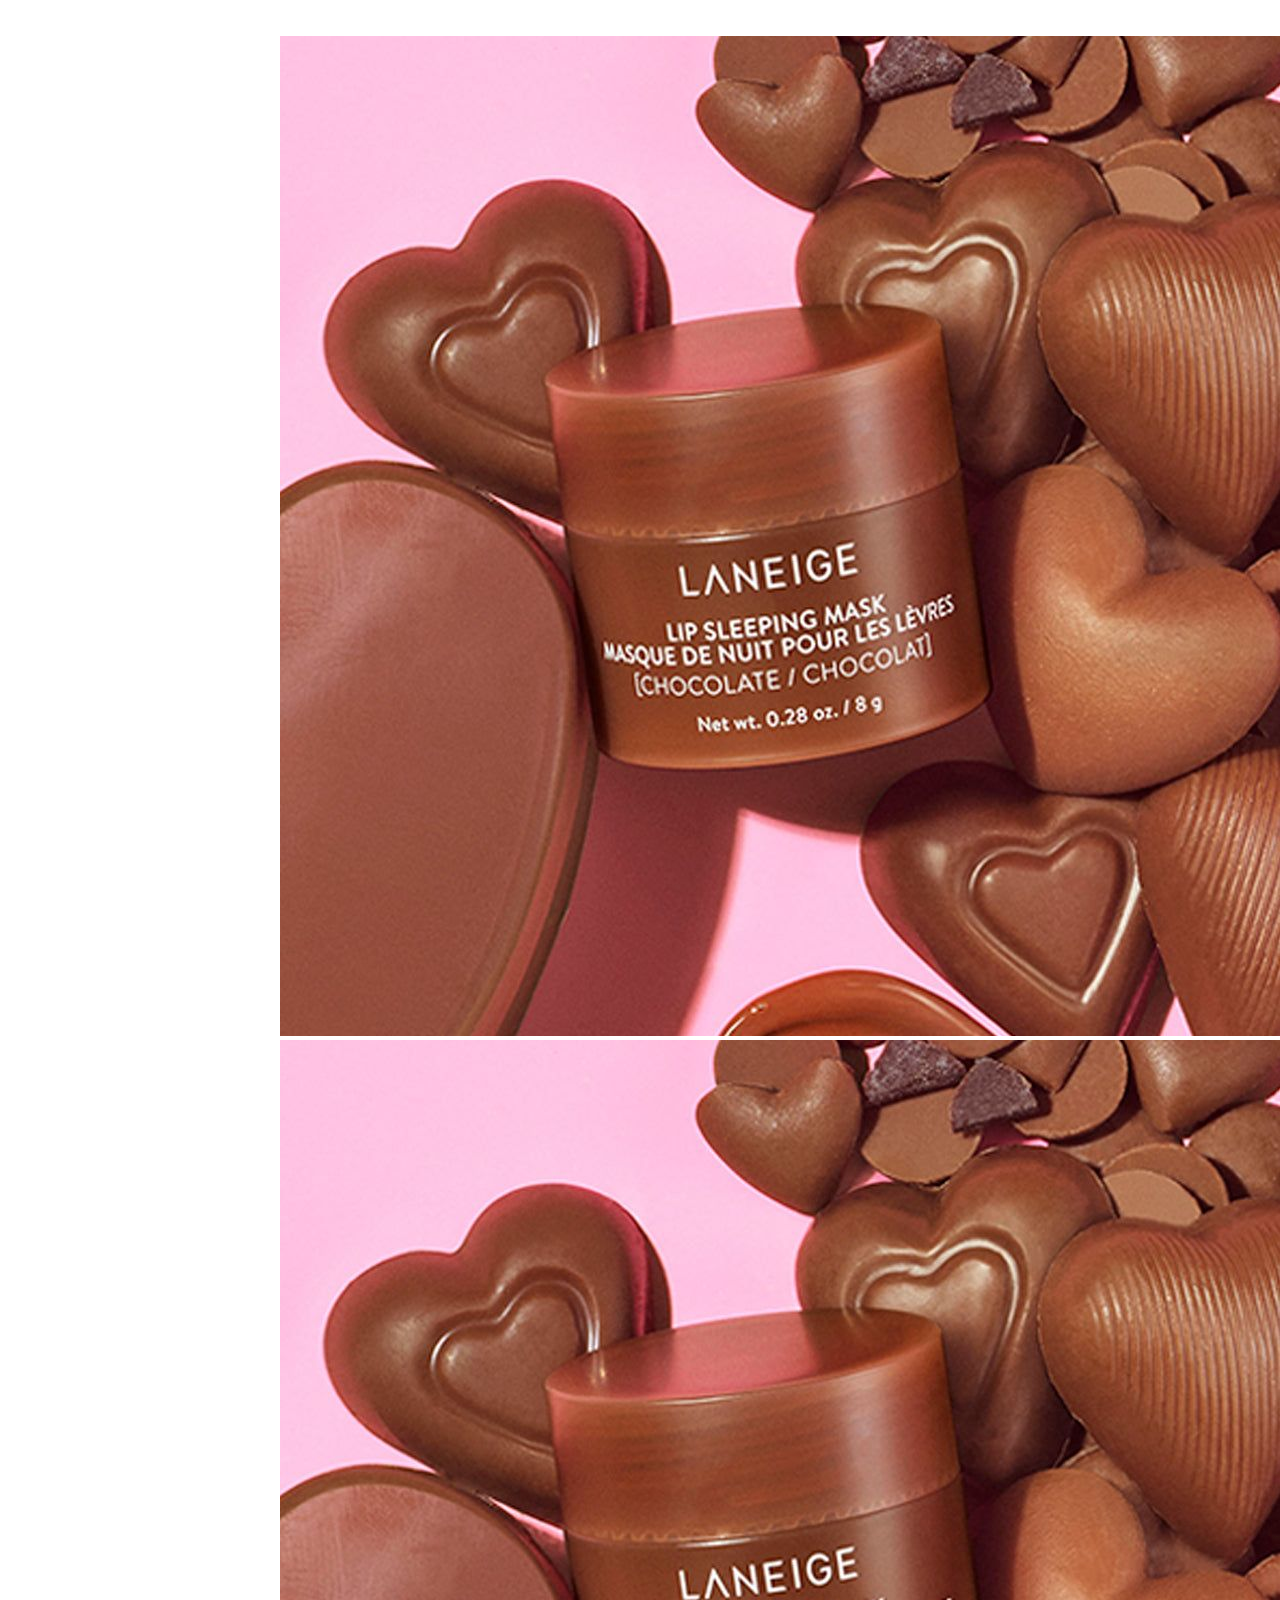
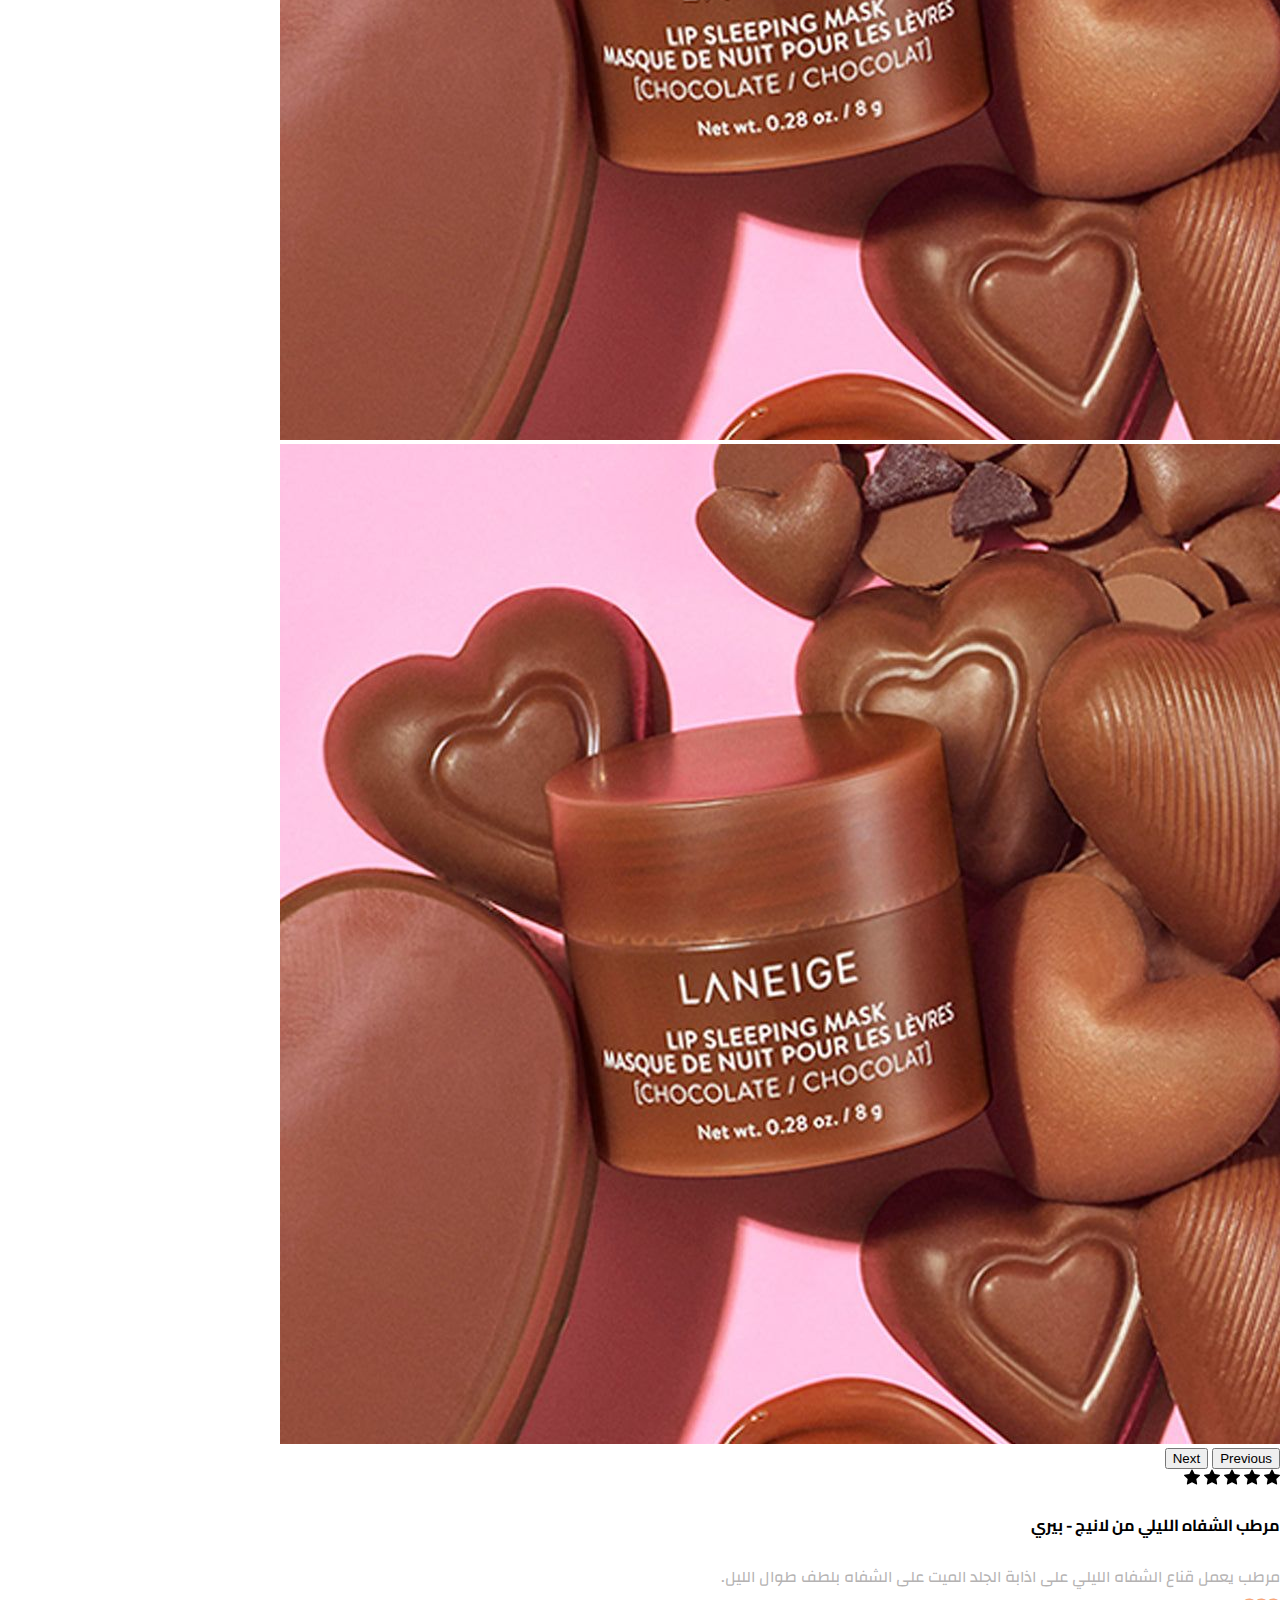
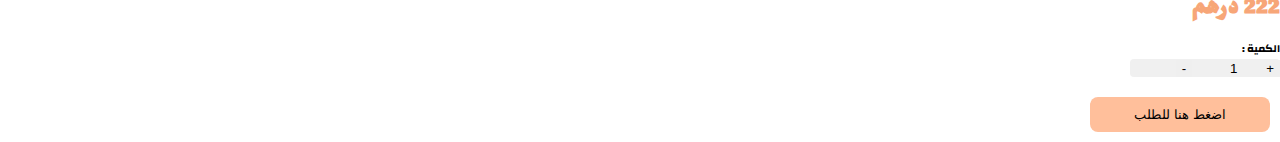
<file: test.html>
<!DOCTYPE html>
<html lang="ar" dir="rtl">
    <head>
        <meta charset="utf-8">
        <meta name="viewport" content="width=device-width, initial-scale=1">
        <title>Product details</title>
        <!--Css Stylesheet-->
        <link rel="stylesheet" href="product.css">
        <link rel="stylesheet" href="general.css">
        <link rel="stylesheet" href="header.css">
        <!--GOOGLE_FONTS-->
        <link rel="preconnect" href="https://fonts.googleapis.com">
        <link rel="preconnect" href="https://fonts.gstatic.com" crossorigin>
        <link href="https://fonts.googleapis.com/css2?family=Cairo&family=Changa&display=swap" rel="stylesheet">
        <link rel="preconnect" href="https://fonts.googleapis.com">
        <link rel="preconnect" href="https://fonts.gstatic.com" crossorigin>
        <link href="https://fonts.googleapis.com/css2?family=Jomhuria&display=swap" rel="stylesheet">
        <!--bootstrap-->
        <link href="https://cdn.jsdelivr.net/npm/bootstrap@5.3.0-alpha1/dist/css/bootstrap.min.css" rel="stylesheet" integrity="sha384-GLhlTQ8iRABdZLl6O3oVMWSktQOp6b7In1Zl3/Jr59b6EGGoI1aFkw7cmDA6j6gD" crossorigin="anonymous">
      </head>
<body>
    <br>
    <br>
    <div>
    <div class="d-flex flex-wrap  container">
        <div class=" col-xs-12 col-lg-6 col-sm-6 col-md-6">
            <div id="carouselExample" class="carousel slide ">
              <div class="carousel-inner">
                <div class="carousel-item active">
                  <img src="images/1.jpg" class=" d-block w-100 rounded-3">
                </div>
                <div class="carousel-item">
                  <img src="images/1.jpg" class="d-block w-100 ">
                </div>
                <div class="carousel-item">
                  <img src="images/1.jpg" class="d-block w-100 ">
                </div>
              </div>
              <button class="carousel-control-prev" type="button" data-bs-target="#carouselExample" data-bs-slide="prev">
                <span class="carousel-control-prev-icon" aria-hidden="true"></span>
                <span class="visually-hidden">Previous</span>
              </button>
              <button class="carousel-control-next" type="button" data-bs-target="#carouselExample" data-bs-slide="next">
                <span class="carousel-control-next-icon" aria-hidden="true"></span>
                <span class="visually-hidden">Next</span>
              </button>  </div> 
            </div> 
              <div class="col col-xs-12 col-sm-6 col-md-6 ">
                <div class="card w-100">
                  <div class="card-body">
                      <div class="d-flex align-items-start justify-content-between flex-row mr-0 " style="width:120px; margin-right:0px; margin-bottom:10px;">
                      <img src="Icons/star-fill.svg"class="star">
                      <img src="Icons/star-fill.svg" class="star">
                      <img src="Icons/star-fill.svg" class="star">
                      <img src="Icons/star-fill.svg" class="star">
                      <img src="Icons/star-fill.svg" class="star">
                    </div>
                    <h4 class="card-title" style="font-family:Cairo">مرطب الشفاه الليلي من لانيج - بيري</h4>
                    <p style="color:rgb(180, 178, 178)" class="card-text">مرطب  يعمل قناع الشفاه الليلي على اذابة الجلد الميت على الشفاه بلطف طوال الليل.</p>
              <h3 style="color:#f7a678; margin-bottom: 12px;font-family:'Jomhuria', cursive; font-size:35px;" class="text">222 درهم</h3>
                    <div class="d-flex flex-row align-items-center justify-content-between">
                      <h6>الكمية :</h6>
                     <DIV style="background-color:rgb(240,240,240); border-radius:4px; width:150px"  class="container">
                      <button style="border:none;" name="add">+</button>
                      <input  style="border:none; background-color:rgb(240,240,240); text-align:center;" type="number" min="1" max="100" value="1">
                      <button style="border:none;" name="remove">-</button>
                     </DIV>
                    </div>
                    <button class=" btnform cta-btn container"onclick="window.location.href='formulaire.html';">اضغط هنا للطلب</button>
                   </div>           
                  </div>
            </div>
          
          

    </div>
  




</body>
</html>
</file>
<file: product.css>
.s{
    margin-top:20px;
    margin-left:0px;
}
.card{
    display:flex;
    flex-direction:row;
}
Label{
    visibility:hidden;
}
.list-sp{
margin:10px;
}
.sm-line{
margin-right:40%;
color: hsl(22, 98%, 49%);
margin-top:8px;
}

/*img & icons*/
.logo{
    width:300px;
    height:60px;
    border-radius:30px;
}
.img-hiw{
    margin:15px;
    width:150px;
    height:125p;
}
.img-des-product{
height:300px;
width:300px;
}

/*button*/
.cta-btn , .fcta-btn{
    background-color: #FFBF9B;
    color:black;
    border-radius:8px;
    border:NONE;
    margin:10px;
    padding:10px;
    padding-right:5px;
    padding-left:5px;
    width:180px;
}
.fcta-btn{
    margin-right:30px;
}
.cta-btn:hover , .fcta-btn:hover{
    color:#FFBF9B;
    background-color:rgba(0, 0, 0, 0.6);
   
    }
.btnform{
    margin-top:20px;
}
/*Containers*/
.F-container{
    display:flex;
    flex-direction:row;
    justify-content: center;
    align-items:center;
    position:sticky;
    gap: 5px;
    bottom: 0;
    left:0;
    right:0;
    background-color: white;
    z-index: 100;
    box-shadow: 5px 5px 6px rgba(0,0,0,0.6);}
.pd-container{
    display:flex;
    flex-direction:column;
    justify-content:center;
    align-items:center;
    font-family: 'Oswald', sans-serif;
    margin-top:30px;
  }
  .form{
    display: flex;
    flex-direction:row;
    align-items:center;
    justify-content:center;
    padding: 20px;
}
/* quantity */
.quantity-right-plus{
border-radius:5px;
background-color: lightgray;
position:relative;
opacity:0.8;
color:black;
cursor:pointer;
}

.quantity-left-minus{
    border-radius:5px;
    background-color: lightgray;
    opacity:0.8;
    color:black;
    cursor:pointer;
    position:relative;
    }

.quantity{
  width:50px;
}


.pst{
    position:absolute;
    left:50%;
    top:0%;
   
}
</file>
<file: header.css>
.nav-container{
    display:flex;
    flex-direction:row;
    z-index:100;
    width:100%;
    height:80px;
    align-items: center;
    justify-content: center;
    position:absolute;
    margin-bottom:10px;
    padding:20px;
    margin-left:0px;
}
body{
    padding:0px;
    position: relative;
    margin:0px;
}

h1 , h6 ,h3, h5, p, .text{
    margin:0px;
    padding:0px;
    font-family: 'Changa', sans-serif;
}
</file>
<file: general.css>
.logo{
    width:300px;
    height:60px;
    border-radius:30px;
}

.Title{
    margin:20px;
    padding:0px;
    width:400px;
    text-align:center;
    font-family: 'Cairo', sans-serif;
    }

    .sm-line{
    margin-right:40%;
    color: hsl(22, 98%, 49%);
    margin-top:8px;
    }

/*Containers*/
.HF-container{
    display:flex;
    flex-direction:column;
    justify-content:space-between;
    position:sticky;
    right:0;
    top:0;
    left:0;  
    z-index: 100;
}
.accordion-button::after {
    margin-left:0!important;
    margin-right:auto;
  }
</file>
